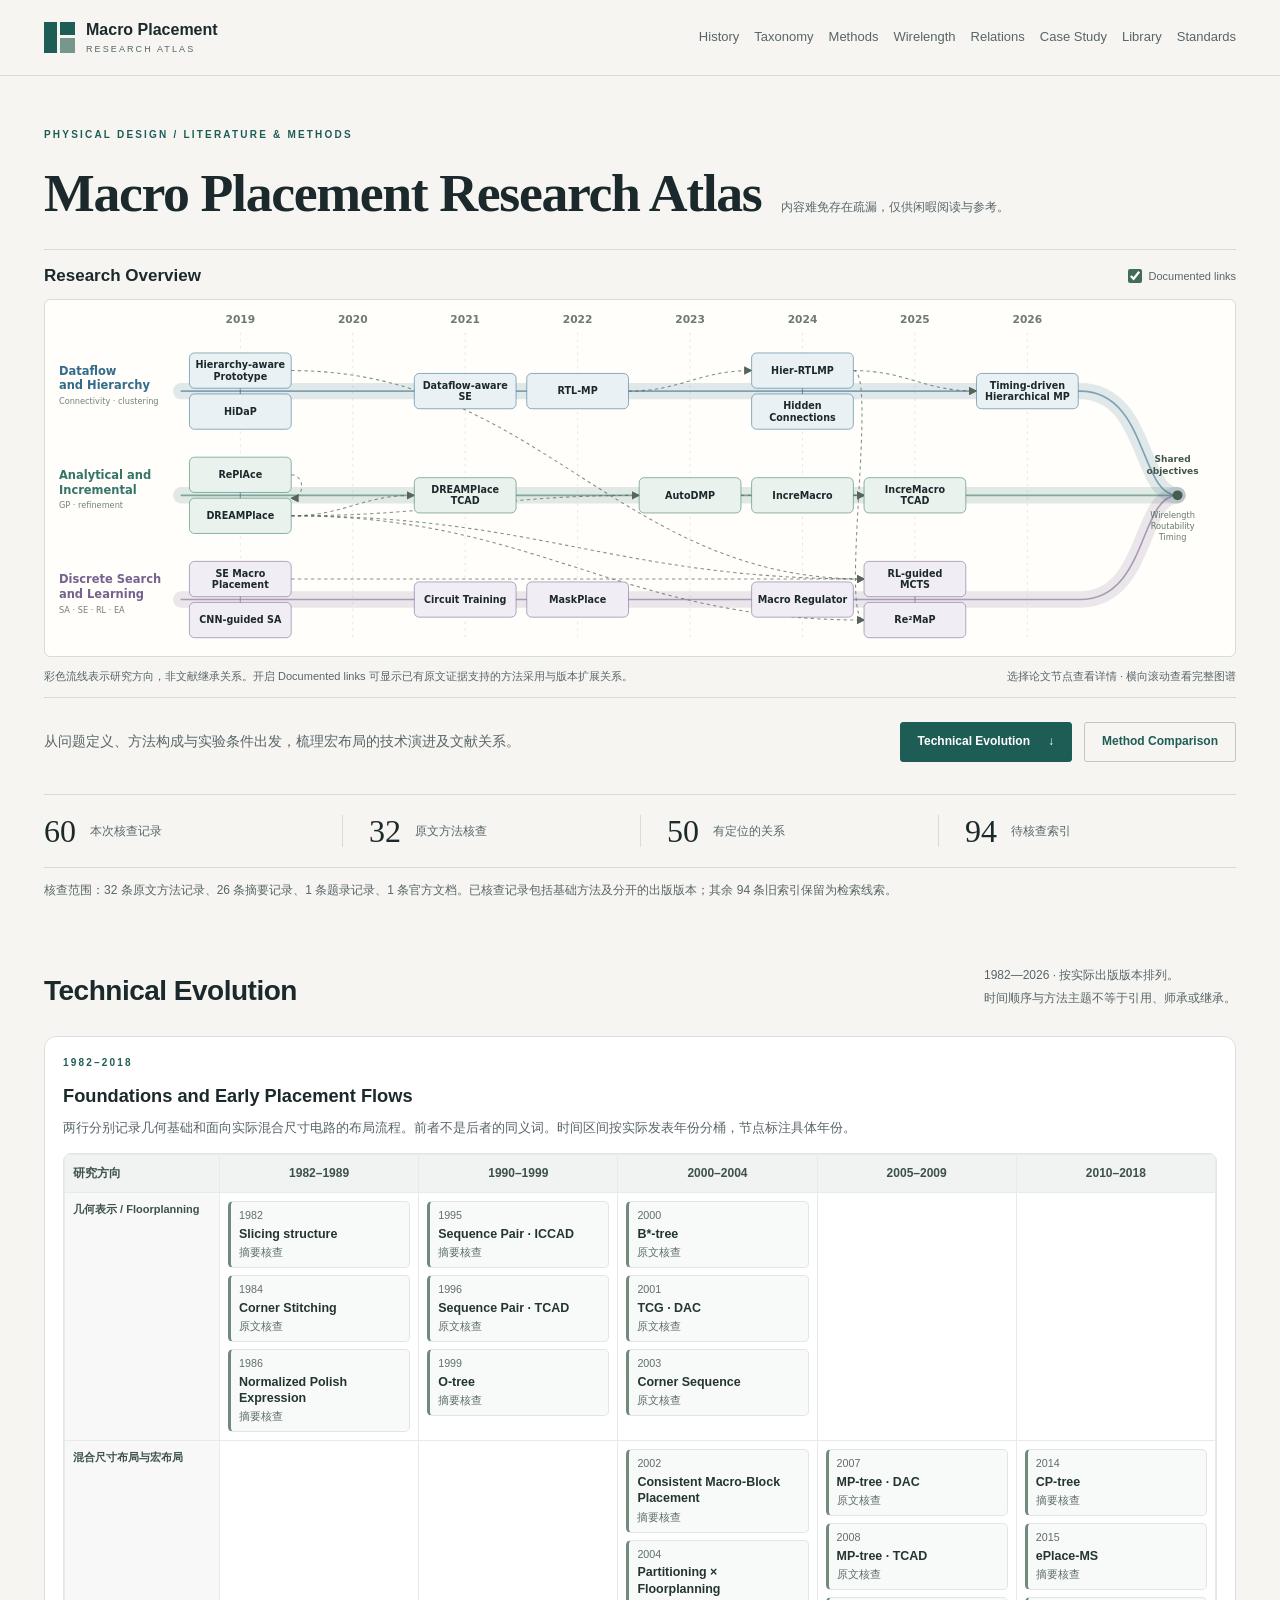
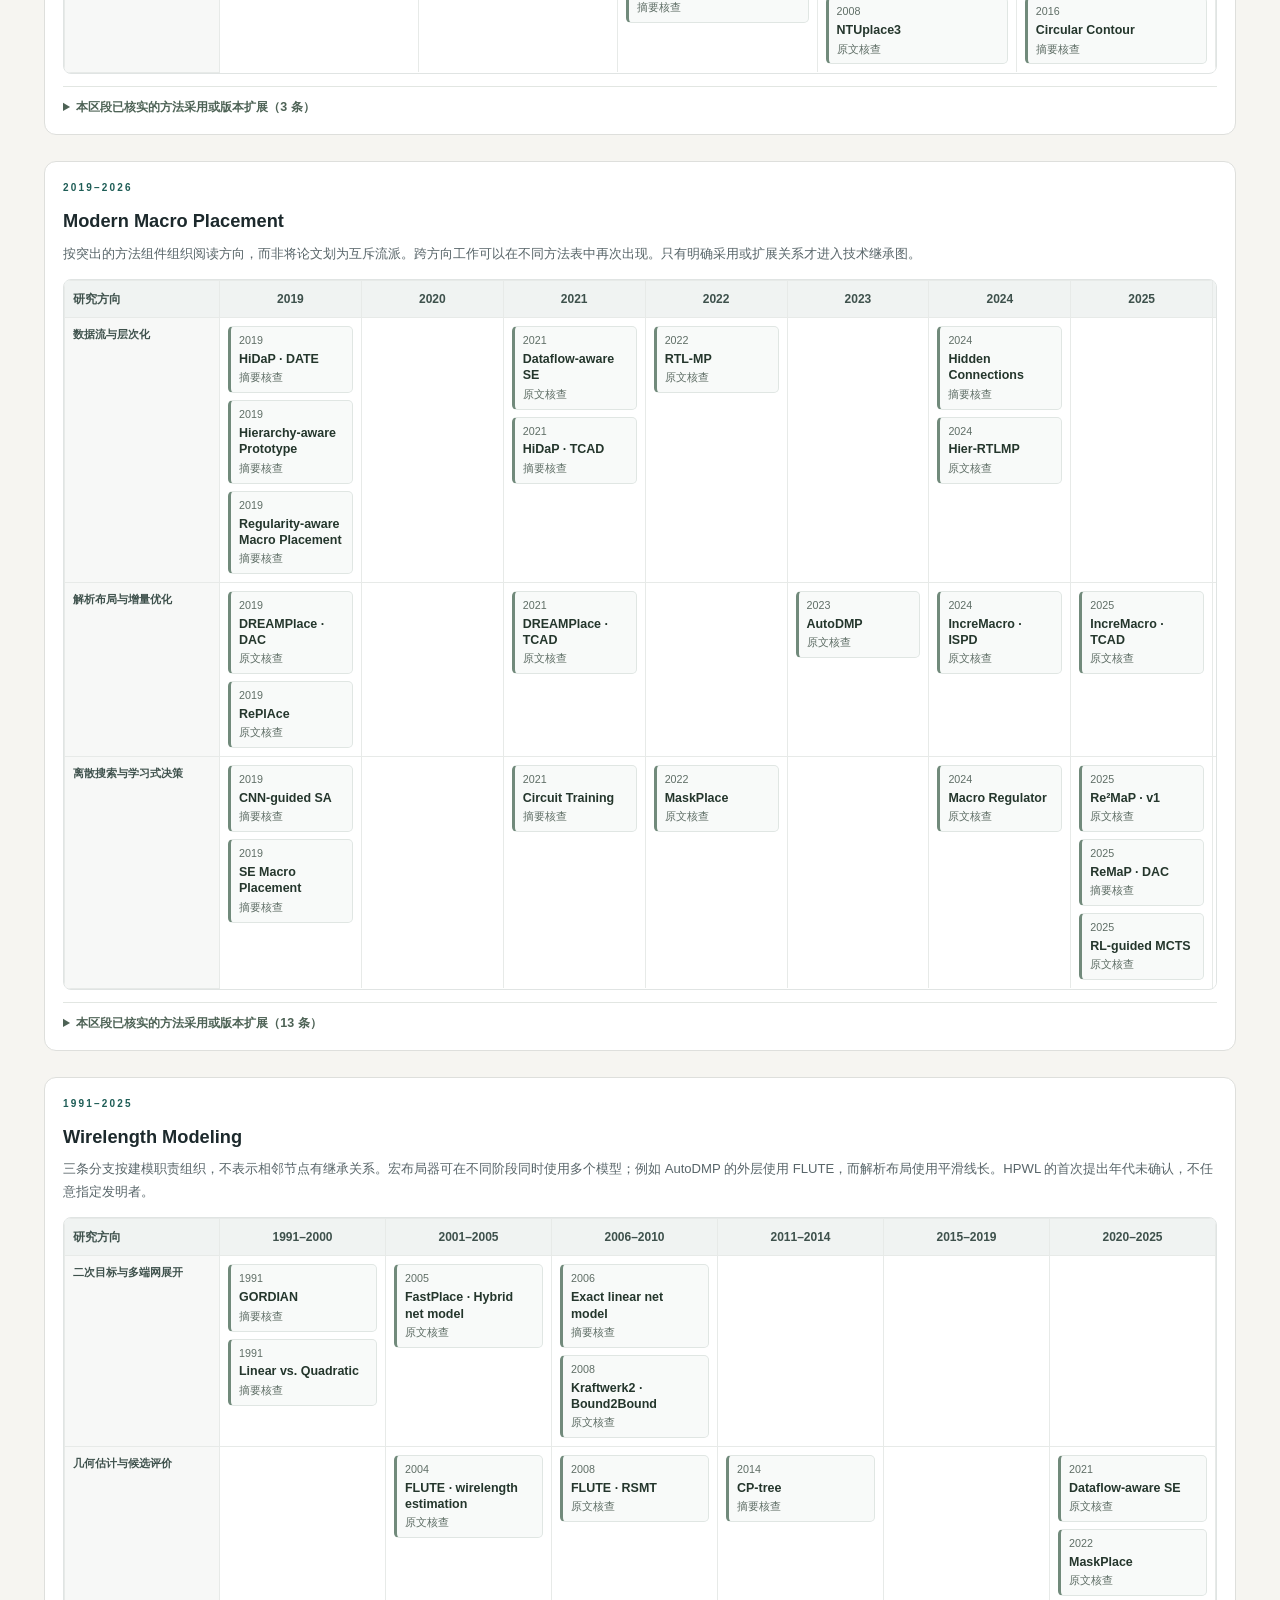
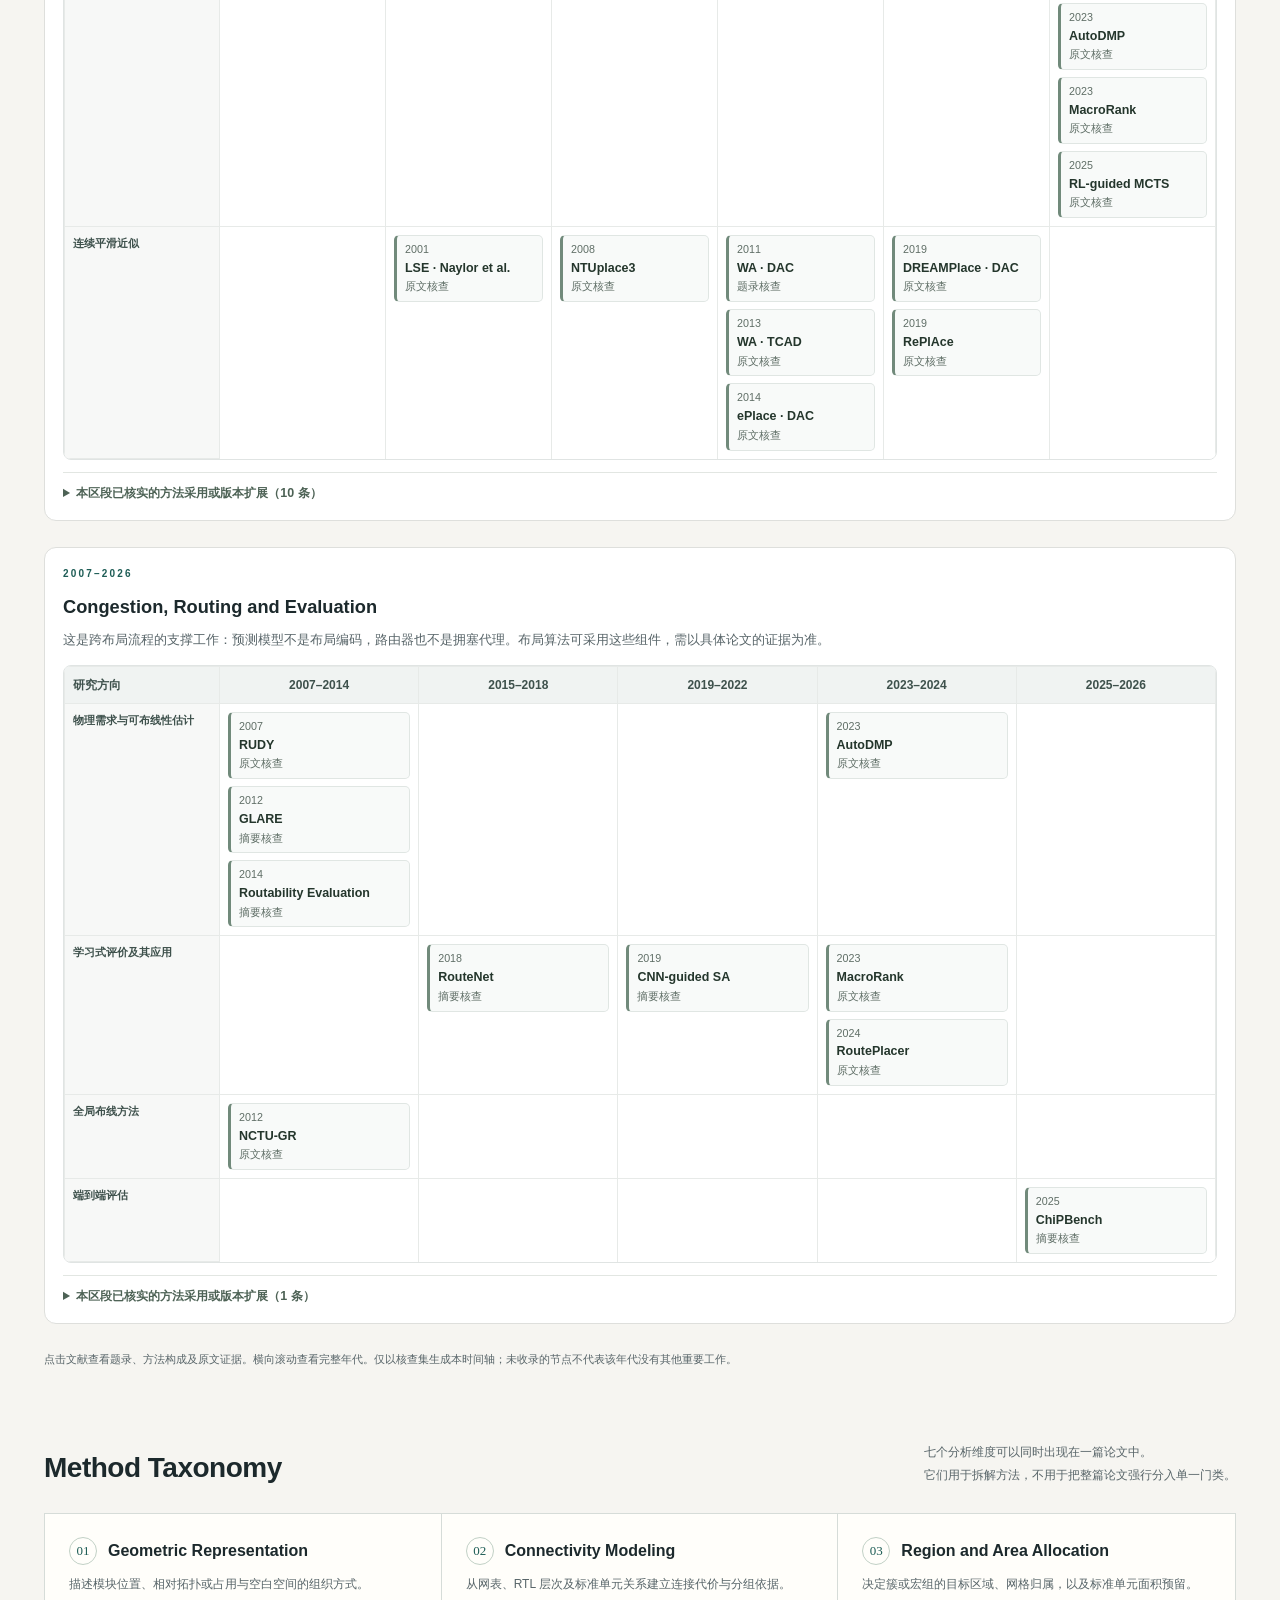
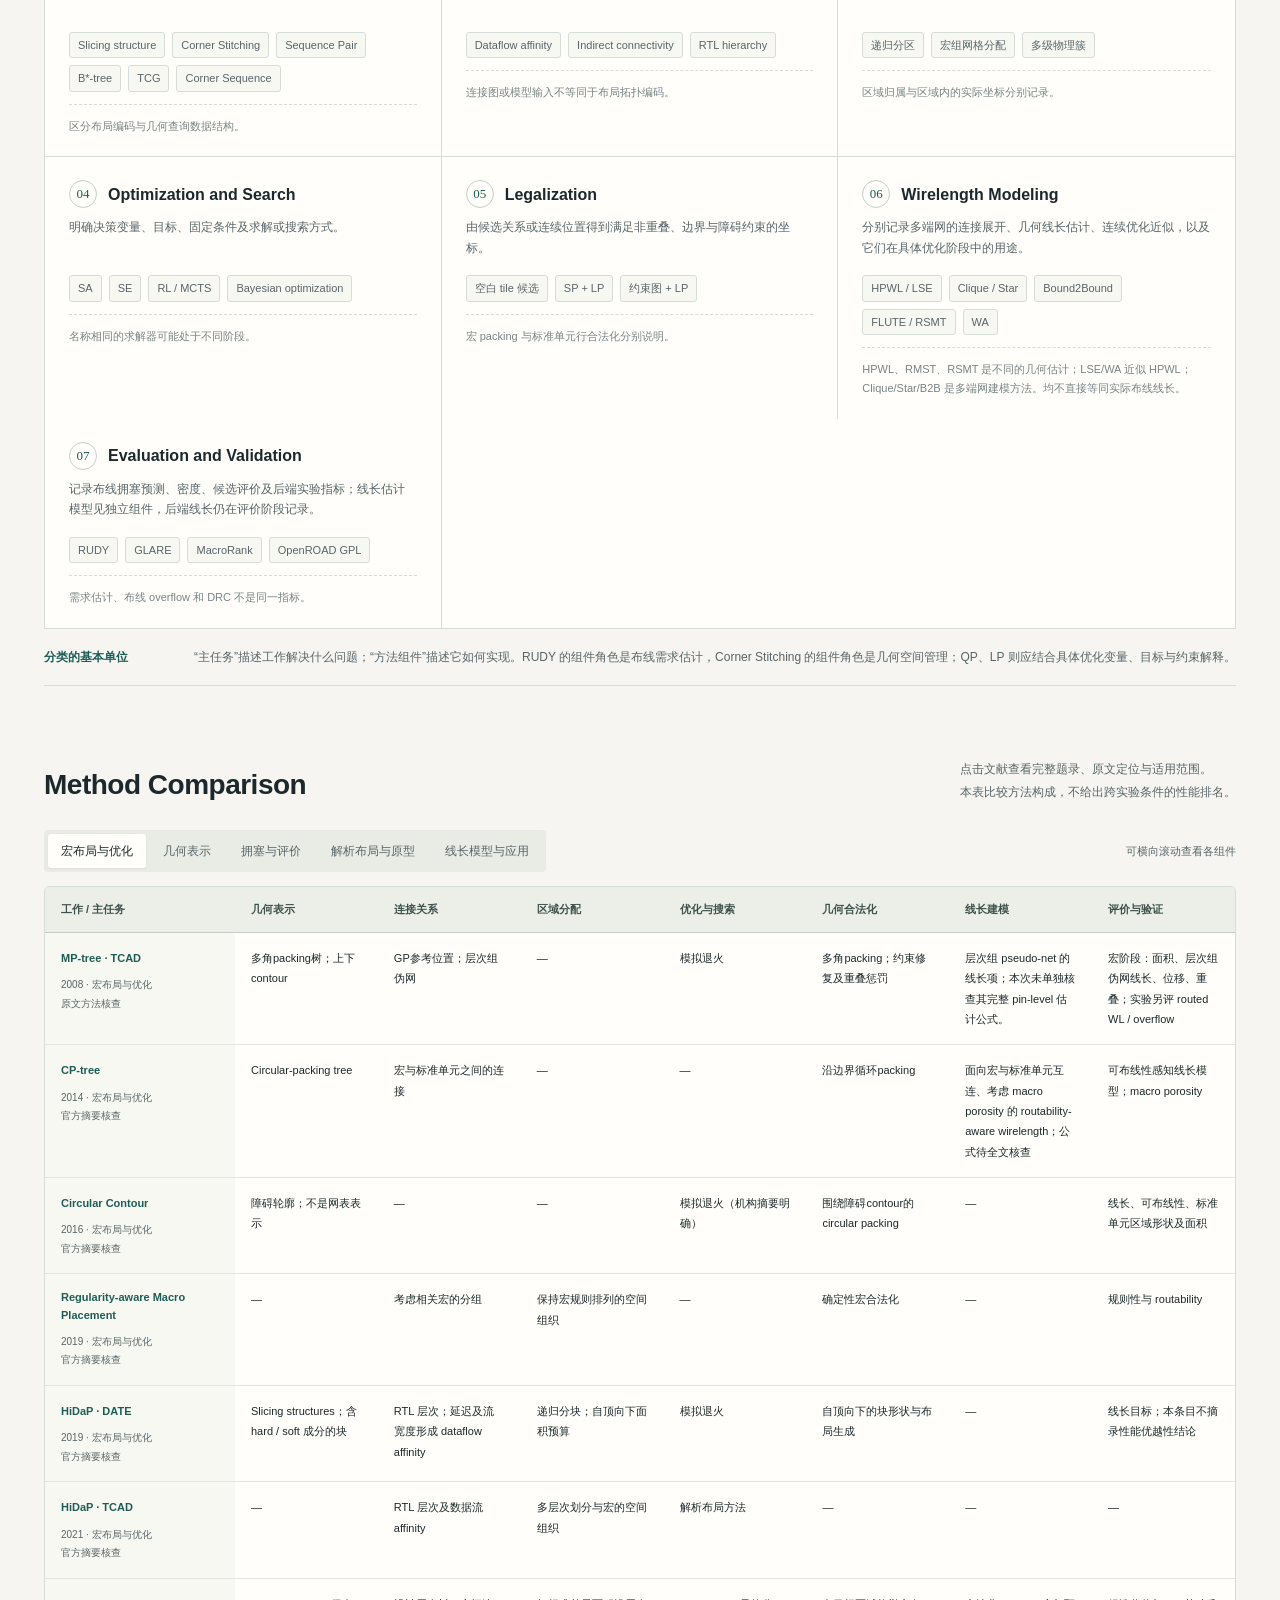
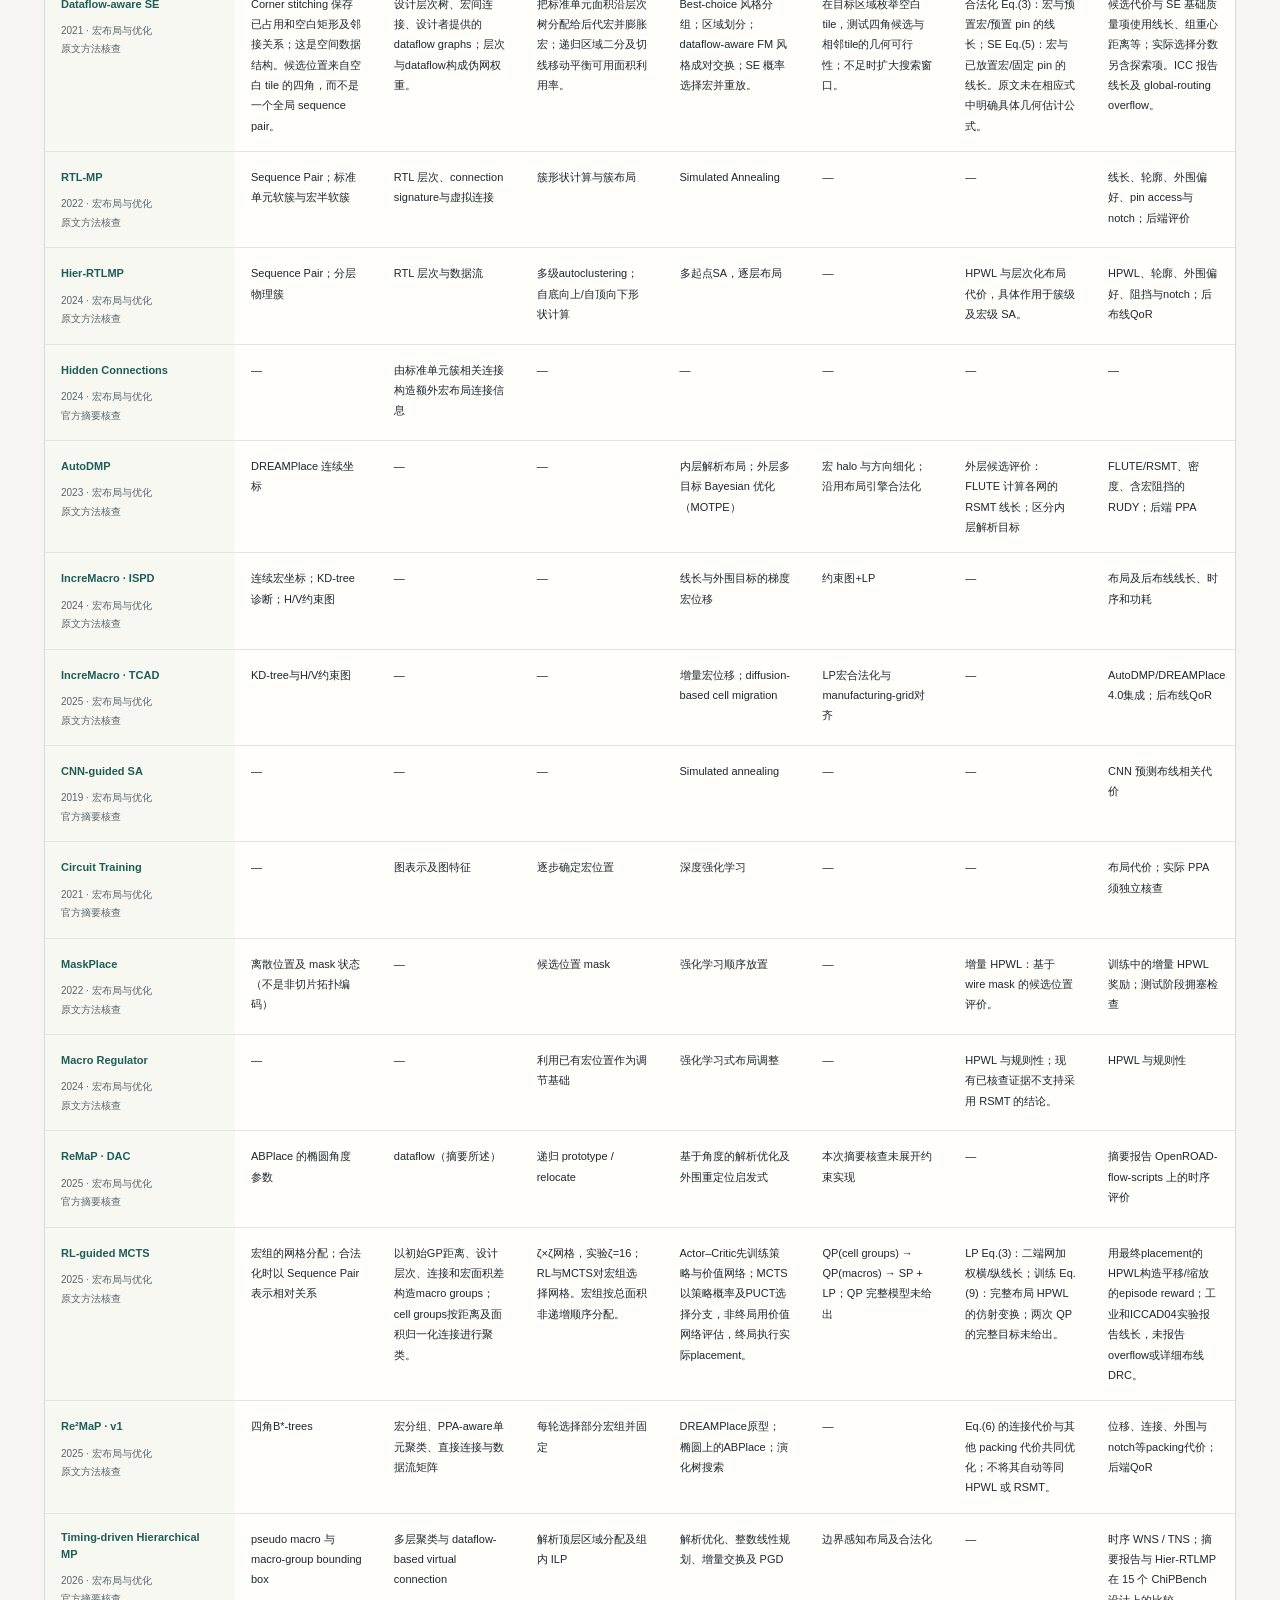
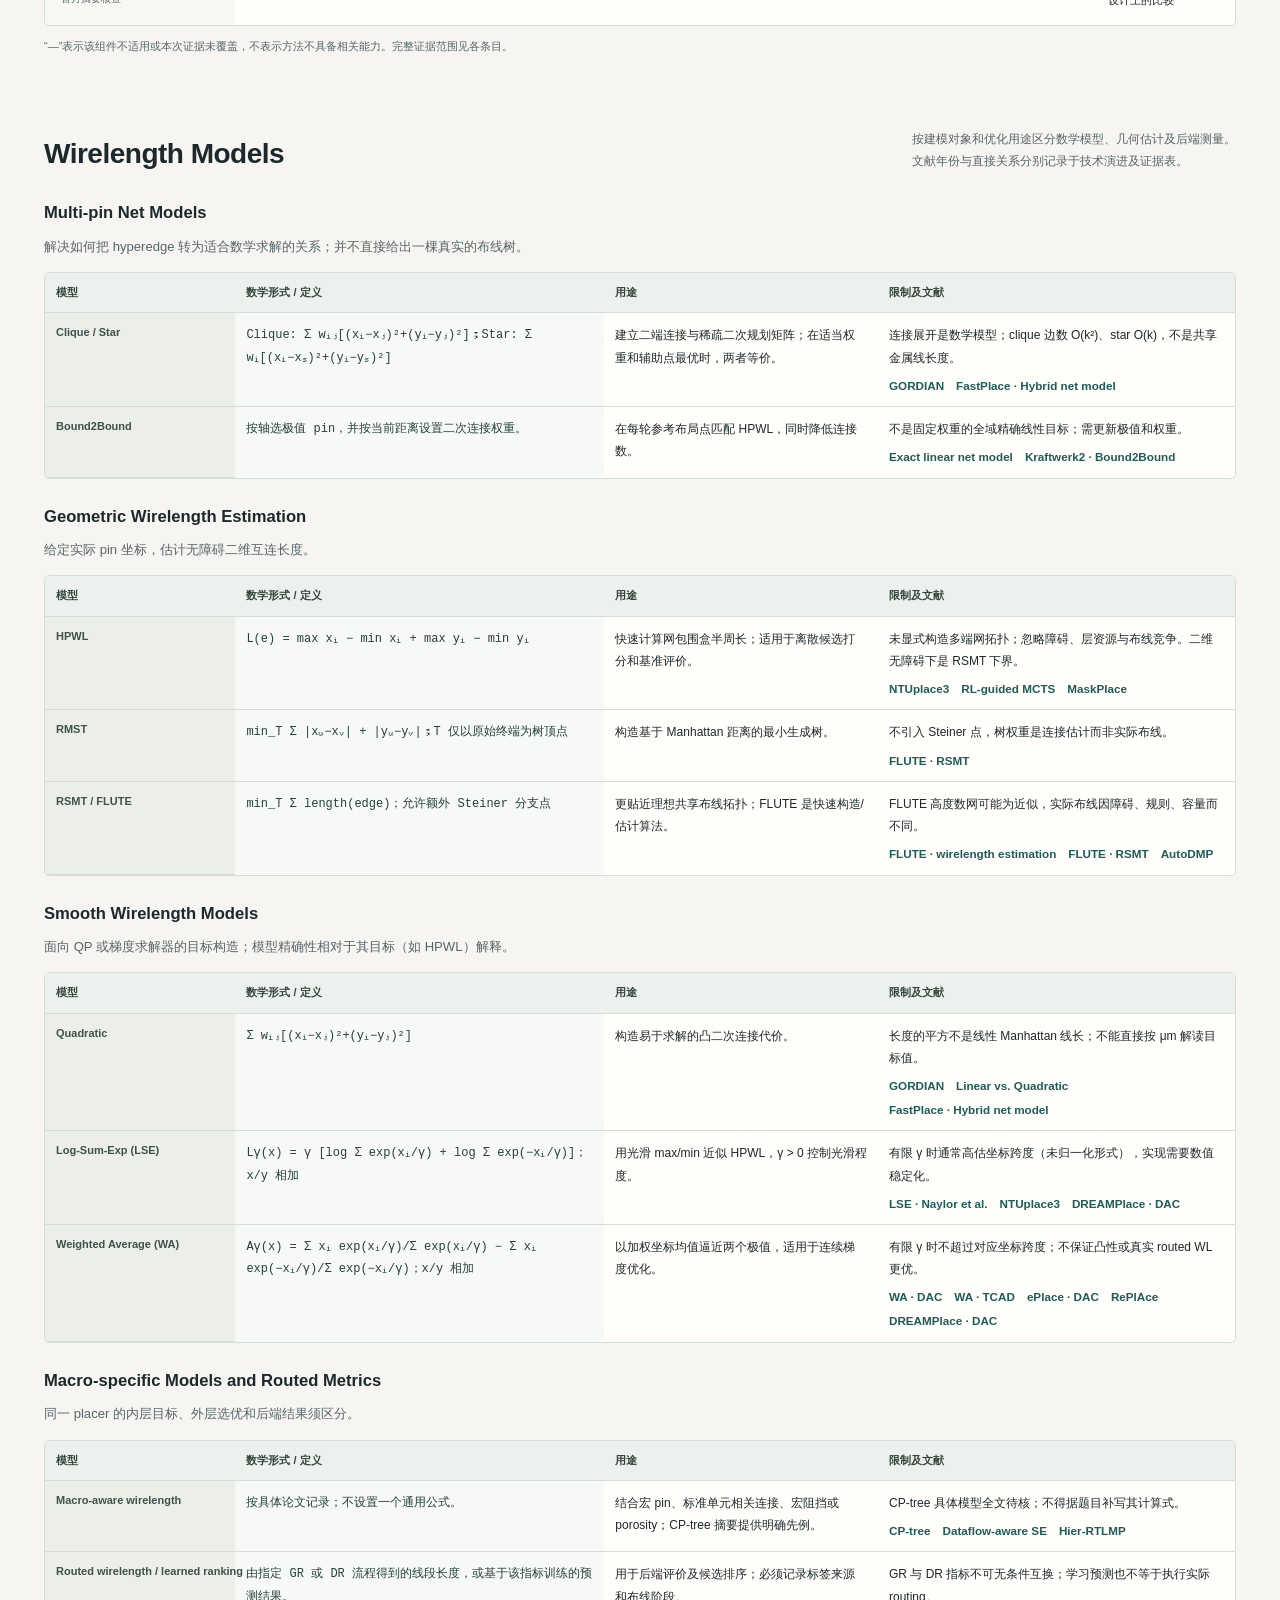
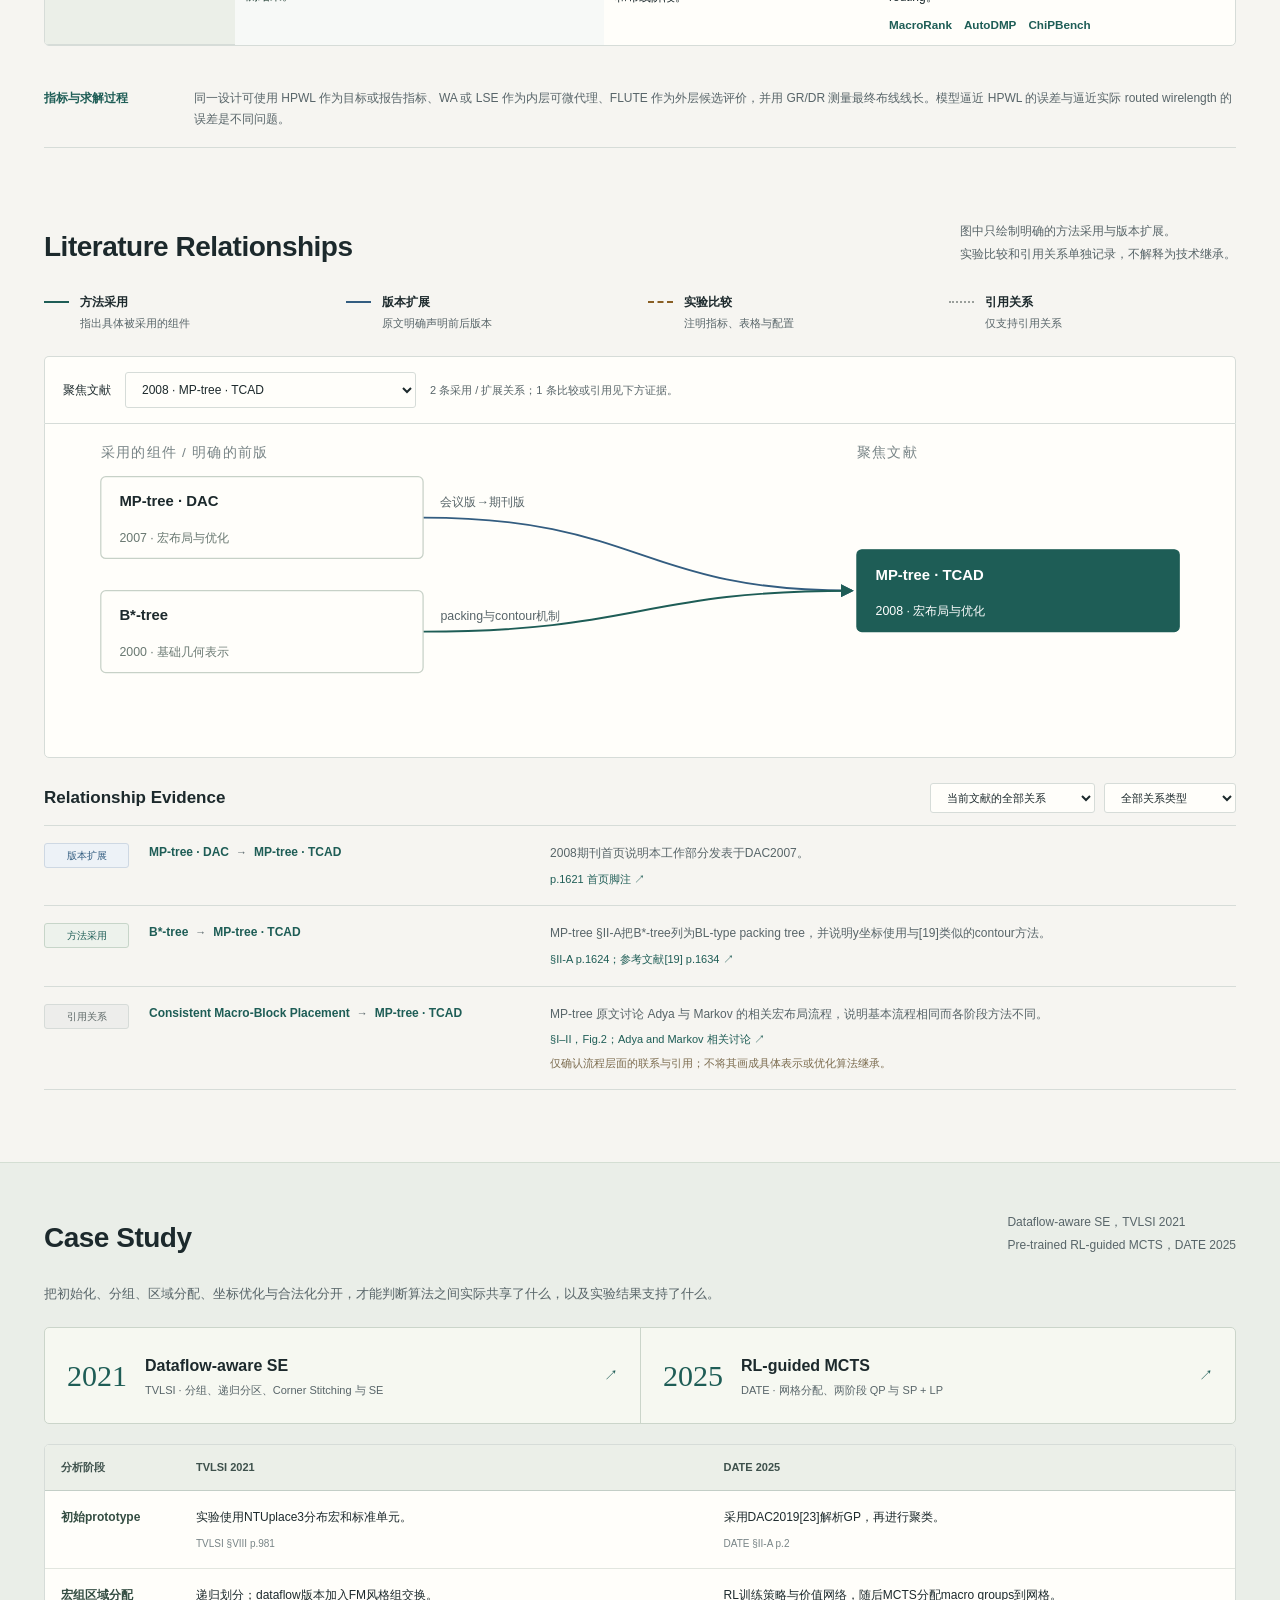
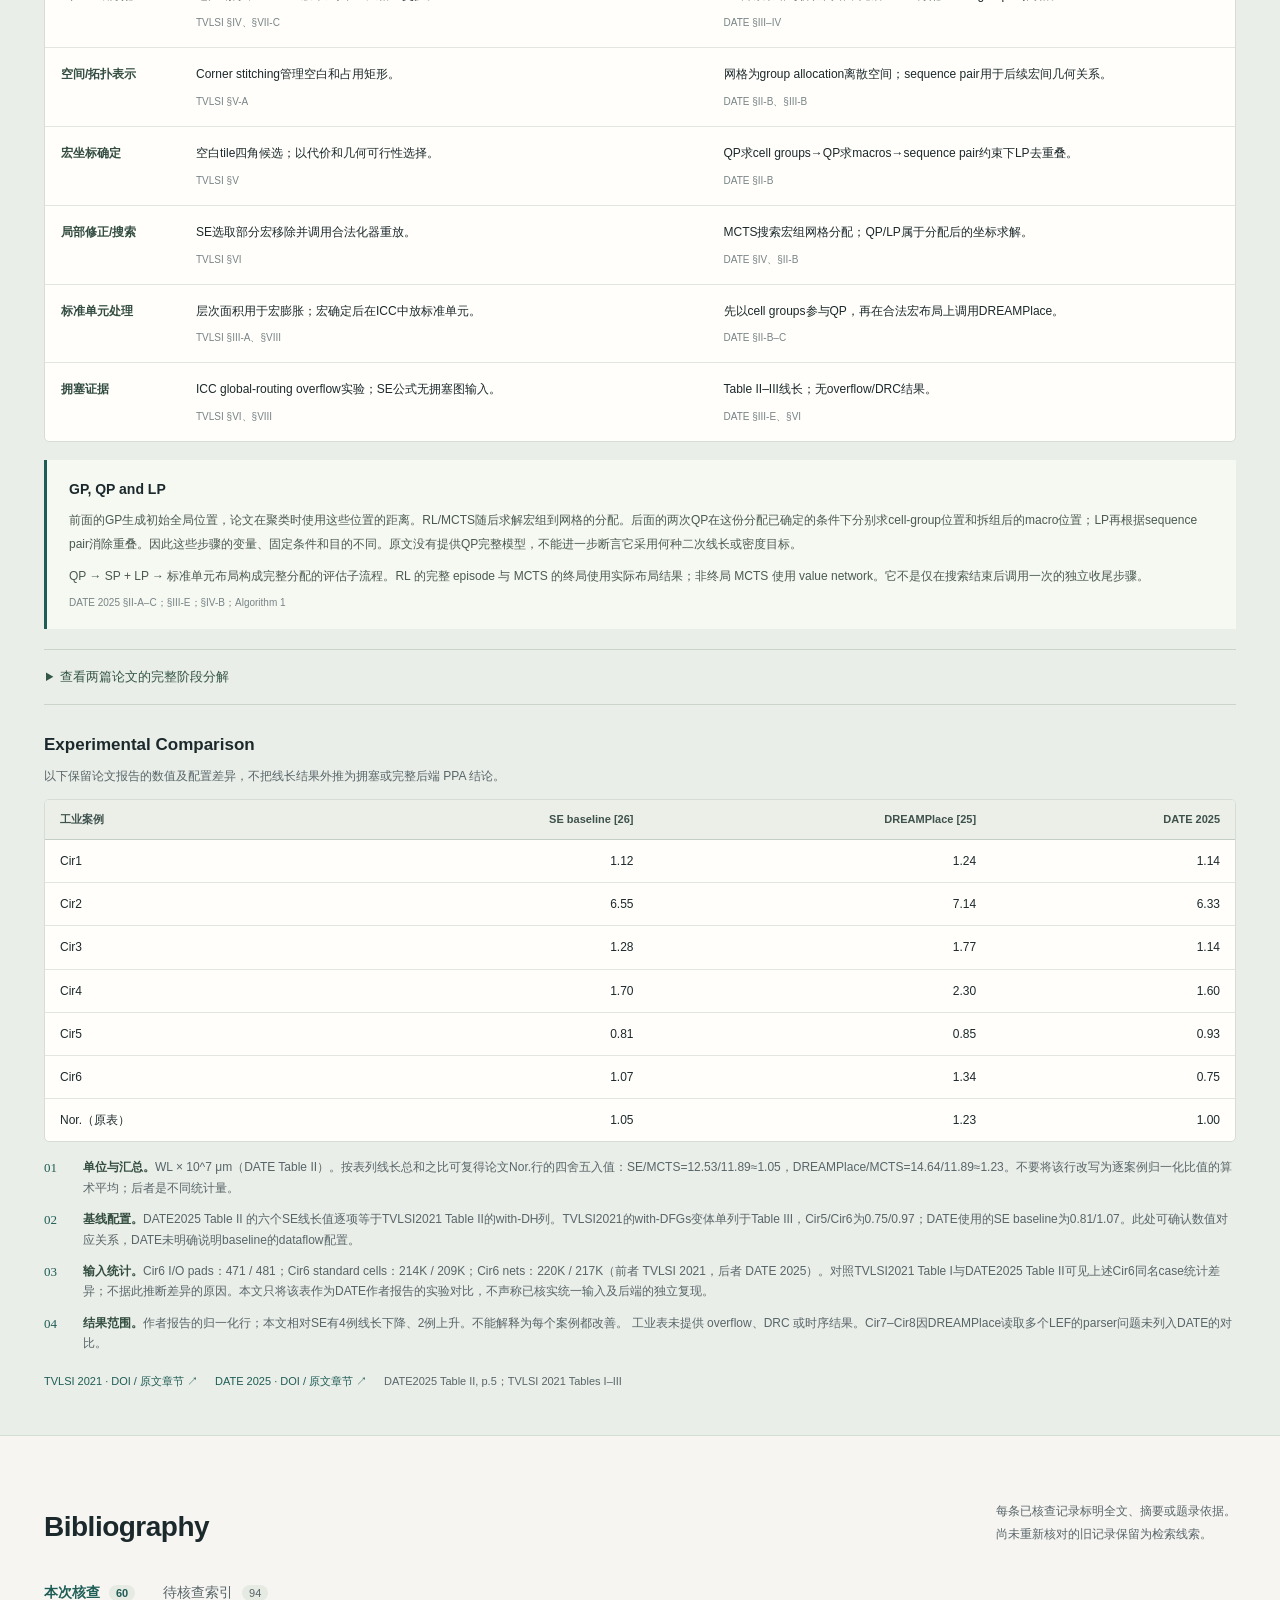
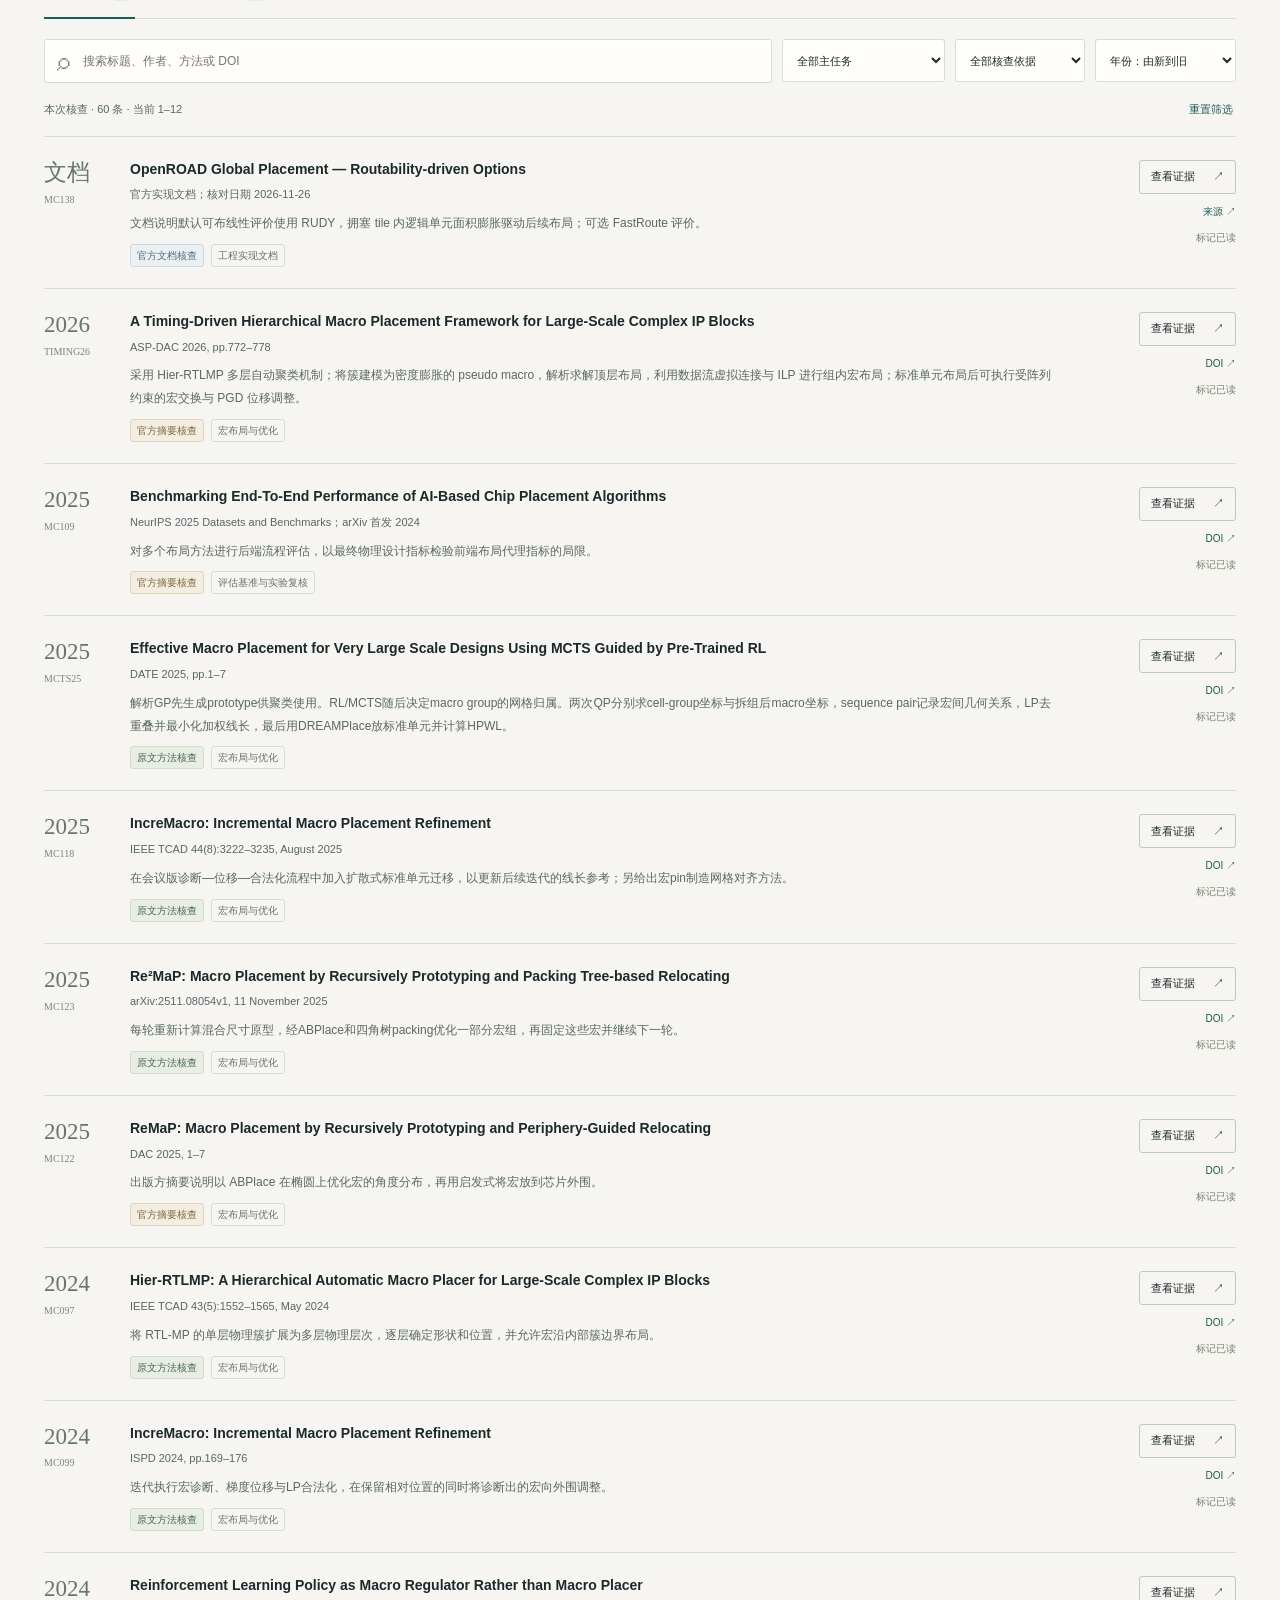
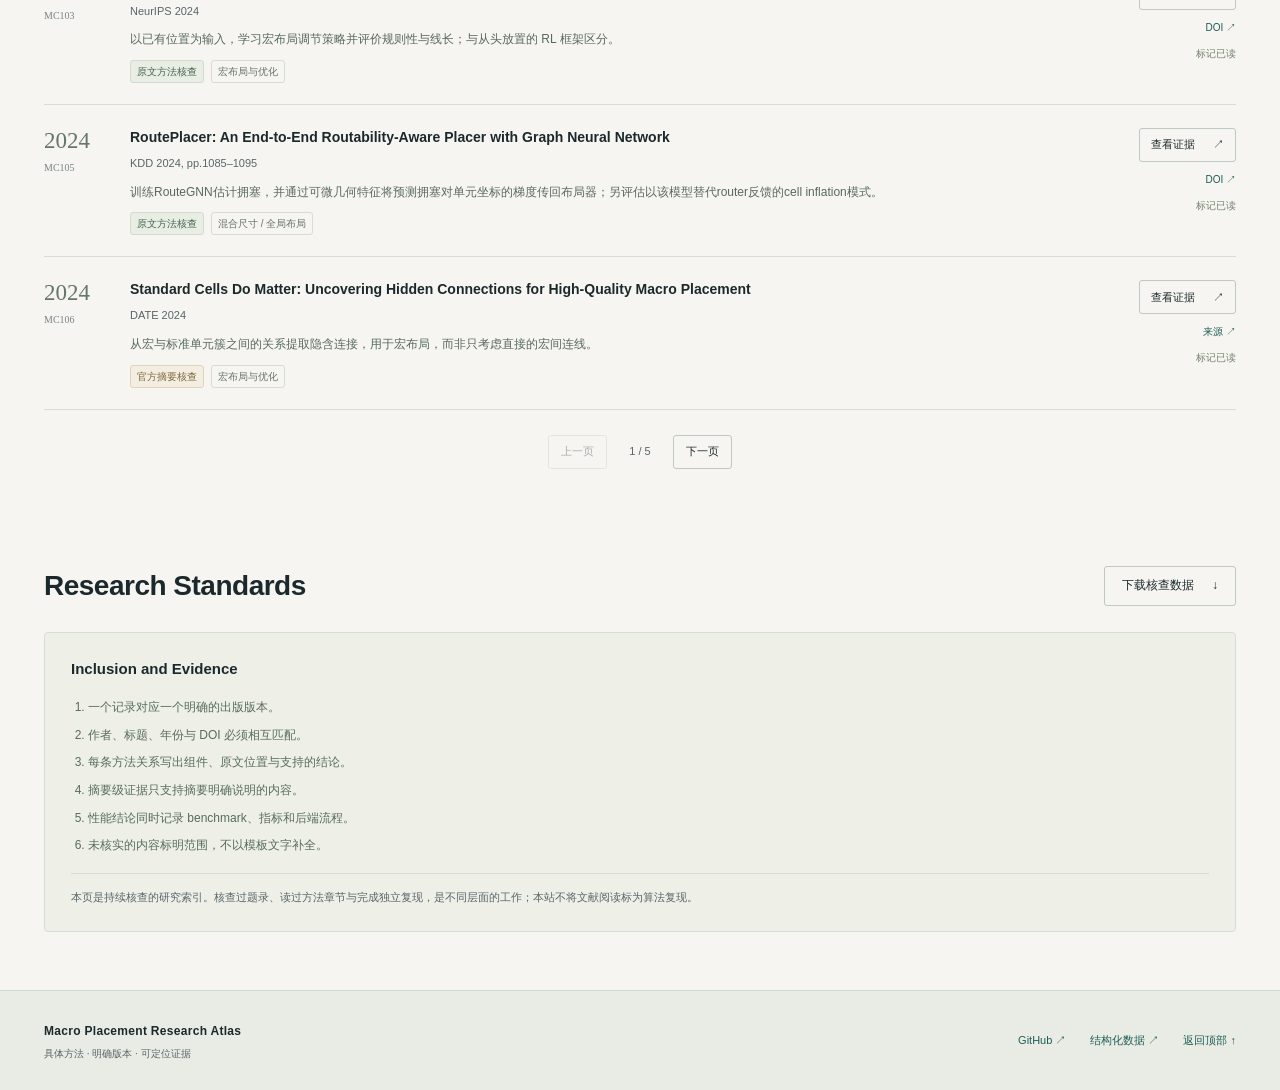
<file: index.html>
<!doctype html>
<html lang="zh-CN">
<head>
<meta charset="utf-8">
<meta name="viewport" content="width=device-width,initial-scale=1">
<meta name="description" content="宏布局研究图谱：按方法构成组织文献，以原文章节和实验条件核对技术关系。">
<meta name="color-scheme" content="light">
<title>Macro Placement Research Atlas</title>
<style>:root{--bg:#f6f5f1;--paper:#fffefa;--ink:#1c292c;--muted:#586569;--soft:#788486;--line:#d6dcd8;--teal:#1e5d56;--teal-light:#e9f0eb;--blue:#335d80;--blue-light:#edf2f7;--sand:#eee9dd;--amber:#895f24;--max:1360px;--radius:5px;--serif:Georgia,'Noto Serif CJK SC','Songti SC','SimSun',serif}*{box-sizing:border-box}html{scroll-behavior:smooth;scroll-padding-top:90px}body{margin:0;background:var(--bg);color:var(--ink);font-family:Inter,-apple-system,BlinkMacSystemFont,'Segoe UI','Noto Sans CJK SC','PingFang SC','Microsoft YaHei',sans-serif;font-size:14px;line-height:1.7}button,input,select{font:inherit;color:inherit}button{cursor:pointer}a{color:var(--teal);text-decoration:none}a:hover{text-decoration:underline}button,a,input,select,summary{outline-offset:4px}button:focus-visible,a:focus-visible,input:focus-visible,select:focus-visible,summary:focus-visible,[tabindex]:focus-visible{outline:2px solid var(--teal)}button:disabled{opacity:.35;cursor:default}h1,h2,h3,h4,p{margin:0}button{background:none;border:0}select,input{background:var(--paper);border:1px solid var(--line);border-radius:3px}select{padding:9px 32px 9px 12px;max-width:100%}input{padding:11px 13px}h2{font-size:28px;letter-spacing:-.5px;line-height:1.4}h3{font-size:17px;font-weight:650}h4{font-size:14px}small{font-size:12px}.page-width{max-width:var(--max);margin:auto;padding-left:44px;padding-right:44px}.masthead{height:76px;position:sticky;top:0;z-index:20;background:rgba(246,245,241,.97);border-bottom:1px solid var(--line);backdrop-filter:blur(12px)}.top-inner{max-width:1472px;padding:0 44px;margin:auto;height:100%;display:flex;align-items:center;gap:34px}.brand{display:flex;align-items:center;gap:10px;color:var(--ink);font-weight:650;font-size:16px;line-height:1.25;white-space:nowrap}.brand:hover{text-decoration:none}.brand-sub{display:block;font-size:9px;letter-spacing:2.1px;font-weight:500;color:var(--muted);margin-top:4px}.brand-symbol{width:32px;height:32px;display:grid;grid-template-columns:13px 15px;grid-template-rows:13px 15px;gap:3px}.brand-symbol i{display:block;background:var(--teal)}.brand-symbol i:first-child{grid-row:span 2}.brand-symbol i:last-child{background:#77968c}.masthead nav{display:flex;align-items:center;gap:24px;margin:auto;white-space:nowrap}.masthead nav a{color:var(--muted);font-size:13px}.source-link{font-size:12px;white-space:nowrap}.hero{display:grid;grid-template-columns:1fr 325px;gap:60px;align-items:start;padding-top:66px;padding-bottom:50px}.eyebrow{font-size:10px;line-height:1.5;letter-spacing:2.2px;font-weight:650;color:var(--teal);margin-bottom:12px}.hero h1{font-family:var(--serif);font-size:48px;letter-spacing:1px;font-weight:600;line-height:1.3}.hero-description{font-size:18px;line-height:1.9;color:var(--muted);margin-top:22px}.hero-actions{display:flex;gap:12px;margin-top:29px;flex-wrap:wrap}.button{display:inline-flex;align-items:center;justify-content:center;gap:18px;min-height:40px;padding:9px 17px;border:1px solid #bdc9c2;background:transparent;border-radius:3px;line-height:1.4;font-size:12px;font-weight:550;text-decoration:none}.button:hover{background:var(--teal-light);text-decoration:none}.button.primary{background:var(--teal);border-color:var(--teal);color:white}.button.primary:hover{background:#174d47}.edition{border-top:2px solid var(--ink);padding:15px 0 0}.edition-top{display:flex;justify-content:space-between;align-items:center}.edition-label{font-size:10px;letter-spacing:1.9px;font-weight:650}.edition-number{font-family:var(--serif);font-size:43px;line-height:1}.edition dl{margin:20px 0 18px;font-size:12px}.edition dl>div{display:flex;justify-content:space-between;padding:8px 0;border-bottom:1px solid var(--line);gap:14px}.edition dt{color:var(--soft)}.edition dd{margin:0;text-align:right}.edition>p{font-size:12px;color:var(--muted);line-height:1.9}.coverage{display:grid;grid-template-columns:repeat(4,1fr);border-top:1px solid var(--line);border-bottom:1px solid var(--line);padding:20px 0}.stat{display:flex;align-items:center;gap:14px;padding-left:26px;border-left:1px solid var(--line)}.stat:first-child{padding-left:0;border-left:0}.stat strong{font-family:var(--serif);font-size:32px;font-weight:400;line-height:1}.stat span{font-size:12px;color:var(--muted)}.coverage-note{font-size:12px;color:var(--muted);margin-top:12px;max-width:1000px}.section{padding-top:64px;padding-bottom:8px}.section-heading{display:flex;align-items:end;justify-content:space-between;gap:35px;margin-bottom:26px}.section-heading>p{font-size:12px;color:var(--muted);line-height:1.9;max-width:500px}.axis-grid{display:grid;grid-template-columns:repeat(3,1fr);border:1px solid var(--line);background:var(--paper)}.axis{padding:23px 24px 21px;border-right:1px solid var(--line);border-bottom:1px solid var(--line)}.axis:nth-child(3n){border-right:0}.axis:nth-child(n+4){border-bottom:0}.axis-top{display:flex;align-items:center;gap:11px;margin-bottom:9px}.axis-code{font-family:var(--serif);font-size:13px;color:var(--teal);border:1px solid #c2d1c6;border-radius:50%;width:28px;height:28px;text-align:center;line-height:26px}.axis h3{font-size:16px}.axis>p{font-size:12px;color:var(--muted);min-height:43px}.axis-examples{display:flex;flex-wrap:wrap;gap:7px;margin-top:15px}.chip{font-size:11px;line-height:1.5;padding:4px 8px;border:1px solid var(--line);border-radius:3px;color:var(--muted);background:#f8f8f3;display:inline-block}.chip:hover{background:var(--teal-light);color:var(--teal)}.axis-boundary{font-size:11px;color:var(--soft);padding-top:12px;margin-top:12px;border-top:1px dashed var(--line)}.definition-note{display:grid;grid-template-columns:138px 1fr;gap:12px;padding:18px 0;border-bottom:1px solid var(--line);font-size:12px}.definition-note strong{font-weight:600;color:var(--teal)}.definition-note p{color:var(--muted)}.toolbar{display:flex;align-items:center;justify-content:space-between;gap:20px;margin-bottom:14px}.segmented{display:flex;gap:4px;background:#e9ece5;padding:4px;border-radius:4px}.segmented button{font-size:12px;padding:7px 13px;color:var(--muted);border-radius:3px}.segmented button[aria-pressed=true]{background:var(--paper);box-shadow:0 1px 3px #1c292c10;color:var(--ink)}.quiet{font-size:11px;color:var(--muted)}.table-frame{overflow:auto;border:1px solid var(--line);border-radius:var(--radius);background:var(--paper)}table{border-collapse:collapse;width:100%;text-align:left}th{font-size:11px;font-weight:650;white-space:nowrap;background:#ebefe8;color:#3e514c;padding:13px 16px;border-bottom:1px solid #c3cec6}td{vertical-align:top;padding:15px 16px;border-bottom:1px solid #e2e6df;font-size:12px;line-height:1.85}tr:last-child>td{border-bottom:0}.method-table{min-width:1190px;table-layout:fixed}.method-table th:first-child{width:190px}.method-table td:first-child,.method-table th:first-child{position:sticky;left:0;background:#f7f8f1;box-shadow:1px 0 #d6dcd8;z-index:1}.method-table th:first-child{background:#ebefe8}.method-table td{font-size:11px}.paper-link{padding:0;text-align:left;color:var(--teal);font-weight:600;line-height:1.55}.paper-link:hover{text-decoration:underline}.matrix-paper small{display:block;margin-top:8px;font-size:10px;color:var(--muted)}.table-note{font-size:11px;color:var(--muted);margin-top:11px}.relation-definitions{display:grid;grid-template-columns:repeat(4,1fr);gap:15px;margin-bottom:23px}.relation-definitions>div{font-size:11px;display:grid;grid-template-columns:28px 1fr;column-gap:8px;row-gap:2px}.relation-definitions strong{font-size:12px;font-weight:600}.relation-definitions span:last-child{grid-column:2;color:var(--muted)}.relation-key{display:block;width:25px;align-self:center;border-top:2px solid var(--teal)}.relation-key.extend{border-color:var(--blue)}.relation-key.compare{border-color:var(--amber);border-top-style:dashed}.relation-key.cite{border-color:#9a9f9b;border-top-style:dotted}.graph-controls{display:flex;gap:14px;align-items:center;padding:15px 18px;background:var(--paper);border:1px solid var(--line);border-bottom:0;border-radius:5px 5px 0 0;font-size:12px;flex-wrap:wrap}.graph-controls select{max-width:440px;font-size:12px}.graph-frame{overflow:auto;background:var(--paper);border:1px solid var(--line);border-radius:0 0 5px 5px;min-height:220px}.graph-frame svg{display:block;margin:auto;width:100%;min-width:720px;font-family:inherit}.graph-node{cursor:pointer}.graph-node rect{fill:#fffefa;stroke:#c7d1c7;stroke-width:1}.graph-node:hover rect,.graph-node:focus rect{stroke:var(--teal);stroke-width:2}.graph-node.focus rect{fill:var(--teal);stroke:var(--teal)}.graph-node text{fill:var(--ink)}.graph-node .node-sub{fill:#697871}.graph-node.focus text,.graph-node.focus .node-sub{fill:white}.graph-line{fill:none;stroke-width:1.5}.graph-label{font-size:10px;fill:var(--muted)}.graph-heading{font-size:11px;fill:var(--soft);letter-spacing:1px}.empty{padding:38px 24px;text-align:center;font-size:13px;color:var(--muted)}.relationship-table-head{display:flex;align-items:center;justify-content:space-between;gap:20px;margin:25px 0 12px}.filters-inline{display:flex;gap:9px}.filters-inline select{font-size:11px;padding-top:7px;padding-bottom:7px}.relation-list{border-top:1px solid var(--line)}.relation-row{display:grid;grid-template-columns:85px minmax(230px,1fr) minmax(280px,1.8fr);gap:20px;padding:17px 0;border-bottom:1px solid var(--line);font-size:12px}.relation-type{height:max-content;font-size:10px;display:inline-block;padding:3px 7px;border:1px solid #c7d5c9;border-radius:3px;background:#edf2ec;color:var(--teal);text-align:center}.relation-type.extends{background:var(--blue-light);color:var(--blue);border-color:#ced8e3}.relation-type.compares{background:#f4eee2;color:var(--amber);border-color:#dfd0b6}.relation-type.cites{background:#ededeb;color:#5d6867;border-color:#d6dbd8}.relation-endpoints{display:flex;flex-wrap:wrap;align-items:baseline;gap:7px}.relation-endpoints .paper-link{font-size:12px}.relation-detail p{color:var(--muted)}.relation-locator{display:block;font-size:11px;margin-top:6px}.relation-limit{display:block;font-size:11px;color:#7c6c4f;margin-top:5px}.comparison-section{margin-top:64px;background:#eaeee8;border-top:1px solid #d4ded3;border-bottom:1px solid #d4ded3;padding:48px 0 45px}.section-intro{font-size:13px;color:var(--muted);max-width:820px;margin-bottom:22px}.paper-pair-head{display:grid;grid-template-columns:1fr 1fr;border:1px solid #cbd5ca;border-radius:5px;overflow:hidden;margin-bottom:20px;background:#f6f8f1}.paper-pair-head button{display:flex;text-align:left;align-items:center;gap:18px;padding:22px}.paper-pair-head button+button{border-left:1px solid #cbd5ca}.paper-pair-head button:hover{background:#fffefa}.pair-year{font-family:var(--serif);font-size:30px;color:var(--teal)}.paper-pair-head strong{display:block;font-size:16px;font-weight:600}.paper-pair-head small{display:block;font-size:11px;color:var(--muted);margin-top:2px}.paper-pair-head button>span:last-child{margin-left:auto;color:var(--teal)}.pair-table{min-width:650px;table-layout:fixed}.pair-table th:first-child{width:135px}.pair-table td:first-child{font-weight:600;color:#344d42}.pair-table td{line-height:1.9}.source-locator{display:block;font-size:10px;color:var(--soft);margin-top:6px}.technical-note{margin-top:18px;border-left:3px solid var(--teal);background:#f6f8f2;padding:18px 22px}.technical-note h3{font-size:14px;margin-bottom:6px}.technical-note p{font-size:12px;color:#4a5a51;line-height:2}.technical-note p+p{margin-top:8px}.pipeline-details{border-top:1px solid #cad5c9;border-bottom:1px solid #cad5c9;margin-top:20px}.pipeline-details summary{cursor:pointer;padding:16px 2px;font-size:13px;font-weight:550;color:#345647}.pipeline-columns{display:grid;grid-template-columns:1fr 1fr;gap:30px;padding:2px 0 22px}.pipeline-column h4{font-size:14px;margin-bottom:18px}.pipeline-step{display:grid;grid-template-columns:26px 1fr;gap:13px;margin-bottom:17px}.step-no{font-family:var(--serif);color:var(--teal);width:24px;height:24px;border:1px solid #bfcfbd;border-radius:50%;line-height:22px;text-align:center;font-size:12px}.pipeline-step h5{font-size:12px;margin:0 0 4px}.pipeline-step p{font-size:11px;color:var(--muted)}.pipeline-step p strong{font-weight:550;color:#3b5447}.experiment-heading{margin:26px 0 13px}.experiment-heading>p{font-size:12px;color:var(--muted);margin-top:6px}.experiment-table{min-width:660px;font-variant-numeric:tabular-nums}.experiment-table td,.experiment-table th{padding:10px 15px}.experiment-table tbody td:not(:first-child){text-align:right}.experiment-table thead th:not(:first-child){text-align:right}.experiment-notes{display:grid;gap:11px;margin-top:15px}.experiment-note{display:grid;grid-template-columns:29px 1fr;gap:10px;font-size:12px;color:var(--muted)}.experiment-note>span{font-family:var(--serif);font-size:13px;color:var(--teal)}.experiment-note strong{color:#334d40;font-weight:600}.comparison-sources{margin-top:18px;font-size:11px;color:var(--muted);display:flex;flex-wrap:wrap;gap:17px}.library-tabs{display:flex;gap:28px;border-bottom:1px solid var(--line);margin-bottom:20px}.library-tabs button{padding:9px 0 13px;color:var(--muted);font-size:14px;position:relative}.library-tabs button[aria-selected=true]{color:var(--teal);font-weight:650}.library-tabs button[aria-selected=true]:after{content:'';display:block;height:2px;position:absolute;bottom:-1px;left:0;right:0;background:var(--teal)}.library-tabs span{font-size:11px;background:#e5eae2;padding:2px 7px;border-radius:10px;margin-left:5px}.search-toolbar{display:flex;gap:10px;align-items:center}.search-field{display:flex;align-items:center;background:var(--paper);border:1px solid var(--line);border-radius:3px;flex:1;min-width:160px}.search-field>span{font-size:25px;line-height:1;padding-left:12px;color:var(--soft)}.search-field input{border:0;width:100%;background:transparent;min-width:0;font-size:12px}.search-toolbar select{font-size:11px;height:43px;padding-left:10px}.library-state{display:flex;align-items:center;justify-content:space-between;margin:14px 0;font-size:11px;color:var(--muted)}.text-button{font-size:11px;color:var(--teal);padding:3px}.text-button:hover{text-decoration:underline}.pending-note{background:#f0eadc;border:1px solid #ddd2b9;border-radius:3px;color:#74603f;font-size:12px;padding:12px 16px;margin-bottom:15px}.paper-list{border-top:1px solid var(--line)}.paper-row{display:grid;grid-template-columns:66px 1fr 132px;gap:20px;padding:21px 0;border-bottom:1px solid var(--line)}.paper-year{font-family:var(--serif);font-size:23px;line-height:1.3;color:#65766b}.paper-year span{font-family:inherit;display:block;font-size:10px;color:var(--soft);margin-top:5px}.paper-title{font-size:14px;font-weight:600;color:var(--ink);line-height:1.6;text-align:left;padding:0}.paper-title:hover{color:var(--teal);text-decoration:underline}.paper-byline{font-size:11px;color:var(--muted);margin-top:4px}.paper-method{font-size:12px;color:#59695f;margin-top:8px;line-height:1.9;max-width:930px}.paper-flags{display:flex;align-items:center;gap:7px;flex-wrap:wrap;margin-top:9px}.badge{font-size:10px;line-height:1.5;padding:3px 6px;border-radius:3px;color:#496454;background:#e8eee4;border:1px solid #d1dcca;white-space:nowrap}.badge.abstract{background:#f3eee1;border-color:#e0d5bc;color:#7e663c}.badge.metadata{background:#eeefed;border-color:#d7dcd6;color:#69736b}.badge.documentation{background:#eaf0f4;border-color:#cbd9e5;color:#526b7e}.badge.role{background:transparent;color:#65736a;border-color:#d7dcd6}.paper-actions{display:flex;flex-direction:column;align-items:end;gap:9px;justify-content:start;padding-top:2px}.paper-actions .button{font-size:11px;min-height:34px;padding:7px 11px}.paper-actions .source-short{font-size:10px}.paper-read{font-size:10px;color:#74816e;padding:0}.paper-read.is-read{color:var(--teal)}.pagination{display:flex;justify-content:center;align-items:center;gap:22px;margin:25px 0}.pagination .button{font-size:11px;min-height:34px;padding:7px 12px}.pagination span{font-size:11px;color:var(--muted)}.revision-section{padding-bottom:58px}.revision-grid{display:grid;grid-template-columns:1.5fr 1fr;gap:46px}.revision-item{display:grid;grid-template-columns:31px 1fr;gap:12px;padding:17px 0;border-top:1px solid var(--line)}.revision-item>span{font-family:var(--serif);font-size:17px;color:#81917f}.revision-item h3{font-size:13px;margin-bottom:5px}.revision-item p{font-size:12px;color:var(--muted)}.standards{background:#eef0e8;border:1px solid var(--line);border-radius:4px;padding:23px 26px;align-self:start}.standards h3{font-size:15px}.standards ol{padding-left:17px;font-size:12px;color:#586b5c;line-height:2.3;margin:13px 0}.standards p{font-size:11px;line-height:1.9;color:var(--muted);border-top:1px solid #d4ded0;padding-top:13px}footer{background:#e9ece4;border-top:1px solid #d0d9cd;padding:28px 0}.footer-inner{display:flex;align-items:center;justify-content:space-between;gap:20px}.footer-inner strong{font-size:12px;letter-spacing:.3px}.footer-inner p{font-size:10px;color:var(--muted);margin-top:3px}.footer-inner>div:last-child{display:flex;gap:24px;font-size:11px}dialog{border:0;border-radius:7px;max-width:880px;width:calc(100% - 32px);max-height:calc(100dvh - 50px);padding:0;background:var(--paper);color:var(--ink);box-shadow:0 24px 100px #132d2650}dialog::backdrop{background:rgba(21,36,29,.48);backdrop-filter:blur(2px)}.dialog-shell{padding:0 35px 32px}.dialog-tools{position:sticky;top:0;background:var(--paper);display:flex;align-items:center;justify-content:space-between;padding:18px 0 10px;border-bottom:1px solid var(--line);z-index:2;margin-bottom:20px}.dialog-tools>span{font-size:10px;letter-spacing:1.2px;color:var(--muted)}.close-button{font-size:27px;line-height:30px;width:34px;height:34px;color:var(--muted)}.close-button:hover{background:#e9eee5}.dialog-title{font-family:var(--serif);font-size:25px;line-height:1.5;font-weight:600;letter-spacing:.1px}.dialog-authors{margin-top:12px;font-size:12px;color:var(--muted)}.dialog-biblio{font-size:12px;color:var(--muted);margin-top:7px}.dialog-links{display:flex;flex-wrap:wrap;gap:11px;margin-top:16px;font-size:11px}.dialog-section{margin-top:24px;border-top:1px solid var(--line);padding-top:18px}.dialog-section h3{font-size:14px;margin-bottom:10px}.dialog-section p,.dialog-section li{font-size:12px;color:#536559;line-height:1.95}.dialog-section ul{padding-left:18px;margin:0}.component-list{display:grid;grid-template-columns:110px 1fr;gap:0;margin:0}.component-list dt,.component-list dd{border-bottom:1px solid #e3e7df;padding:9px 0;font-size:12px}.component-list dt{color:var(--muted)}.component-list dd{margin:0;color:#3f5948}.evidence-item{padding:12px 0;border-bottom:1px solid #e1e6de}.evidence-item:first-child{padding-top:0}.evidence-item:last-child{border:0}.evidence-item strong{font-weight:550;font-size:12px}.evidence-item a{font-size:11px;display:block;margin-top:6px;overflow-wrap:anywhere}.evidence-item p{margin-top:4px}.citation-box{font-size:11px;line-height:1.9;color:var(--muted);padding:14px;background:#f0f2ea;border-radius:3px;overflow-wrap:anywhere}.publication-status{padding:12px 15px;font-size:11px;background:#edf1e9;border:1px solid #d6dfce;margin-top:17px;line-height:1.9}.toast{position:fixed;bottom:22px;left:50%;transform:translateX(-50%);z-index:100;background:#203e31;color:#fff;padding:11px 20px;border-radius:4px;box-shadow:0 4px 25px #193c2830;font-size:12px;max-width:90vw}.skip-link{position:absolute;top:-60px;left:15px;z-index:101;padding:10px 15px;background:var(--teal);color:white}.skip-link:focus{top:5px}.sr-only{position:absolute;width:1px;height:1px;padding:0;margin:-1px;overflow:hidden;clip:rect(0,0,0,0);white-space:nowrap;border:0}[hidden]{display:none!important}
@media(min-width:1500px){.top-inner{gap:45px}.masthead nav{gap:30px}.hero{padding-top:78px}.hero h1{font-size:54px}}
@media(max-width:1100px){.top-inner{padding:0 25px;gap:20px}.masthead nav{gap:17px}.source-link{display:none}.page-width{padding-left:30px;padding-right:30px}.hero{gap:35px;grid-template-columns:1fr 285px}.hero h1{font-size:43px}.hero-description{font-size:16px}.axis{padding:20px}.relation-row{grid-template-columns:80px 1fr 1.5fr}.paper-row{grid-template-columns:55px 1fr 110px}.search-toolbar{flex-wrap:wrap}.search-field{flex-basis:100%}.search-toolbar select{flex:1}.revision-grid{gap:28px}}
@media(max-width:760px){html{scroll-padding-top:108px}.masthead{height:auto}.top-inner{padding:13px 20px 0;display:block}.brand{font-size:14px;width:max-content}.brand-symbol{width:26px;height:26px;grid-template-columns:10px 13px;grid-template-rows:10px 13px;gap:3px}.brand-sub{font-size:8px;margin-top:3px}.masthead nav{overflow:auto;margin:11px -20px 0;padding:0 20px;gap:23px;height:39px}.masthead nav a{font-size:11px;display:flex;align-items:center;height:100%;white-space:nowrap}.page-width{padding-left:20px;padding-right:20px}.hero{grid-template-columns:1fr;gap:30px;padding-top:35px;padding-bottom:28px}.hero h1{font-size:37px}.hero .eyebrow{font-size:8px;letter-spacing:1.6px}.hero-description{font-size:15px;line-height:1.9;margin-top:16px}.hero-actions{margin-top:22px;gap:9px}.hero-actions .button{font-size:11px;padding:9px 12px;gap:10px}.edition{display:none}.coverage{grid-template-columns:1fr 1fr;gap:18px 0;padding:19px 0}.stat{padding-left:19px;gap:11px}.stat:nth-child(3){padding-left:0;border-left:0}.stat strong{font-size:29px}.stat span{font-size:10px}.coverage-note{font-size:10px;line-height:1.9}.section{padding-top:43px}.section-heading{display:block;margin-bottom:20px}.section-heading>p{margin-top:12px;font-size:11px}.section-heading>.button{margin-top:18px}.eyebrow{font-size:9px;letter-spacing:1.5px;margin-bottom:8px}h2{font-size:24px}.axis-grid{grid-template-columns:1fr 1fr}.axis{padding:17px 15px}.axis:nth-child(3n){border-right:1px solid var(--line)}.axis:nth-child(2n){border-right:0}.axis:nth-child(n+4){border-bottom:1px solid var(--line)}.axis:nth-child(n+5){border-bottom:0}.axis h3{font-size:14px}.axis-top{gap:8px}.axis-code{width:23px;height:23px;font-size:11px;line-height:21px;flex-shrink:0}.axis>p{font-size:11px;min-height:60px}.axis-examples{gap:5px;margin-top:12px}.chip{font-size:9px;padding:3px 6px}.axis-boundary{font-size:10px}.definition-note{grid-template-columns:1fr;gap:5px;font-size:11px;padding:15px 0}.toolbar{align-items:start;gap:9px;flex-direction:column}.segmented{width:100%;justify-content:space-between}.segmented button{font-size:10px;padding:7px 9px;flex:1}.toolbar>.quiet{align-self:flex-end;font-size:10px}.method-table{min-width:1120px}.method-table th:first-child{width:158px}.method-table td,.method-table th{padding:12px}.relation-definitions{grid-template-columns:1fr 1fr;gap:15px 10px}.relation-definitions>div{font-size:10px;grid-template-columns:22px 1fr}.relation-key{width:20px}.relation-definitions strong{font-size:11px}.graph-controls{padding:12px;gap:9px;font-size:11px}.graph-controls select{width:calc(100% - 65px);font-size:11px}.graph-controls>.quiet{font-size:10px}.graph-frame svg{min-width:720px}.relationship-table-head{align-items:start;flex-direction:column;gap:12px}.filters-inline{width:100%}.filters-inline select{max-width:calc(50% - 5px);font-size:10px;flex:1;padding-left:7px;padding-right:19px}.relation-row{grid-template-columns:72px 1fr;gap:9px 12px;padding:15px 0}.relation-detail{grid-column:2}.relation-type{font-size:9px}.relation-endpoints .paper-link{font-size:11px}.relation-detail p{font-size:11px}.relation-locator,.relation-limit{font-size:10px}.comparison-section{margin-top:43px;padding:36px 0}.section-intro{font-size:12px}.paper-pair-head{grid-template-columns:1fr}.paper-pair-head button{padding:15px;gap:13px}.paper-pair-head button+button{border-left:0;border-top:1px solid #cbd5ca}.pair-year{font-size:25px}.paper-pair-head strong{font-size:14px}.paper-pair-head small{font-size:10px}.pair-table th:first-child{width:98px}.pair-table th,.pair-table td{padding:12px}.technical-note{padding:15px}.technical-note h3{font-size:13px}.technical-note p{font-size:11px}.pipeline-columns{grid-template-columns:1fr;gap:8px}.experiment-heading h3{font-size:15px}.experiment-heading>p{font-size:11px}.experiment-note{font-size:11px;grid-template-columns:22px 1fr;gap:5px}.comparison-sources{font-size:10px;gap:10px}.library-tabs{gap:24px}.library-tabs button{font-size:13px}.search-toolbar{gap:7px}.search-toolbar select{font-size:10px;padding:7px 17px 7px 7px;height:37px;min-width:0}.paper-row{grid-template-columns:41px 1fr;gap:10px;padding:19px 0}.paper-year{font-size:19px}.paper-year span{font-size:8px}.paper-title{font-size:13px}.paper-byline{font-size:10px}.paper-method{font-size:11px}.paper-actions{grid-column:2;flex-direction:row;align-items:center;gap:15px;margin-top:2px}.paper-actions .button{font-size:10px;min-height:30px;padding:6px 10px}.paper-actions .source-short{font-size:10px}.badge{font-size:9px}.revision-grid{grid-template-columns:1fr;gap:25px}.revision-item{grid-template-columns:23px 1fr;gap:9px}.revision-item h3{font-size:13px}.revision-item p{font-size:11px}.standards{padding:20px}.standards ol{font-size:11px}.footer-inner{flex-direction:column;align-items:start;gap:18px}.footer-inner>div:last-child{gap:20px;font-size:10px}.dialog-shell{padding:0 20px 24px}.dialog-title{font-size:21px}.dialog-authors,.dialog-biblio{font-size:11px}.component-list{grid-template-columns:86px 1fr}.component-list dt,.component-list dd{font-size:11px}.dialog-section p,.dialog-section li{font-size:11px}.dialog-tools{padding-top:11px;margin-bottom:17px}.dialog-links .button{font-size:10px;padding:8px 12px}.dialog-section{margin-top:19px;padding-top:15px}.desktop-break{display:none}}
@media(prefers-reduced-motion:reduce){html{scroll-behavior:auto}*{transition:none!important}}
@media print{.masthead,.hero-actions,.dialog-tools,.graph-controls,.paper-actions,.search-toolbar,.pagination,.library-tabs,.button,footer{display:none!important}body{background:white;font-size:10pt}.page-width{padding:0;max-width:none}.hero{padding:15px 0;display:block}.hero h1{font-size:30px}.edition{display:none}.section{padding-top:25px}.coverage-note,.section-heading>p{font-size:9pt}.axis-grid{break-inside:avoid}.comparison-section{padding:22px 0;background:white}.table-frame{overflow:visible}.method-table{min-width:0}.method-table td,.method-table th{font-size:6pt;padding:6px}.method-table th:first-child{width:105px}.method-table td:first-child,.method-table th:first-child{position:static}.pair-table,.experiment-table{min-width:0}.paper-row,.revision-item{break-inside:avoid}dialog[open]{position:static;max-height:none;width:100%;max-width:none;box-shadow:none}.graph-frame svg{min-width:0}.section-heading h2{font-size:20px}}

/* v3.1: chronology is a reading map, not an inferred citation graph. */
.history-block{margin:22px 0 26px;border:1px solid var(--border,#dedfdc);background:#fff;border-radius:12px;padding:18px 18px 12px}
.history-heading h3{font-size:1.14rem;line-height:1.5;margin:5px 0 0;font-weight:650}
.history-note{font-size:.82rem;line-height:1.7;color:var(--muted,#656d70);margin:8px 0 14px}
.history-scroll{overflow-x:auto;max-width:100%;border:1px solid #e0e4e3;border-radius:8px}
.history-table{border-collapse:collapse;width:100%;table-layout:fixed;font-size:.82rem;margin:0}
.history-table th,.history-table td{border:1px solid #e7eae8;padding:8px;vertical-align:top;text-align:left;overflow-wrap:anywhere}
.history-table thead th{background:#f0f3f2;text-align:center;font-size:.75rem;white-space:nowrap;position:static}
.history-table th.history-track-heading,.history-table th.history-track{width:155px;text-align:left}
.history-table th.history-track{background:#f7f8f7;font-weight:650;line-height:1.55}
.history-table td{background:#fff;min-height:60px}
.history-paper{display:block;width:100%;margin:0 0 7px;border:1px solid #e0e6e3;border-left:3px solid #718a7b;border-radius:5px;background:#f8faf9;text-align:left;color:#24362c;padding:7px 8px;font:inherit;cursor:pointer;line-height:1.3}
.history-paper:last-child{margin-bottom:0}
.history-paper:hover,.history-paper:focus-visible{background:#eaf2ed;border-color:#729783;outline:2px solid #759780;outline-offset:-2px}
.history-paper-year,.history-paper small{display:block;font-size:.67rem;color:#5f6e66;font-weight:400}
.history-paper strong{display:block;font-size:.78rem;font-weight:650;margin:3px 0 4px}
.history-evidence{margin-top:12px;font-size:.78rem;border-top:1px solid #e2e6e2;padding:10px 0 4px}
.history-evidence summary{cursor:pointer;font-weight:600;color:#4d6255}
.history-edge{display:flex;align-items:center;gap:6px;flex-wrap:wrap;border-top:1px solid #eef0ed;padding:8px 0;line-height:1.45}
.history-edge .history-component{color:#5b6660;font-size:.73rem;margin-left:4px}
.history-edge a{font-size:.7rem;text-decoration:underline}
.history-arrow{color:#75887a}
@media(max-width:700px){.history-block{padding:12px 10px}.history-heading h3{font-size:1rem}.history-note{font-size:.78rem}}

.wire-model-group{margin:20px 0 24px}.wire-model-group h3{font-size:1.04rem;font-weight:650;margin-bottom:5px}.wire-model-table{min-width:820px;width:100%;border-collapse:collapse;table-layout:fixed;font-size:.8rem;line-height:1.6}.wire-model-table th,.wire-model-table td{border-bottom:1px solid var(--line,#d6dcd8);padding:11px;vertical-align:top;text-align:left;overflow-wrap:anywhere}.wire-model-table thead th{background:#edf1ee;color:#34463c}.wire-model-table th:first-child{width:16%}.wire-model-table th:nth-child(2){width:31%}.wire-model-table th:nth-child(3){width:23%}.wire-model-table .wire-formula{font-family:Consolas,monospace;color:#254237;background:#f7f9f7}.wire-refs{display:flex;flex-wrap:wrap;gap:6px 12px;margin-top:8px}.wire-refs .paper-link{font-size:.73rem}

/* Single-column title without editorial metadata. */
.hero{grid-template-columns:minmax(0,1fr)}
.hero-main{max-width:960px}
.hero h1{letter-spacing:-.025em;overflow-wrap:normal}
@media(min-width:1100px){.masthead nav{gap:15px}.top-inner{gap:24px}}
@media(min-width:1450px){.masthead nav{gap:24px}}
@media(max-width:700px){.hero h1{font-size:clamp(28px,8vw,37px);overflow-wrap:break-word}}

/* Research overview: thematic streams with an optional evidence layer. */
.hero{display:flex;flex-direction:column;gap:24px;padding-top:51px;padding-bottom:32px}
.hero-main{max-width:none;width:100%}
.hero h1{font-size:clamp(32px,4.2vw,55px);line-height:1.17;margin:8px 0 0}
.research-overview{margin:0;width:100%;min-width:0;padding:15px 0 11px;border-top:1px solid var(--line);border-bottom:1px solid var(--line)}
.overview-heading{display:flex;justify-content:space-between;align-items:center;gap:12px;margin:0 0 12px}
.overview-heading h2{font-size:17px;letter-spacing:0;font-weight:650;line-height:1.3}
.overview-toggle{display:flex;align-items:center;gap:7px;white-space:nowrap;font-size:11px;color:var(--muted);cursor:pointer}
.overview-toggle input{accent-color:#426c5a;width:14px;height:14px;margin:0}
.overview-scroll{overflow-x:auto;max-width:100%;background:#fffefa;border:1px solid var(--line);border-radius:6px;scrollbar-width:thin}
.overview-svg{display:block;width:100%;min-width:1140px;height:auto;font-family:system-ui,-apple-system,BlinkMacSystemFont,"Segoe UI",sans-serif}
.overview-year-guide{stroke:#dee3de;stroke-width:1;stroke-dasharray:3 5}
.overview-year{font-size:13px;fill:#6e7a71;font-weight:600}
.overview-track-title{font-size:14px;font-weight:650}
.overview-track-sub{font-size:10px;fill:#758078}
.overview-node-label{font-size:11.7px;font-weight:600;pointer-events:none}
.overview-node:hover rect,.overview-node:focus rect{stroke-width:2.4;stroke-opacity:1}
.overview-evidence-edge{stroke:#56645b;stroke-width:1.3;stroke-opacity:.72;stroke-dasharray:4 4}
.overview-evidence-edge:hover{stroke-opacity:1;stroke-width:2.4}
.overview-common{font-size:11px;font-weight:650;fill:#405649}
.overview-common-sub{font-size:10px;fill:#65786a}
.overview-caption{display:flex;justify-content:space-between;align-items:flex-start;flex-wrap:wrap;gap:8px 18px;color:var(--muted);font-size:11px;line-height:1.7;padding-top:10px}
.hero-summary{display:flex;justify-content:space-between;align-items:center;gap:20px;width:100%;flex-wrap:wrap}
.hero-summary .hero-description{margin:0;font-size:14px;line-height:1.65}
.hero-summary .hero-actions{margin:0}
@media(min-width:1000px){.masthead nav{margin-left:auto;margin-right:0}}
@media(max-width:700px){.hero{padding-top:30px;gap:20px;padding-bottom:22px}.hero h1{font-size:clamp(30px,7.6vw,39px);max-width:520px}.overview-heading h2{font-size:15px}.research-overview{padding-top:12px}.overview-caption{font-size:10px}.hero-summary .hero-description{font-size:13px}}

/* Editorial disclaimer beside the title. */
.title-line{display:flex;align-items:baseline;flex-wrap:wrap;gap:8px 20px}.title-disclaimer{margin:0;font-size:12px;line-height:1.65;font-weight:400;color:var(--muted,#6b7069);max-width:19em}.title-line h1{max-width:100%}@media(max-width:700px){.title-line{gap:9px}.title-disclaimer{font-size:11px;max-width:none}}
</style>
</head>
<body>
<a href="#main" class="skip-link">跳至正文</a>
<header class="masthead">
  <div class="top-inner">
    <a class="brand" href="#main" aria-label="宏布局研究图谱首页"><span class="brand-symbol" aria-hidden="true"><i></i><i></i><i></i></span><span>Macro Placement<span class="brand-sub">RESEARCH ATLAS</span></span></a>
    <nav aria-label="主导航"><a href="#history">History</a><a href="#taxonomy">Taxonomy</a><a href="#methods">Methods</a><a href="#wirelength">Wirelength</a><a href="#relations">Relations</a><a href="#comparison">Case Study</a><a href="#library">Library</a><a href="#revision">Standards</a></nav>
  </div>
</header>
<main id="main">
  <section class="hero page-width" aria-labelledby="page-title">
    <div class="hero-main"><div class="eyebrow">PHYSICAL DESIGN / LITERATURE &amp; METHODS</div><div class="title-line"><h1 id="page-title">Macro Placement Research Atlas</h1><p class="title-disclaimer">内容难免存在疏漏，仅供闲暇阅读与参考。</p></div></div>
    <figure class="research-overview" aria-labelledby="overview-title">
      <div class="overview-heading"><h2 id="overview-title">Research Overview</h2><label class="overview-toggle"><input type="checkbox" id="overview-evidence" checked> Documented links</label></div>
      <div id="overview-map" class="overview-scroll" tabindex="0" role="region" aria-label="Modern macro placement research directions, 2019–2026"></div>
      <figcaption class="overview-caption"><span>彩色流线表示研究方向，非文献继承关系。开启 Documented links 可显示已有原文证据支持的方法采用与版本扩展关系。</span><span>选择论文节点查看详情 · 横向滚动查看完整图谱</span></figcaption>
    </figure>
    <div class="hero-summary"><p class="hero-description">从问题定义、方法构成与实验条件出发，梳理宏布局的技术演进及文献关系。</p><div class="hero-actions"><a class="button primary" href="#history">Technical Evolution <span aria-hidden="true">↓</span></a><a class="button" href="#methods">Method Comparison</a></div></div>
  </section>
  <div class="page-width"><div class="coverage" id="coverage" aria-label="核查范围"></div><p class="coverage-note" id="coverage-note"></p></div>

  <section id="history" class="page-width section" aria-labelledby="history-title">
    <div class="section-heading"><div><h2 id="history-title">Technical Evolution</h2></div><p>1982—2026 · 按实际出版版本排列。<br>时间顺序与方法主题不等于引用、师承或继承。</p></div>
    <div id="history-atlas"></div>
    <p class="table-note">点击文献查看题录、方法构成及原文证据。横向滚动查看完整年代。仅以核查集生成本时间轴；未收录的节点不代表该年代没有其他重要工作。</p>
  </section>

  <section id="taxonomy" class="page-width section" aria-labelledby="taxonomy-title">
    <div class="section-heading"><div><h2 id="taxonomy-title">Method Taxonomy</h2></div><p>七个分析维度可以同时出现在一篇论文中。<br>它们用于拆解方法，不用于把整篇论文强行分入单一门类。</p></div>
    <div class="axis-grid" id="axes"></div>
    <div class="definition-note"><strong>分类的基本单位</strong><p>“主任务”描述工作解决什么问题；“方法组件”描述它如何实现。RUDY 的组件角色是布线需求估计，Corner Stitching 的组件角色是几何空间管理；QP、LP 则应结合具体优化变量、目标与约束解释。</p></div>
  </section>

  <section id="methods" class="page-width section" aria-labelledby="methods-title">
    <div class="section-heading"><div><h2 id="methods-title">Method Comparison</h2></div><p>点击文献查看完整题录、原文定位与适用范围。<br>本表比较方法构成，不给出跨实验条件的性能排名。</p></div>
    <div class="toolbar matrix-toolbar"><div class="segmented" id="matrix-tabs" role="group" aria-label="方法表主题"></div><span class="quiet">可横向滚动查看各组件</span></div>
    <div class="table-frame" tabindex="0" role="region" aria-label="方法构成对照表，可横向滚动"><table class="method-table"><thead><tr><th scope="col">工作 / 主任务</th><th scope="col">几何表示</th><th scope="col">连接关系</th><th scope="col">区域分配</th><th scope="col">优化与搜索</th><th scope="col">几何合法化</th><th scope="col">线长建模</th><th scope="col">评价与验证</th></tr></thead><tbody id="matrix-body"></tbody></table></div>
    <p class="table-note">“—”表示该组件不适用或本次证据未覆盖，不表示方法不具备相关能力。完整证据范围见各条目。</p>
  </section>

  <section id="wirelength" class="page-width section" aria-labelledby="wirelength-title">
 <div class="section-heading"><div><h2 id="wirelength-title">Wirelength Models</h2></div><p>按建模对象和优化用途区分数学模型、几何估计及后端测量。<br>文献年份与直接关系分别记录于技术演进及证据表。</p></div>
 <div id="wirelength-models"></div>
 <div class="definition-note"><strong>指标与求解过程</strong><p>同一设计可使用 HPWL 作为目标或报告指标、WA 或 LSE 作为内层可微代理、FLUTE 作为外层候选评价，并用 GR/DR 测量最终布线线长。模型逼近 HPWL 的误差与逼近实际 routed wirelength 的误差是不同问题。</p></div>
 </section>
 <section id="relations" class="page-width section" aria-labelledby="relations-title">
    <div class="section-heading"><div><h2 id="relations-title">Literature Relationships</h2></div><p>图中只绘制明确的方法采用与版本扩展。<br>实验比较和引用关系单独记录，不解释为技术继承。</p></div>
    <div class="relation-definitions"><div><span class="relation-key adopt"></span><strong>方法采用</strong><span>指出具体被采用的组件</span></div><div><span class="relation-key extend"></span><strong>版本扩展</strong><span>原文明确声明前后版本</span></div><div><span class="relation-key compare"></span><strong>实验比较</strong><span>注明指标、表格与配置</span></div><div><span class="relation-key cite"></span><strong>引用关系</strong><span>仅支持引用关系</span></div></div>
    <div class="graph-controls"><label for="graph-focus">聚焦文献</label><select id="graph-focus"></select><span class="quiet" id="graph-explanation"></span></div>
    <div class="graph-frame" id="graph-frame" role="region" aria-label="文献关系图"></div>
    <div class="relationship-table-head"><h3>Relationship Evidence</h3><div class="filters-inline"><label for="relation-scope" class="sr-only">关系范围</label><select id="relation-scope"><option value="focus">当前文献的全部关系</option><option value="all">全部已核对关系</option></select><label for="relation-type" class="sr-only">关系类型</label><select id="relation-type"><option value="all">全部关系类型</option><option value="adopts">方法采用</option><option value="extends">版本扩展</option><option value="compares">实验比较</option><option value="cites">引用关系</option></select></div></div>
    <div id="relation-list" class="relation-list"></div>
  </section>

  <section id="comparison" class="comparison-section" aria-labelledby="comparison-title"><div class="page-width">
    <div class="section-heading"><div><h2 id="comparison-title">Case Study</h2></div><p>Dataflow-aware SE，TVLSI 2021<br>Pre-trained RL-guided MCTS，DATE 2025</p></div>
    <p class="section-intro">把初始化、分组、区域分配、坐标优化与合法化分开，才能判断算法之间实际共享了什么，以及实验结果支持了什么。</p>
    <div class="paper-pair-head"><button data-open="MC070"><span class="pair-year">2021</span><span><strong>Dataflow-aware SE</strong><small>TVLSI · 分组、递归分区、Corner Stitching 与 SE</small></span><span aria-hidden="true">↗</span></button><button data-open="MCTS25"><span class="pair-year">2025</span><span><strong>RL-guided MCTS</strong><small>DATE · 网格分配、两阶段 QP 与 SP + LP</small></span><span aria-hidden="true">↗</span></button></div>
    <div class="table-frame"><table class="pair-table"><thead><tr><th scope="col">分析阶段</th><th scope="col">TVLSI 2021</th><th scope="col">DATE 2025</th></tr></thead><tbody id="pair-body"></tbody></table></div>
    <div class="technical-note" id="qp-note"></div>
    <details class="pipeline-details"><summary>查看两篇论文的完整阶段分解</summary><div class="pipeline-columns" id="pipeline-columns"></div></details>
    <div class="experiment-heading"><h3>Experimental Comparison</h3><p>以下保留论文报告的数值及配置差异，不把线长结果外推为拥塞或完整后端 PPA 结论。</p></div>
    <div class="table-frame"><table class="experiment-table"><thead id="experiment-head"></thead><tbody id="experiment-body"></tbody></table></div>
    <div class="experiment-notes" id="experiment-notes"></div>
    <div class="comparison-sources" id="comparison-sources"></div>
  </div></section>

  <section id="library" class="page-width section" aria-labelledby="library-title">
    <div class="section-heading"><div><h2 id="library-title">Bibliography</h2></div><p>每条已核查记录标明全文、摘要或题录依据。<br>尚未重新核对的旧记录保留为检索线索。</p></div>
    <div class="library-tabs" role="tablist" aria-label="文献核查状态"><button id="tab-reviewed" role="tab" aria-selected="true" aria-controls="library-panel" data-library="reviewed">本次核查 <span id="count-reviewed"></span></button><button id="tab-pending" role="tab" aria-selected="false" aria-controls="library-panel" data-library="pending" tabindex="-1">待核查索引 <span id="count-pending"></span></button></div>
    <div id="library-panel" role="tabpanel" aria-labelledby="tab-reviewed">
      <div class="search-toolbar"><div class="search-field"><span aria-hidden="true">⌕</span><label class="sr-only" for="paper-search">搜索标题、作者、方法或 DOI</label><input id="paper-search" type="search" placeholder="搜索标题、作者、方法或 DOI" autocomplete="off"></div><label class="sr-only" for="role-filter">主任务</label><select id="role-filter"><option value="all">全部主任务</option></select><label class="sr-only" for="access-filter">核查依据</label><select id="access-filter"><option value="all">全部核查依据</option><option value="fulltext">原文方法核查</option><option value="abstract">官方摘要核查</option><option value="metadata">题录核查</option><option value="documentation">官方文档核查</option></select><label class="sr-only" for="year-sort">年份排序</label><select id="year-sort"><option value="desc">年份：由新到旧</option><option value="asc">年份：由旧到新</option></select></div>
      <div class="library-state"><p id="library-result" aria-live="polite"></p><button class="text-button" id="reset-filters">重置筛选</button></div>
      <div class="pending-note" id="pending-note" hidden>此处保留旧版的题名与来源线索。原有的技术分类、方法描述、证据等级及谱系连线已撤出；未经本次核查的题录和发表状态仍可能需要修正。</div>
      <div id="paper-list" class="paper-list"></div>
      <div class="pagination"><button class="button" id="page-prev">上一页</button><span id="page-info"></span><button class="button" id="page-next">下一页</button></div>
    </div>
  </section>

  <section id="revision" class="page-width section revision-section" aria-labelledby="revision-title"><div class="section-heading"><div><h2 id="revision-title">Research Standards</h2></div><button class="button" id="download-data">下载核查数据 <span aria-hidden="true">↓</span></button></div><div class="standards-layout"><aside class="standards"><h3>Inclusion and Evidence</h3><ol><li>一个记录对应一个明确的出版版本。</li><li>作者、标题、年份与 DOI 必须相互匹配。</li><li>每条方法关系写出组件、原文位置与支持的结论。</li><li>摘要级证据只支持摘要明确说明的内容。</li><li>性能结论同时记录 benchmark、指标和后端流程。</li><li>未核实的内容标明范围，不以模板文字补全。</li></ol><p>本页是持续核查的研究索引。核查过题录、读过方法章节与完成独立复现，是不同层面的工作；本站不将文献阅读标为算法复现。</p></aside></div></section>
</main>
<footer><div class="page-width footer-inner"><div><strong>Macro Placement Research Atlas</strong><p>具体方法 · 明确版本 · 可定位证据</p></div><div><a href="https://github.com/pc666/macro-research-atlas" target="_blank" rel="noopener noreferrer">GitHub ↗</a><a href="data/atlas.json" target="_blank" rel="noopener noreferrer">结构化数据 ↗</a><a href="#main">返回顶部 ↑</a></div></div></footer>
<dialog id="paper-dialog" aria-labelledby="dialog-title"><div class="dialog-shell"><div class="dialog-tools"><span id="dialog-kicker"></span><button id="close-dialog" class="close-button" aria-label="关闭文献详情">×</button></div><div id="dialog-content"></div></div></dialog>
<div class="toast" id="toast" role="status" aria-live="polite" hidden></div>
<script id="atlas-data" type="application/json">{"meta":{"schemaVersion":3,"revision":"3.2","reviewDate":"2026-11-27","sourceCommit":"b489c86cc07ca7847c29ce91d0cdc764915c398b","sourceCorpusCount":128,"scope":"本次核查集、技术演进阅读方向、具体文献关系及待核查索引独立记录；不根据年代相邻或作者重合推定继承。"},"roles":{"foundation":"基础几何表示","macro":"宏布局与优化","mixed":"混合尺寸 / 全局布局","evaluation":"需求估计 / 候选评价","routing":"全局布线","implementation":"工程实现文档","assessment":"评估基准与实验复核","model":"线长估计与互连建模","patent":"技术来源（专利）"},"axes":[{"id":"representation","number":"01","label":"几何表示","definition":"描述模块位置、相对拓扑或占用与空白空间的组织方式。","boundary":"区分布局编码与几何查询数据结构。","examples":[{"label":"Slicing structure","paper":"OTTEN1982"},{"label":"Corner Stitching","paper":"CS1984"},{"label":"Sequence Pair","paper":"SP1996"},{"label":"B*-tree","paper":"BST2000"},{"label":"TCG","paper":"TCG2001"},{"label":"Corner Sequence","paper":"CSQ2003"}]},{"id":"connectivity","number":"02","label":"连接关系建模","definition":"从网表、RTL 层次及标准单元关系建立连接代价与分组依据。","boundary":"连接图或模型输入不等同于布局拓扑编码。","examples":[{"label":"Dataflow affinity","paper":"MC063"},{"label":"Indirect connectivity","paper":"MC061"},{"label":"RTL hierarchy","paper":"MC097"}]},{"id":"allocation","number":"03","label":"区域与面积分配","definition":"决定簇或宏组的目标区域、网格归属，以及标准单元面积预留。","boundary":"区域归属与区域内的实际坐标分别记录。","examples":[{"label":"递归分区","paper":"MC070"},{"label":"宏组网格分配","paper":"MCTS25"},{"label":"多级物理簇","paper":"MC097"}]},{"id":"search","number":"04","label":"优化与搜索","definition":"明确决策变量、目标、固定条件及求解或搜索方式。","boundary":"名称相同的求解器可能处于不同阶段。","examples":[{"label":"SA","paper":"MPT"},{"label":"SE","paper":"MC070"},{"label":"RL / MCTS","paper":"MCTS25"},{"label":"Bayesian optimization","paper":"MC086"}]},{"id":"legalization","number":"05","label":"几何合法化","definition":"由候选关系或连续位置得到满足非重叠、边界与障碍约束的坐标。","boundary":"宏 packing 与标准单元行合法化分别说明。","examples":[{"label":"空白 tile 候选","paper":"MC070"},{"label":"SP + LP","paper":"MCTS25"},{"label":"约束图 + LP","paper":"MC118"}]},{"id":"wirelength","number":"06","label":"线长建模","definition":"分别记录多端网的连接展开、几何线长估计、连续优化近似，以及它们在具体优化阶段中的用途。","boundary":"HPWL、RMST、RSMT 是不同的几何估计；LSE/WA 近似 HPWL；Clique/Star/B2B 是多端网建模方法。均不直接等同实际布线线长。","examples":[{"label":"HPWL / LSE","paper":"NTUPLACE3"},{"label":"Clique / Star","paper":"FASTPLACE05"},{"label":"Bound2Bound","paper":"KRAFTWERK08"},{"label":"FLUTE / RSMT","paper":"FLUTE08"},{"label":"WA","paper":"WA13"}]},{"id":"evaluation","number":"07","label":"评价与验证","definition":"记录布线拥塞预测、密度、候选评价及后端实验指标；线长估计模型见独立组件，后端线长仍在评价阶段记录。","boundary":"需求估计、布线 overflow 和 DRC 不是同一指标。","examples":[{"label":"RUDY","paper":"RUDY"},{"label":"GLARE","paper":"MC008"},{"label":"MacroRank","paper":"MC090"},{"label":"OpenROAD GPL","paper":"MC138"}]}],"papers":[{"id":"CS1984","short":"Corner Stitching","title":"Corner Stitching: A Data-Structuring Technique for VLSI Layout Tools","authors":"John K. Ousterhout","year":1984,"venue":"IEEE TCAD 3(1):87–100, January 1984","doi":"10.1109/TCAD.1984.1270061","url":"https://course.ece.cmu.edu/~ee760/760docs/CornerStitching.pdf","scope":"Manhattan 几何布局的空间组织与局部操作。","method":"用矩形 tile 显式覆盖实体与空白空间，通过角部指针维护邻接；支持查找、插入、删除及局部几何更新。","components":{"representation":"几何空间数据结构；显式空白 tile 与邻接指针","connectivity":"—","allocation":"—","search":"—","legalization":"—（提供空间查询与局部更新操作）","evaluation":"—","wirelength":"—"},"bibliographicNote":"1983 Berkeley 技术报告与1984期刊文献分别记录；本条年份和卷期依据期刊首页及出版方登记元数据。Stanford个人主页存在卷期误写，未采用。","evidence":[{"url":"https://course.ece.cmu.edu/~ee760/760docs/CornerStitching.pdf","locator":"期刊首页 p.87，Abstract / §I","claim":"作者、期刊出版年月及显式空白、矩形邻接、局部几何操作的用途。","access":"fulltext"},{"url":"https://www2.eecs.berkeley.edu/Pubs/TechRpts/1983/6352.html","locator":"Abstract；Technical Report No. UCB/CSD-83-114","claim":"1983技术报告是独立版本；摘要明确显式表示空白和角部拼接。","access":"abstract"},{"url":"https://api.crossref.org/works/10.1109/TCAD.1984.1270061","locator":"出版方登记的 DOI、published、volume、issue、page","claim":"1984-01，3(1)，87–100，DOI匹配。","access":"metadata"}],"role":"foundation","access":"fulltext","limits":["数据结构本身不定义布局目标函数，也不等于宏布局算法或布线需求模型。"],"version":"题录与方法核查版本见来源","reviewDate":"2026-11-26"},{"id":"SP1995","short":"Sequence Pair · ICCAD","title":"Rectangle-Packing-Based Module Placement","authors":"Hiroshi Murata; Kunihiro Fujiyoshi; Shigetoshi Nakatake; Yoji Kajitani","year":1995,"venue":"ICCAD 1995, pp.472–479","doi":"10.1109/ICCAD.1995.480159","url":"https://doi.org/10.1109/ICCAD.1995.480159","scope":"矩形模块 packing 的有限组合解空间。","method":"以两个模块排列表示布局，建立包含最优 packing 的 P-admissible 解空间；后续期刊版明确将本论文标为早期版本。","components":{"representation":"两个模块排列（sequence pair）","connectivity":"—","allocation":"—","search":"会议摘要提及组合解空间；详细算法以已核查的1996期刊版为准","legalization":"—","evaluation":"最小包围矩形面积","wirelength":"—"},"evidence":[{"url":"https://www.cs.york.ac.uk/rts/docs/SIGDA-Compendium-1994-2004/papers/1995/iccad95/htmfiles/sun_sgi/frames/iccadabs.htm","locator":"Session 7D.1，会议原始摘要","claim":"1995会议题录及以一对模块序列构造P-admissible解空间。","access":"abstract"},{"url":"https://limsk.ece.gatech.edu/course/ece6133/papers/sequence-pair.pdf","locator":"§I末段 p.1519；参考文献[9] p.1524","claim":"1996期刊作者明确说明早期版本发表于[9]，并列出1995会议题名和页码。","access":"fulltext"},{"url":"https://api.crossref.org/works/10.1109/ICCAD.1995.480159","locator":"DOI、title、author、page","claim":"会议论文DOI、题名、作者、472–479页匹配。","access":"metadata"}],"role":"foundation","access":"abstract","limits":["会议版和期刊版不是两个独立提出的表示；不可把1996期刊年份写成该工作的唯一初始年份。"],"version":"会议论文","reviewDate":"2026-11-26"},{"id":"SP1996","short":"Sequence Pair · TCAD","title":"VLSI Module Placement Based on Rectangle-Packing by the Sequence-Pair","authors":"Hiroshi Murata; Kunihiro Fujiyoshi; Shigetoshi Nakatake; Yoji Kajitani","year":1996,"venue":"IEEE TCAD 15(12):1518–1524, December 1996","doi":"10.1109/43.552084","url":"https://limsk.ece.gatech.edu/course/ece6133/papers/sequence-pair.pdf","scope":"矩形模块的相对位置编码、packing 与面积优化。","method":"以两个排列编码模块的相对关系，解码为非重叠 packing；论文使用模拟退火搜索编码，并扩展评价函数以考虑布线面积。","components":{"representation":"相对位置编码：sequence pair","connectivity":"—","allocation":"—","search":"模拟退火","legalization":"由序列关系构造约束并解码为packing","evaluation":"包围矩形面积；应用实验加入布线面积估计","wirelength":"—"},"evidence":[{"url":"https://limsk.ece.gatech.edu/course/ece6133/papers/sequence-pair.pdf","locator":"首页；§II–III；§IV–V；参考文献[9]","claim":"1996期刊题录、sequence pair 与packing双向构造、模拟退火搜索和1995早期版本。","access":"fulltext"},{"url":"https://api.crossref.org/works/10.1109/43.552084","locator":"DOI、title、volume、issue、page","claim":"DOI与15(12):1518–1524题录匹配。","access":"metadata"}],"role":"foundation","access":"fulltext","limits":["编码的可行性和最优解空间性质不等于现代固定边界、障碍、时序及布线规则同时满足。"],"version":"题录与方法核查版本见来源","reviewDate":"2026-11-26"},{"id":"BST2000","short":"B*-tree","title":"B*-Trees: A New Representation for Non-Slicing Floorplans","authors":"Yun-Chih Chang; Yao-Wen Chang; Guang-Ming Wu; Shu-Wei Wu","year":2000,"venue":"DAC 2000, pp.458–463","doi":"10.1145/337292.337541","url":"https://cc.ee.ntu.edu.tw/~ywchang/Papers/btree2k.ps","scope":"非切割 floorplan 的有序二叉树表示。","method":"以有序二叉树记录模块邻接结构，结合 contour 计算packing坐标；论文给出树扰动及基于模拟退火的floorplanning。","components":{"representation":"有序二叉树拓扑编码","connectivity":"—","allocation":"—","search":"模拟退火；旋转、删除/插入、交换等操作","legalization":"DFS 解码与 contour 更新","evaluation":"本文实验聚焦面积优化","wirelength":"—"},"evidence":[{"url":"https://cc.ee.ntu.edu.tw/~ywchang/Papers/btree2k.ps","locator":"§2；§3.2 The B*-Tree Representation；§4；§5–6","claim":"树到几何坐标的关系、contour与约束模块处理、模拟退火流程。作者PS已下载并转换为PDF/文本定点核查。","access":"fulltext"},{"url":"https://scholars.lib.ntu.edu.tw/entities/publication/e2ee37cd-d040-4b36-9bd6-4d068047407e","locator":"题录、DOI、Abstract","claim":"作者顺序、DAC2000页码、DOI及方法摘要。","access":"abstract"}],"role":"foundation","access":"fulltext","limits":["树编码、contour数据结构与模拟退火是不同组成部分，不能互相替代。","§2说明本文聚焦面积；不能据此原始B*-tree论文声称已验证线长或拥塞改善。"],"version":"会议论文","reviewDate":"2026-11-26"},{"id":"TCG2001","short":"TCG · DAC","title":"TCG: A Transitive Closure Graph-Based Representation for Non-Slicing Floorplans","authors":"Jai-Ming Lin; Yao-Wen Chang","year":2001,"venue":"DAC 2001, pp.764–769","doi":"10.1145/378239.379062","url":"https://cc.ee.ntu.edu.tw/~ywchang/Papers/tcg01.ps","scope":"直接表达模块相对几何关系的非切割floorplan表示。","method":"维护水平和垂直传递闭包图；以最长路径得到坐标，扰动图关系并维持表示可行性；论文采用模拟退火搜索。","components":{"representation":"水平/垂直传递闭包图","connectivity":"—","allocation":"—","search":"模拟退火；图关系扰动","legalization":"增广闭包图上的最长路径","evaluation":"面积及线长","wirelength":"—"},"bibliographicNote":"DAC2001题名是non-slicing floorplans。作者网站另有TVLSI2005期刊版；其可下载稿首页残留MONTH 2003占位，不能据此登记为2003出版。","evidence":[{"url":"https://cc.ee.ntu.edu.tw/~ywchang/Papers/tcg01.ps","locator":"§3.1–3.3；§4 Floorplanning Algorithm","claim":"双闭包图、最长路径packing、可行性条件及模拟退火。作者PS已转为PDF/文本定点核查。","access":"fulltext"},{"url":"https://doi.org/10.1145/378239.379062","locator":"DAC '01题录与Abstract","claim":"2001会议题名、作者、764–769页及DOI。","access":"abstract"},{"url":"https://cc.ee.ntu.edu.tw/~ywchang/publications.html","locator":"Journal papers 第19项；Conference papers 第22项","claim":"区分2001会议和2005期刊出版记录。","access":"metadata"}],"role":"foundation","access":"fulltext","limits":["与B*-tree、SP的性质比较不足以证明采用了它们的实现或构成直接版本扩展。"],"version":"会议论文","reviewDate":"2026-11-26"},{"id":"CSQ2003","short":"Corner Sequence","title":"Corner Sequence—A P-Admissible Floorplan Representation With a Worst Case Linear-Time Packing Scheme","authors":"Jai-Ming Lin; Yao-Wen Chang; Shih-Ping Lin","year":2003,"venue":"IEEE TVLSI 11(4):679–686, August 2003","doi":"10.1109/TVLSI.2003.816137","url":"https://cc.ee.ntu.edu.tw/~ywchang/Papers/tvlsi-cs03.pdf","scope":"模块序列与放置角选择的floorplan构造编码。","method":"把模块顺序与其放置corner组成二元记录，按序向当前轮廓的拐角插入模块；给出最坏线性时间packing及相应扰动。","components":{"representation":"模块顺序与corner选择","connectivity":"—","allocation":"—","search":"模拟退火；交换、插入、旋转与corner选择扰动","legalization":"轮廓拐角上的顺序packing","evaluation":"面积与线长","wirelength":"—"},"bibliographicNote":"年份为2003；作者顺序依原文首页，而非部分作者主页的异序条目。","evidence":[{"url":"https://cc.ee.ntu.edu.tw/~ywchang/Papers/tvlsi-cs03.pdf","locator":"p.679首页；§II–III（pp.680–683）；§IV","claim":"完整题录、作者顺序、模块与corner二元表示、packing构造及优化扰动。","access":"fulltext"}],"role":"foundation","access":"fulltext","limits":["Corner Sequence 与 Corner Stitching 是不同方法：前者编码构造顺序，后者维护几何空间。名称相近不能构成继承边。"],"version":"题录与方法核查版本见来源","reviewDate":"2026-11-26"},{"id":"MPT2007","short":"MP-tree · DAC","title":"MP-trees: A Packing-Based Macro Placement Algorithm for Mixed-Size Designs","authors":"Tung-Chieh Chen; Ping-Hung Yuh; Yao-Wen Chang; Fwu-Juh Huang; Denny Liu","year":2007,"venue":"DAC 2007, pp.447–452","doi":"10.1145/1278480.1278598","url":"https://cc.ee.ntu.edu.tw/~ywchang/Papers/dac07-macro.pdf.pdf","scope":"以GP结果为输入的宏位置优化及多角packing。","method":"把多个packing子树组织为MP-tree，在初始GP的宏位置附近优化，倾向沿边布宏并留出标准单元区域；之后固定宏再放标准单元。","components":{"representation":"多packing子树及连接分支","connectivity":"—","allocation":"—","search":"模拟退火","legalization":"多角packing与contour","evaluation":"宏布局面积、线长、位移及重叠","wirelength":"—"},"evidence":[{"url":"https://cc.ee.ntu.edu.tw/~ywchang/Papers/dac07-macro.pdf.pdf","locator":"首页；§2–3","claim":"会议版题名、作者名Denny Liu、MP-tree基本流程与结构。","access":"fulltext"},{"url":"https://scholars.lib.ntu.edu.tw/entities/publication/d73cd6be-fc90-4bf2-a188-1ecdf5109ac7","locator":"题录、DOI","claim":"DAC2007，447–452页，会议DOI。","access":"metadata"}],"role":"macro","access":"fulltext","limits":["不能用这篇会议论文的DOI标记题名包含Modern的2008期刊版。"],"version":"会议论文","reviewDate":"2026-11-26"},{"id":"MPT","short":"MP-tree · TCAD","title":"MP-Trees: A Packing-Based Macro Placement Algorithm for Modern Mixed-Size Designs","authors":"Tung-Chieh Chen; Ping-Hung Yuh; Yao-Wen Chang; Fwu-Juh Huang; Tien-Yueh Liu","year":2008,"venue":"IEEE TCAD 27(9):1621–1634, September 2008","doi":"10.1109/TCAD.2008.927760","url":"https://cc.ee.ntu.edu.tw/~ywchang/Papers/tcad08-mptree.pdf","scope":"混合尺寸设计中的宏布局阶段；由GP给出初始宏位置。","method":"MP-tree 连接面向不同角的 packing 子树；以 SA 搜索树结构和宏姿态，宏阶段目标包含面积、层次组伪网线长、相对 GP 的位移与重叠。宏确定后固定宏并重新放置标准单元。","components":{"representation":"多角packing树；上下contour","connectivity":"GP参考位置；层次组伪网","allocation":"—","search":"模拟退火","legalization":"多角packing；约束修复及重叠惩罚","evaluation":"宏阶段：面积、层次组伪网线长、位移、重叠；实验另评 routed WL / overflow","wirelength":"层次组 pseudo-net 的线长项；本次未单独核查其完整 pin-level 估计公式。"},"bibliographicNote":"期刊首页明确说明工作部分发表于DAC2007；本条保留期刊首页作者名Tien-Yueh Liu，避免自行统一会议作者别名。","evidence":[{"url":"https://cc.ee.ntu.edu.tw/~ywchang/Papers/tcad08-mptree.pdf","locator":"p.1621首页；§II及Fig.2；§II-A/B；§III-A/C","claim":"期刊DOI与会议来源、GP→宏packing→固定宏后布标准单元的流程、B*-tree关系、SA与代价项。","access":"fulltext"},{"url":"https://cc.ee.ntu.edu.tw/~ywchang/Papers/tcad08-mptree.pdf","locator":"p.1626 §II-B末段；p.1627 §III-C","claim":"共享同一contour的子树不重叠，但上下contour两组可能相交，需要排除或惩罚。","access":"fulltext"}],"role":"macro","access":"fulltext","limits":["上、下contour对应子树之间仍可能重叠；所有树状态天然合法的说法不成立。","本文算法中的标准单元是在确定宏后重新布局；不能等同于固定全部标准单元的宏局部修复。"],"version":"题录与方法核查版本见来源","reviewDate":"2026-11-26"},{"id":"MC022","short":"CP-tree","title":"Routability-Driven Blockage-Aware Macro Placement","authors":"Yi-Fang Chen; Chau-Chin Huang; Chien-Hsiung Chiou; Yao-Wen Chang; Chang-Jen Wang","year":2014,"venue":"DAC 2014, pp.1–6","doi":"10.1145/2593069.2593206","url":"https://doi.org/10.1145/2593069.2593206","scope":"考虑preplaced macros和布线需求的宏packing。","method":"提出circular-packing tree，将可移动宏向芯片边界的角或预置宏附近packing；线长模型同时考虑macro–cell连通及macro porosity。","components":{"representation":"Circular-packing tree","connectivity":"宏与标准单元之间的连接","allocation":"—","search":"—","legalization":"沿边界循环packing","evaluation":"可布线性感知线长模型；macro porosity","wirelength":"面向宏与标准单元互连、考虑 macro porosity 的 routability-aware wirelength；公式待全文核查"},"evidence":[{"url":"https://doi.org/10.1145/2593069.2593206","locator":"出版方题录与Abstract","claim":"作者、年份、DOI，以及CP-tree、macro–cell线长和porosity的摘要级描述。","access":"abstract"},{"url":"https://doi.org/10.1145/2593069.2593206","locator":"ACM Abstract","claim":"摘要明确描述该线长模型及 macro porosity。","access":"abstract"}],"role":"macro","access":"abstract","limits":["本轮核查到出版方摘要，未核查完整优化器、几何约束细节和实验表格。","作者重合或时间先后不足以建立MP-tree→CP-tree的具体继承关系。"],"version":"会议论文","reviewDate":"2026-11-26"},{"id":"MC032","short":"Circular Contour","title":"Circular-Contour-Based Obstacle-Aware Macro Placement","authors":"Chien-Hsiung Chiou; Chin-Hao Chang; Szu-To Chen; Yao-Wen Chang","year":2016,"venue":"ASP-DAC 2016, pp.172–177","doi":"10.1109/ASPDAC.2016.7428007","url":"https://www.aspdac.com/aspdac2016/technical_program/program/2C_abst.html","scope":"存在预置宏障碍时的宏packing及标准单元区域形状优化。","method":"用circular contour描述障碍形成的区域，围绕该轮廓packing可移动宏，以减少生成不可行候选的开销；摘要说明与模拟退火结合。","components":{"representation":"障碍轮廓；不是网表表示","connectivity":"—","allocation":"—","search":"模拟退火（机构摘要明确）","legalization":"围绕障碍contour的circular packing","evaluation":"线长、可布线性、标准单元区域形状及面积","wirelength":"—"},"evidence":[{"url":"https://www.aspdac.com/aspdac2016/technical_program/program/2C_abst.html","locator":"Session 2C-1，2016-01-26，Abstract","claim":"作者、会期、页码，以及障碍轮廓与标准单元区域的核心作用。","access":"abstract"},{"url":"https://scholars.lib.ntu.edu.tw/entities/publication/d0c30e05-bfd3-4df5-b81d-c6671b985f77","locator":"题录、DOI、Abstract","claim":"DOI及circular packing辅助模拟退火的摘要级描述。","access":"abstract"}],"role":"macro","access":"abstract","limits":["会议摘要支持核心机制，但不足以复原完整代价函数或宣称无条件优于人工布局。","未据共同作者将本条直接连为CP-tree的版本扩展。"],"version":"题录与方法核查版本见来源","reviewDate":"2026-11-26"},{"id":"RUDY","short":"RUDY","title":"Fast and Accurate Routing Demand Estimation for Efficient Routability-driven Placement","authors":"Peter Spindler; Frank M. Johannes","year":2007,"venue":"DATE 2007","doi":"10.1109/DATE.2007.364463","url":"https://past.date-conference.com/proceedings-archive/2007/DATE07/PDFFILES/08.7_1.PDF","scope":"布线需求估计及其在routability-driven placement中的应用。","method":"把每条网的线密度均匀分布于引脚包围矩形，叠加成需求函数。论文另将需求–供给模型用于force-directed quadratic placement。","components":{"representation":"—","connectivity":"网的引脚位置及包围矩形","allocation":"—","search":"整篇论文含force-directed quadratic placement；RUDY组件本身是需求估计","legalization":"—","evaluation":"Rectangular Uniform wire DensitY；布线需求分布","wirelength":"—（RUDY 是逐网空间需求密度估计，不是单一线长目标）"},"evidence":[{"url":"https://past.date-conference.com/proceedings-archive/2007/DATE07/PDFFILES/08.7_1.PDF","locator":"§2，Eqs.(1)–(3)；§3–4","claim":"逐网矩形均匀需求与叠加、原定义不依赖bin；优化器属于论文另一组成部分。","access":"fulltext"},{"url":"https://ieeexplore.ieee.org/abstract/document/4211973","locator":"题录、Abstract、DOI","claim":"DATE2007、作者及DOI。","access":"abstract"}],"role":"evaluation","access":"fulltext","limits":["RUDY不编码宏相对位置、packing顺序或空白空间邻接，因此不属于布局几何表示。","原始RUDY定义不依赖bin结构；后续实现将其采样到bin，不应反写为原方法的定义。","需求估计值不等同于详细布线可行性。"],"version":"题录与方法核查版本见来源","reviewDate":"2026-11-26"},{"id":"MC059","title":"RePlAce: Advancing Solution Quality and Routability Validation in Global Placement","year":2019,"venue":"IEEE TCAD 38(9):1717–1730, September 2019","doi":"10.1109/TCAD.2018.2859220","authors":"Chung-Kuan Cheng; Andrew B. Kahng; Ilgweon Kang; Lutong Wang","url":"https://vlsicad.ucsd.edu/Publications/Journals/j126.pdf","scope":"解析全局布局；标准单元与混合尺寸基准分别评价","components":{"representation":"连续坐标与密度网格","connectivity":"—","allocation":"—","search":"Nesterov 优化；局部密度惩罚和动态步长","legalization":"—","evaluation":"分层布线需求/容量与 NCTU-GR 反馈","wirelength":"以 WA 平滑 HPWL；与 density penalty 共同形成 Eq.(1)"},"method":"在 ePlace 的静电密度模型上引入按 bin 的局部密度惩罚及动态步长调整；可布线模式使用全局布线反馈驱动 cell inflation。","limits":["密度 overflow 与布线 overflow 是不同量。论文的混合尺寸、线长和可布线实验应按各自基准条件阅读。"],"evidence":[{"url":"https://vlsicad.ucsd.edu/Publications/Journals/j126.pdf","locator":"§I、§III–V","claim":"Nesterov、局部密度与动态步长构成解析优化；§V 给出分层需求/容量及 cell inflation。","access":"fulltext"},{"url":"https://vlsicad.ucsd.edu/Publications/Journals/","locator":"条目126","claim":"期刊卷期为2019；作者公开稿页眉含2018字样，本文按正式卷期记录年份。","access":"metadata"},{"url":"https://vlsicad.ucsd.edu/Publications/Journals/j126.pdf","locator":"§II，Eq.(1)；参考文献[12]","claim":"明确将 WA 归因于 DAC 2011。","access":"fulltext"}],"version":"本次方法核查使用作者公开的 accepted manuscript；题录使用期刊卷期年份。","short":"RePlAce","role":"mixed","access":"fulltext","reviewDate":"2026-11-26"},{"id":"DREAMPLACE19","title":"DREAMPlace: Deep Learning Toolkit-Enabled GPU Acceleration for Modern VLSI Placement","year":2019,"venue":"DAC 2019, pp.1–6","doi":"10.1145/3316781.3317803","authors":"Yibo Lin; Shounak Dhar; Wuxi Li; Haoxing Ren; Brucek Khailany; David Z. Pan","url":"https://www.cerc.utexas.edu/utda/publications/C252.pdf","scope":"GPU 加速解析布局框架","components":{"representation":"连续单元坐标","connectivity":"网表上的平滑线长目标","allocation":"—","search":"PyTorch/CUDA 线长和密度算子；梯度优化","legalization":"标准单元行合法化：Tetris-like / Abacus","evaluation":"HPWL 与运行时间","wirelength":"WA 的前向与反向 GPU 算子；框架亦实现 LSE"},"method":"将解析布局的目标和梯度计算映射到深度学习工具链，采用 ePlace/RePlAce 一系的线长和密度建模。","limits":["使用深度学习工具链不等同于训练一个跨设计的布局策略模型。DAC 2019 版与 TCAD 2021 版应独立引用。"],"evidence":[{"url":"https://www.cerc.utexas.edu/utda/publications/C252.pdf","locator":"§1、§2.2、§3.4","claim":"正文明确说明基于 ePlace/RePlAce；§3.4 给出合法化流程。","access":"fulltext"},{"url":"https://research.nvidia.com/publication/2019-06_dreamplace-deep-learning-toolkit-enabled-gpu-acceleration-modern-vlsi-placement","locator":"Publication Date / Published in","claim":"确认DAC2019版本及六名作者。","access":"metadata"},{"url":"https://www.cerc.utexas.edu/utda/publications/C252.pdf","locator":"§2.3，Eq.(2)；§3.1","claim":"明确 WA、LSE 与按 pin 并行的线长和梯度计算。","access":"fulltext"}],"version":"DAC 2019 会议版","short":"DREAMPlace · DAC","role":"mixed","access":"fulltext","reviewDate":"2026-11-26"},{"id":"MC071","title":"DREAMPlace: Deep Learning Toolkit-Enabled GPU Acceleration for Modern VLSI Placement","year":2021,"venue":"IEEE TCAD 40(4):748–761, April 2021","doi":"10.1109/TCAD.2020.3003843","authors":"Yibo Lin; Zixuan Jiang; Jiaqi Gu; Wuxi Li; Shounak Dhar; Haoxing Ren; Brucek Khailany; David Z. Pan","url":"https://yibolin.com/publications/papers/PLACE_TCAD2020_Lin.pdf","scope":"DREAMPlace 期刊版本；算子加速与可布线扩展","components":{"representation":"连续单元坐标","connectivity":"—","allocation":"—","search":"改进的 GPU/CPU 算子与多种梯度优化器","legalization":"标准单元行合法化：Tetris-like / Abacus","evaluation":"NCTUgr 反馈；分层需求/容量驱动 cell inflation","wirelength":"—"},"method":"期刊稿补充算子实现和实验，并给出 NCTUgr 反馈的 cell inflation 流程；引用时应保留2021卷期与2020 DOI年份的区别。","limits":["本文不是强化学习宏放置器；不能把期刊版的可布线流程自动归入DAC2019版。"],"evidence":[{"url":"https://yibolin.com/publications/papers/PLACE_TCAD2020_Lin.pdf","locator":"§III-F、§IV-B 与 Fig.8","claim":"§III-F说明NCTUgr反馈和cell inflation；Fig.8将DAC版本与本扩展直接比较。","access":"fulltext"},{"url":"https://ieee-ceda.org/media/dreamplace-deep-learning-toolkit-enabled-gpu-acceleration-modern-vlsi-placement","locator":"期刊题录","claim":"卷40、期4、748–761页、2021年4月及八名作者。","access":"metadata"}],"version":"TCAD 2021期刊版；公开作者稿文件名为PLACE_TCAD2020_Lin.pdf","short":"DREAMPlace · TCAD","role":"mixed","access":"fulltext","reviewDate":"2026-11-26"},{"id":"MC086","title":"AutoDMP: Automated DREAMPlace-based Macro Placement","year":2023,"venue":"ISPD 2023, pp.149–157","doi":"10.1145/3569052.3578923","authors":"Anthony Agnesina; Puranjay Rajvanshi; Tian Yang; Geraldo Pradipta; Austin Jiao; Ben Keller; Brucek Khailany; Haoxing Ren","url":"https://d1qx31qr3h6wln.cloudfront.net/publications/AutoDMP.pdf","scope":"基于混合尺寸解析布局的宏布局参数搜索","components":{"representation":"DREAMPlace 连续坐标","connectivity":"—","allocation":"—","search":"内层解析布局；外层多目标 Bayesian 优化（MOTPE）","legalization":"宏 halo 与方向细化；沿用布局引擎合法化","evaluation":"FLUTE/RSMT、密度、含宏阻挡的 RUDY；后端 PPA","wirelength":"外层候选评价：FLUTE 计算各网的 RSMT 线长；区分内层解析目标"},"method":"同时布局宏与标准单元，搜索布局器参数，并以代理指标构造 Pareto 候选；选出的候选再进入后端流程。","limits":["RUDY在此承担候选评价功能；宏阻挡从H/V容量中扣除。不能把代理拥塞分数等同于详细布线DRC或内层直接优化GR overflow。"],"evidence":[{"url":"https://d1qx31qr3h6wln.cloudfront.net/publications/AutoDMP.pdf","locator":"§4、§4.1.3、§4.2.1、§4.4.2","claim":"两层搜索/评价；RUDY含宏阻挡，Gaussian平滑后取最拥塞10% bins平均。","access":"fulltext"},{"url":"https://d1qx31qr3h6wln.cloudfront.net/publications/AutoDMP.pdf","locator":"§4.1.1；参考文献[16]","claim":"明确用 2008 FLUTE 估计候选线长。","access":"fulltext"}],"short":"AutoDMP","role":"macro","access":"fulltext","version":"题录与方法核查版本见来源","reviewDate":"2026-11-26"},{"id":"MC083","title":"RTL-MP: Toward Practical, Human-Quality Chip Planning and Macro Placement","year":2022,"venue":"ISPD 2022, pp.3–11","doi":"10.1145/3505170.3506731","authors":"Andrew B. Kahng; Ravi Varadarajan; Zhiang Wang","url":"https://vlsicad.ucsd.edu/Publications/Conferences/389/c389.pdf","scope":"利用 RTL 层次与数据流的宏布局","components":{"representation":"Sequence Pair；标准单元软簇与宏半软簇","connectivity":"RTL 层次、connection signature与虚拟连接","allocation":"簇形状计算与簇布局","search":"Simulated Annealing","legalization":"—","evaluation":"线长、轮廓、外围偏好、pin access与notch；后端评价","wirelength":"—"},"method":"先从逻辑层次构建物理簇，再用 Sequence Pair 和 SA 确定簇布局与宏位置，显式处理轮廓、障碍、I/O访问和notch。","limits":["同属基于几何表示的方法并不足以证明沿用MP-tree或Corner Stitching；本文实际布局编码是Sequence Pair。"],"evidence":[{"url":"https://vlsicad.ucsd.edu/Publications/Conferences/389/c389.pdf","locator":"§3–§6，尤其§5.2、§6","claim":"簇级和宏级采用Sequence Pair与SA；§5.2逐项给出物理约束处理。","access":"fulltext"}],"short":"RTL-MP","role":"macro","access":"fulltext","version":"题录与方法核查版本见来源","reviewDate":"2026-11-26"},{"id":"MC097","title":"Hier-RTLMP: A Hierarchical Automatic Macro Placer for Large-Scale Complex IP Blocks","year":2024,"venue":"IEEE TCAD 43(5):1552–1565, May 2024","doi":"10.1109/TCAD.2023.3346284","authors":"Andrew B. Kahng; Ravi Varadarajan; Zhiang Wang","url":"https://vlsicad.ucsd.edu/Publications/Journals/j144.pdf","scope":"多级物理层次的宏布局","components":{"representation":"Sequence Pair；分层物理簇","connectivity":"RTL 层次与数据流","allocation":"多级autoclustering；自底向上/自顶向下形状计算","search":"多起点SA，逐层布局","legalization":"—","evaluation":"HPWL、轮廓、外围偏好、阻挡与notch；后布线QoR","wirelength":"HPWL 与层次化布局代价，具体作用于簇级及宏级 SA。"},"method":"将 RTL-MP 的单层物理簇扩展为多层物理层次，逐层确定形状和位置，并允许宏沿内部簇边界布局。","limits":["其“外围”可指内部物理簇边界；不能概括为所有宏都必须放在芯片最外圈。"],"evidence":[{"url":"https://vlsicad.ucsd.edu/Publications/Journals/j144.pdf","locator":"§I贡献1–3；§V–VI","claim":"正文明确声明extends RTL-MP；§VI-A/B分别给出簇和宏的Sequence Pair/SA布局。","access":"fulltext"},{"url":"https://vlsicad.ucsd.edu/Publications/Journals/","locator":"条目144","claim":"作者目录核实2024卷期与页码。","access":"metadata"}],"version":"本次核查期刊最终PDF；arXiv首发2023与期刊年份分别记录。","short":"Hier-RTLMP","role":"macro","access":"fulltext","reviewDate":"2026-11-26"},{"id":"MC099","title":"IncreMacro: Incremental Macro Placement Refinement","year":2024,"venue":"ISPD 2024, pp.169–176","doi":"10.1145/3626184.3633321","authors":"Yuan Pu; Tinghuan Chen; Zhuolun He; Chen Bai; Haisheng Zheng; Yibo Lin; Bei Yu","url":"https://www.cse.cuhk.edu.hk/~byu/papers/C205-ISPD2024-IncreMacro.pdf","scope":"已有合法宏布局的增量优化","components":{"representation":"连续宏坐标；KD-tree诊断；H/V约束图","connectivity":"—","allocation":"—","search":"线长与外围目标的梯度宏位移","legalization":"约束图+LP","evaluation":"布局及后布线线长、时序和功耗","wirelength":"—"},"method":"迭代执行宏诊断、梯度位移与LP合法化，在保留相对位置的同时将诊断出的宏向外围调整。","limits":["诊断来自几何位置与邻接关系，不是router overflow热点归因；宏调整完成后重新进行标准单元布局。"],"evidence":[{"url":"https://www.cse.cuhk.edu.hk/~byu/papers/C205-ISPD2024-IncreMacro.pdf","locator":"§2、§3.1–3.3、Fig.2","claim":"初始原型与迭代步骤；宏优化结束后固定宏并进行标准单元布局。","access":"fulltext"}],"version":"ISPD 2024会议版","short":"IncreMacro · ISPD","role":"macro","access":"fulltext","reviewDate":"2026-11-26"},{"id":"MC118","title":"IncreMacro: Incremental Macro Placement Refinement","year":2025,"venue":"IEEE TCAD 44(8):3222–3235, August 2025","doi":"10.1109/TCAD.2025.3531776","authors":"Yuan Pu; Tinghuan Chen; Zhuolun He; Jiajun Qin; Chen Bai; Haisheng Zheng; Yibo Lin; Bei Yu","url":"https://www.cse.cuhk.edu.hk/~byu/papers/J137-TCAD2025-IncreMacro.pdf","scope":"IncreMacro期刊扩展；包含标准单元位置迁移","components":{"representation":"KD-tree与H/V约束图","connectivity":"—","allocation":"—","search":"增量宏位移；diffusion-based cell migration","legalization":"LP宏合法化与manufacturing-grid对齐","evaluation":"AutoDMP/DREAMPlace 4.0集成；后布线QoR","wirelength":"—"},"method":"在会议版诊断—位移—合法化流程中加入扩散式标准单元迁移，以更新后续迭代的线长参考；另给出宏pin制造网格对齐方法。","limits":["原文会调整标准单元位置并在宏固定后重新布局标准单元，不能直接视为“标准单元坐标永久固定”的宏重布局算法。","§IV-A 选择 AutoDMP Pareto 候选中拥塞值最大的一个方案进行 refinement；Table II 有 3 个 AutoDMP 未完成案例，不代表对全部 Pareto 候选的统一比较。"],"evidence":[{"url":"https://www.cse.cuhk.edu.hk/~byu/papers/J137-TCAD2025-IncreMacro.pdf","locator":"§I贡献3–4；§III-D/E；Fig.2；§IV-A","claim":"明确相对会议版[1]新增cell migration；§IV-A说明与AutoDMP/DREAMPlace的组合及后续cell placement。","access":"fulltext"},{"url":"https://www.cse.cuhk.edu.hk/~byu/papers/J137-TCAD2025-IncreMacro.pdf","locator":"§IV-A, p.3230；Table II","claim":"实验选择 AutoDMP Pareto 候选中拥塞值最大的方案；未完成案例须单独识别。","access":"fulltext"}],"version":"TCAD 2025期刊版","short":"IncreMacro · TCAD","role":"macro","access":"fulltext","reviewDate":"2026-11-26"},{"id":"MC123","title":"Re²MaP: Macro Placement by Recursively Prototyping and Packing Tree-based Relocating","year":2025,"venue":"arXiv:2511.08054v1, 11 November 2025","doi":"10.48550/arXiv.2511.08054","authors":"Yunqi Shi; Xi Lin; Zhiang Wang; Siyuan Xu; Shixiong Kai; Yao Lai; Chengrui Gao; Ke Xue; Mingxuan Yuan; Chao Qian; Zhi-Hua Zhou","url":"https://arxiv.org/html/2511.08054v1","scope":"递归混合尺寸原型与树表示宏重定位","components":{"representation":"四角B*-trees","connectivity":"宏分组、PPA-aware单元聚类、直接连接与数据流矩阵","allocation":"每轮选择部分宏组并固定","search":"DREAMPlace原型；椭圆上的ABPlace；演化树搜索","legalization":"—","evaluation":"位移、连接、外围与notch等packing代价；后端QoR","wirelength":"Eq.(6) 的连接代价与其他 packing 代价共同优化；不将其自动等同 HPWL 或 RSMT。"},"method":"每轮重新计算混合尺寸原型，经ABPlace和四角树packing优化一部分宏组，再固定这些宏并继续下一轮。","limits":["Eq.(6)的packing代价不是RUDY或GR overflow；技术结论锚定本次阅读的v1，期刊发表状态另列。"],"evidence":[{"url":"https://arxiv.org/html/2511.08054v1","locator":"§II-A/B、§II-D1/D4，Eq.(6)","claim":"明确采用Hier-RTLMP宏分组、DREAMPlace 4.1.0和B*-tree表示；定义packing代价。","access":"fulltext"},{"url":"https://www.lamda.nju.edu.cn/publication/?authors=min-ling","locator":"Re2MaP标题条目","claim":"作者机构目录将后续期刊版本列为TCAD in press。","access":"metadata"},{"url":"https://api.crossref.org/works/10.1109/TCAD.2026.3699957","locator":"IEEE登记的Crossref题录","claim":"期刊DOI与2026年份已登记；尚无卷期，1–1为占位页码。","access":"metadata"}],"version":"方法核查版本：arXiv v1（2025-11-11）。","publicationStatus":{"venue":"IEEE TCAD","year":2026,"status":"in press（作者机构目录）","doi":"10.1109/TCAD.2026.3699957","checked":"2026-11-26","note":"未把期刊最终全文与v1逐项比较。arXiv页面仍保留under review旧备注，不能据此否定后续录用。"},"short":"Re²MaP · v1","role":"macro","access":"fulltext","reviewDate":"2026-11-26"},{"id":"MC090","title":"MacroRank: Ranking Macro Placement Solutions Leveraging Translation Equivariancy","year":2023,"venue":"ASP-DAC 2023, pp.258–263","doi":"10.1145/3566097.3567899","authors":"Yifan Chen; Jing Mai; Xiaohan Gao; Muhan Zhang; Yibo Lin","url":"https://yibolin.com/publications/papers/PLACE_ASPDAC2023_Chen.pdf","scope":"宏布局候选的布线质量排序模型","components":{"representation":"—（模型输入为网表与位置特征）","connectivity":"—","allocation":"—","search":"pairwise learning-to-rank训练","legalization":"—","evaluation":"CU.GR全局布线线长、vias与shorts的候选排序","wirelength":"预测 CU.GR 的布线线长排序；与 HPWL 或 RSMT 的解析目标不同。"},"method":"用平移等变的图网络与成对排序损失，对宏布局候选的布线指标进行排序。","limits":["本文重点是候选排序，未给出以热点反馈选择宏并rip-up/repack的闭环算法；指标来自文中指定的CU.GR流程。"],"evidence":[{"url":"https://yibolin.com/publications/papers/PLACE_ASPDAC2023_Chen.pdf","locator":"§2.2、§3.1/3.6、§4.1.1","claim":"定义排序问题；用DREAMPlace生成候选并通过CU.GR获取全局布线指标。","access":"fulltext"}],"short":"MacroRank","role":"evaluation","access":"fulltext","version":"题录与方法核查版本见来源","reviewDate":"2026-11-26","extraComponents":{"预测模型表示":"网络拓扑与几何位置的图嵌入；不是宏布局拓扑编码"}},{"id":"MC105","title":"RoutePlacer: An End-to-End Routability-Aware Placer with Graph Neural Network","year":2024,"venue":"KDD 2024, pp.1085–1095","doi":"10.1145/3637528.3671895","authors":"Yunbo Hou; Haoran Ye; Yingxue Zhang; Siyuan Xu; Guojie Song","url":"https://arxiv.org/pdf/2406.02651","scope":"带可微拥塞模型的解析布局框架","components":{"representation":"连续单元坐标；预测模型另用 RouteGraph","connectivity":"—","allocation":"—","search":"RouteGNN拥塞预测的梯度进入位置优化","legalization":"—","evaluation":"全局布线Total/Max Overflow及routed wirelength","wirelength":"—"},"method":"训练RouteGNN估计拥塞，并通过可微几何特征将预测拥塞对单元坐标的梯度传回布局器；另评估以该模型替代router反馈的cell inflation模式。","limits":["这是一套布局优化方法；其预测子模型和整套placer应分别讨论。实验不能直接证明固定标准单元、只移动宏的效果。"],"evidence":[{"url":"https://arxiv.org/pdf/2406.02651","locator":"§3.1–3.2、§4、Appendix B","claim":"RouteGraph/RouteGNN以及前向和反向计算；实验基于DREAMPlace。","access":"fulltext"},{"url":"https://api.crossref.org/works/10.1145/3637528.3671895","locator":"ACM登记题录","claim":"KDD2024正式DOI及1085–1095页；arXiv稿首页仍有占位DOI。","access":"metadata"}],"version":"方法核查使用arXiv v1全文；正式会议题录由出版方登记核对。","short":"RoutePlacer","role":"mixed","access":"fulltext","reviewDate":"2026-11-26","extraComponents":{"预测模型表示":"单元、线网、gcell 构成的异构 RouteGraph"}},{"id":"MC070","title":"Dataflow-Aware Macro Placement Based on Simulated Evolution Algorithm for Mixed-Size Designs","authors":"Jai-Ming Lin; You-Lun Deng; Ya-Chu Yang; Jia-Jian Chen; Po-Chen Lu","year":2021,"venue":"IEEE TVLSI 29(5): 973–984","doi":"10.1109/TVLSI.2021.3057921","url":"https://doi.org/10.1109/TVLSI.2021.3057921","metadataUrl":"https://researchoutput.ncku.edu.tw/en/publications/dataflow-aware-macro-placement-based-on-simulated-evolution-algor/","scope":"在初始 mixed-size placement 之后，利用层次和可选 dataflow 约束，分组、分配区域并完成宏合法化与迭代重放；实验后端再放标准单元并布线。","method":"基于设计层次预留标准单元面积；按初始距离、层次相似性、连接数和面积差分组；递归二分分配区域；以 corner stitching 管理空白区并枚举四角候选；用 simulated evolution 按宏级评分选择部分宏移除并重新合法化。dataflow 版本进一步调整区域交换与放置顺序。","components":{"representation":"Corner stitching 保存已占用和空白矩形及邻接关系；这是空间数据结构。候选位置来自空白 tile 的四角，而不是一个全局 sequence pair。","connectivity":"设计层次树、宏间连接、设计者提供的 dataflow graphs；层次与dataflow构成伪网权重。","allocation":"把标准单元面积沿层次树分配给后代宏并膨胀宏；递归区域二分及切线移动平衡可用面积利用率。","search":"Best-choice 风格分组；区域划分；dataflow-aware FM 风格成对交换；SE 概率选择宏并重放。","legalization":"在目标区域枚举空白 tile，测试四角候选与相邻tile的几何可行性；不足时扩大搜索窗口。","evaluation":"候选代价与 SE 基础质量项使用线长、组重心距离等；实际选择分数另含探索项。ICC 报告线长及 global-routing overflow。","wirelength":"合法化 Eq.(3)：宏与预置宏/预置 pin 的线长；SE Eq.(5)：宏与已放置宏/固定 pin 的线长。原文未在相应式中明确具体几何估计公式。"},"pipeline":[{"stage":"初始 mixed-size placement","input":"宏、标准单元、LEF/DEF、固定障碍","variable":"宏与标准单元位置","method":"实验流程使用 NTUplace3","output":"初始 placement prototype","goal":"提供分组距离与后续位移参考","locator":"§VIII, p.981；参考文献[7]"},{"stage":"预处理与空间预留","input":"实例层次、标准单元面积、placement blockages","variable":"障碍集合及宏膨胀面积","method":"合并障碍；构造设计层次树；将内部节点标准单元面积等分给其后代宏","output":"膨胀后的宏与层次树","goal":"给关联标准单元保留放置面积","locator":"§II–III-A, p.975"},{"stage":"宏分组","input":"初始坐标、设计层次、连接数、宏面积","variable":"宏的组成员关系","method":"Best-choice 选择最大分数的组对，受面积及层次阈值约束","output":"macro groups","goal":"把强关联宏放在同一区域","locator":"§III-B, pp.975–976；Eq.(1)"},{"stage":"区域分配","input":"宏组与可用区域","variable":"组的区域归属、切线位置","method":"递归二分；代价考虑cut nets、宏面积不平衡和切线位移；移动切线平衡利用率","output":"每个宏组的目标区域","goal":"协调连接关系与可用面积","locator":"§IV, pp.976–977；Algorithm 1；Eq.(2)"},{"stage":"dataflow区域与顺序处理","input":"设计者给出的DFG、层次信息、区域分配","variable":"组间交换与宏放置顺序","method":"层次/dataflow伪网；FM风格成对交换；基于DFG的BFS顺序与宏属性排序","output":"dataflow-aware区域分配和放置顺序","goal":"减少跨区域流动并提高相关宏相邻放置的机会","locator":"§VII, pp.978–980；Eqs.(6)–(9)；Algorithm 3"},{"stage":"宏合法化","input":"目标区域、已放宏、空白空间","variable":"单个宏的几何位置","method":"corner stitching空白枚举；四角候选；邻接tile可行性检查；窗口扩展","output":"不重叠宏位置","goal":"在满足几何可行性的候选中选择最小放置代价","locator":"§V, pp.977–978；Figs.6–7；Eq.(3)"},{"stage":"SE refinement","input":"当前合法宏布局","variable":"被移除的宏集合及其新位置","method":"按评分归一化到[0.1,0.9]后随机选择；按分数排序；调用同一合法化器重新放置","output":"迭代改善的宏布局","goal":"优化宏相关线长和组内聚合，保留探索机会","locator":"§VI, p.978；Eqs.(4)–(5)；Algorithm 2"},{"stage":"标准单元与布线评估","input":"固定宏布局","variable":"标准单元位置与信号布线","method":"宏坐标回传ICC；ICC完成标准单元放置和信号布线","output":"完整placement及布线评估","goal":"报告线长和global-routing overflow","locator":"§VIII, p.981"}],"metrics":[{"label":"工业设计","value":"8个Himax案例；Cir5–Cir8带DFG约束","locator":"Table I, p.981"},{"label":"最大movable宏数","value":549,"note":"Cir8另有5个preplaced宏；标准单元3.746M。Cir7有3.843M标准单元。","locator":"Table I, p.981"},{"label":"dataflow消融","value":"Table III归一化行：with DFGs的overflow 0.87、WL 0.95、runtime 1.67；without DFGs均为1","locator":"Table III, p.982"},{"label":"比较对象","value":"经修改的CP-tree、ICC；另在修改case上比较2019 RTL-aware placer","locator":"§VIII, pp.981–983；Tables II–IV"}],"evidence":[{"url":"https://doi.org/10.1109/TVLSI.2021.3057921","locator":"§III-A–B, pp.975–976","claim":"设计层次树分配标准单元面积并膨胀宏；分组函数包含距离、层次、连接与面积差。","access":"fulltext"},{"url":"https://doi.org/10.1109/TVLSI.2021.3057921","locator":"§IV, pp.976–977；Algorithm 1","claim":"递归划分分配macro group区域，调整切线以平衡可用面积。","access":"fulltext"},{"url":"https://doi.org/10.1109/TVLSI.2021.3057921","locator":"§V-A, p.977；Figs.6–7；参考文献[19]","claim":"明确采用corner stitching管理空间并枚举空白tile四角候选。","access":"fulltext"},{"url":"https://doi.org/10.1109/TVLSI.2021.3057921","locator":"§VI, p.978；Algorithm 2；Eqs.(4)–(5)；参考文献[12]","claim":"SE用于按质量评分选择部分宏移除重放；评分并非routing-overflow反馈。","access":"fulltext"},{"url":"https://doi.org/10.1109/TVLSI.2021.3057921","locator":"§VII, pp.978–980；Algorithm 3","claim":"dataflow扩展作用于区域分配与宏放置顺序。","access":"fulltext"},{"url":"https://doi.org/10.1109/TVLSI.2021.3057921","locator":"§VIII, p.981；Tables I–IV, pp.981–982","claim":"NTUplace3生成prototype，ICC完成标准单元放置和布线评价；案例及比较条件可定位。","access":"fulltext"},{"url":"https://researchoutput.ncku.edu.tw/en/publications/dataflow-aware-macro-placement-based-on-simulated-evolution-algor/","locator":"机构题录；DOI及作者、卷期页码","claim":"核对作者、2021年、TVLSI29(5)、973–984和DOI。","access":"metadata"},{"url":"https://doi.org/10.1109/TVLSI.2021.3057921","locator":"§V-B Eq.(3)；§VI-A Eq.(5)","claim":"两阶段线长项的不同连接对象。","access":"fulltext"}],"short":"Dataflow-aware SE","role":"macro","access":"fulltext","limits":["SE的基础质量项Q=W+D_Group，实际选择评分F_i还含Eq.(4)的探索项；两式均未包含RUDY、路由overflow或拥塞图，不能描述为拥塞反馈驱动的rip-up-and-repack。","区域预留依赖层次树和标准单元面积；不等于在搜索循环内显式放置、优化全部标准单元。","CP-tree对比修改了预置宏尺寸以填充至芯片边界；Cir7–Cir8在24小时内未得到合法结果，汇总不能把缺失项当作零。","与2019 RTL-aware placer的Table IV对比移动了预置宏，并减少一层routing layer；不能直接与原始case的Table III横向比较。","这篇论文描述了基础流程和dataflow扩展两个变体；引用结果时必须注明使用Table II还是Table III。","当前核到的2021全文未给出“2019 ICCAD论文的正式扩展版本”声明，也未引用该2019论文；共同作者及方法相近不足以标注已确认版本扩展。"],"version":"题录与方法核查版本见来源","reviewDate":"2026-11-26"},{"id":"MCTS25","title":"Effective Macro Placement for Very Large Scale Designs Using MCTS Guided by Pre-Trained RL","authors":"Jai-Ming Lin; Zong-Ze Lee; Nan-Chu Lin","year":2025,"venue":"DATE 2025, pp.1–7","doi":"10.23919/DATE64628.2025.10993230","url":"https://doi.org/10.23919/DATE64628.2025.10993230","metadataUrl":"https://researchoutput.ncku.edu.tw/en/publications/effective-macro-placement-for-very-large-scale-designs-using-mcts/","scope":"把宏布局转换成macro-group到网格的分配问题；先训练Actor–Critic策略和价值网络，再以其引导MCTS；每个完整分配通过QP、sequence pair约束下的LP和DREAMPlace生成可评估布局。","method":"解析GP先生成prototype供聚类使用。RL/MCTS随后决定macro group的网格归属。两次QP分别求cell-group坐标与拆组后macro坐标，sequence pair记录宏间几何关系，LP去重叠并最小化加权线长，最后用DREAMPlace放标准单元并计算HPWL。","components":{"representation":"宏组的网格分配；合法化时以 Sequence Pair 表示相对关系","connectivity":"以初始GP距离、设计层次、连接和宏面积差构造macro groups；cell groups按距离及面积归一化连接进行聚类。","allocation":"ζ×ζ网格，实验ζ=16；RL与MCTS对宏组选择网格。宏组按总面积非递增顺序分配。","search":"Actor–Critic先训练策略与价值网络；MCTS以策略概率及PUCT选择分支，非终局用价值网络评估，终局执行实际placement。","legalization":"QP(cell groups) → QP(macros) → SP + LP；QP 完整模型未给出","evaluation":"用最终placement的HPWL构造平移/缩放的episode reward；工业和ICCAD04实验报告线长，未报告overflow或详细布线DRC。","wirelength":"LP Eq.(3)：二端网加权横/纵线长；训练 Eq.(9)：完整布局 HPWL 的仿射变换；两次 QP 的完整目标未给出。"},"pipeline":[{"stage":"解析GP与聚类","input":"原始mixed-size netlist、层次信息、placement area","variable":"初始宏/单元位置及组成员关系","method":"采用DAC2019[23]的解析GP生成初始placement，再用ICCAD2019[24]聚类方法形成macro groups和cell groups","output":"coarsened netlist及16×16网格","goal":"提供聚类距离，降低RL训练与MCTS搜索的决策规模","locator":"§II-A, p.2；Eqs.(1)–(2)；参考文献[23]–[24]"},{"stage":"RL预训练","input":"宏组、网格、当前利用率与可用面积、组序号","variable":"策略网络和价值网络参数；每一步的网格选择","method":"Actor–Critic；完成全部宏组分配后执行合法化与cell placement；每30episodes更新网络","output":"用于MCTS的策略概率和局部状态价值预测器","goal":"学习分配策略并估计部分分配的最终质量","locator":"§III, pp.2–4；§V, p.5；Algorithm 1 lines3–10"},{"stage":"MCTS宏组分配","input":"预训练策略/价值网络、coarsened netlist","variable":"每个macro group的网格归属","method":"PUCT引导selection、expansion、evaluation、backpropagation；非终局直接使用value network，终局执行placement","output":"完整macro-group allocation","goal":"搜索比直接策略采样更好的分配结果","locator":"§IV, p.4；§V, p.5；Algorithm 1 lines11–15"},{"stage":"QP-1：cell groups坐标","input":"已分配网格、macro groups与cell groups","variable":"cell-group坐标；macro-group中心为固定条件","method":"将macro-group中心固定在各自网格中心，执行QP","output":"cell-group连续坐标","goal":"在已确定的宏组分配条件下求cell groups位置；原文未给出QP目标式","locator":"§II-B, p.2，第1步"},{"stage":"QP-2：macro坐标","input":"cell-group坐标及macro-group allocation","variable":"拆组后的macro坐标；cell groups固定","method":"拆开macro groups，执行QP；宏边界限制在其所属网格内","output":"待合法化macro位置","goal":"确定组内各macro位置；原文未给出QP目标式","locator":"§II-B, p.2，第2步"},{"stage":"sequence pair与LP","input":"QP得到的macro几何位置","variable":"满足相对关系的macro x/y坐标","method":"记录horizontal/vertical关系为sequence pair；每个grid独立LP，x/y分别求解","output":"去除重叠的宏布局","goal":"满足sequence pair关系并最小化两端网的加权水平/垂直线长","locator":"§II-B, p.2，第3步；Eq.(3)；参考文献[28]、[34]"},{"stage":"标准单元placement与reward","input":"合法宏布局、标准单元netlist","variable":"标准单元位置；episode reward","method":"采用DREAMPlace[25]生成完整placement，按最终HPWL计算Eq.(9)","output":"完整placement与标量reward","goal":"为RL训练及MCTS终局提供评估","locator":"§II-C, p.2；§III-E, p.4；§V, p.5；参考文献[25]"}],"metrics":[{"label":"工业对比","value":"6个案例；30–71个movable宏，3–47个preplaced宏","locator":"Table II, p.5"},{"label":"工业线长","value":"作者表内Nor.为SE 1.05、DREAMPlace 1.23、本文1.00；相对SE有4个案例改善、2个案例变差","locator":"Table II, p.5"},{"label":"学术案例","value":"ICCAD04中的17个有宏案例；178–786宏，12K–210K标准单元；不含hierarchy和preplaced宏","locator":"§VI-D及Table III, p.6"},{"label":"耗时","value":"预训练3–10小时；Table IV的MCTS为18.29–91.70分钟","locator":"§VI-D及Table IV, p.6"},{"label":"评价指标","value":"最终HPWL；Table II记为WL，Table III明确记为HPWL","locator":"§III-E Eq.(9), p.4；Tables II–III"}],"evidence":[{"url":"https://doi.org/10.23919/DATE64628.2025.10993230","locator":"§II-A, p.2；参考文献[23]–[24]","claim":"明确先运行解析GP生成placement，然后据初始距离等进行聚类。","access":"fulltext"},{"url":"https://doi.org/10.23919/DATE64628.2025.10993230","locator":"§II-B, p.2；Eq.(3)","claim":"明确列出QP(cell groups)、QP(macros)、sequence pair+LP三步；仅LP给出目标式。","access":"fulltext"},{"url":"https://doi.org/10.23919/DATE64628.2025.10993230","locator":"§II-C, p.2；§V Algorithm1, p.5；参考文献[25]","claim":"完成宏布局后使用DREAMPlace生成full placement并返回线长。","access":"fulltext"},{"url":"https://doi.org/10.23919/DATE64628.2025.10993230","locator":"§III-E, p.4；Eq.(9)","claim":"reward使用最终placement的HPWL进行线性变换；不包含拥塞项。","access":"fulltext"},{"url":"https://doi.org/10.23919/DATE64628.2025.10993230","locator":"§IV-B, p.4","claim":"预训练策略引导MCTS，价值网络评估非终局，实际placement评估终局。","access":"fulltext"},{"url":"https://doi.org/10.23919/DATE64628.2025.10993230","locator":"§VI-C, p.6；Table II, p.5","claim":"工业案例与SE及DREAMPlace对比，只报告线长；Cir7–Cir8缺失及原因有说明。","access":"fulltext"},{"url":"https://doi.org/10.23919/DATE64628.2025.10993230","locator":"§VI-D, p.6；Tables III–IV","claim":"ICCAD04基准属性、对比结果来源、训练与MCTS时间可定位。","access":"fulltext"},{"url":"https://researchoutput.ncku.edu.tw/en/publications/effective-macro-placement-for-very-large-scale-designs-using-mcts/","locator":"机构题录；作者、会议与DOI","claim":"核对三位作者、DATE2025和DOI；正式标题采用出版原文及机构记录，实验室网页所列另一标题不替代正式题名。","access":"metadata"}],"short":"RL-guided MCTS","role":"macro","access":"fulltext","limits":["不能把QP等同于最初的全局prototype生成步骤：两次QP发生在RL/MCTS分配之后，其固定变量及区域约束不同。","原文没有列出QP目标函数、完整约束或求解器；不能自行补写“最小化平方线长+密度”等具体公式。","LP发生于每个grid的宏合法化，目标式明确为加权线长并满足sequence pair关系；它不是整个RL/MCTS主搜索算法。","网格利用率是放置面积状态，不是RUDY或routing congestion指标；实验未给出overflow/DRC/时序改善结论。","Table II未包含Cir7–Cir8，作者说明DREAMPlace parser不能读取多个LEF；因此无法据此断言对TVLSI2021最大工业案例的优势。","DATE2025工业baseline数值与TVLSI2021 Table II一致，而TVLSI的dataflow增强版本在Table III；DATE未明确说明baseline的dataflow配置。","同名工业案例在两文中的若干统计量不同；论文未完整交代统一重跑baseline的配置，比较应标为作者报告的实验结果。","ICCAD04对比中的CT与RePlAce结果取自Assessment论文[12]；不同论文硬件/训练预算及后端流程不能直接构成统一runtime比较。"],"version":"题录与方法核查版本见来源","reviewDate":"2026-11-26"},{"id":"MC061","title":"Routability-driven Mixed-size Placement Prototyping Approach Considering Design Hierarchy and Indirect Connectivity Between Macros","authors":"Jai-Ming Lin; Szu-Ting Li; Yi-Ting Wang","year":2019,"venue":"DAC 2019, Article 119, pp.1–6","doi":"10.1145/3316781.3317901","url":"https://researchoutput.ncku.edu.tw/en/publications/routability-driven-mixed-size-placement-prototyping-approach-cons/","scope":"mixed-size placement prototyping","method":"官方摘要：在multilevel框架中按设计层次聚类宏和标准单元，并纳入宏间间接连接；以overlapping bounding-box约束避免不适当的聚类。","components":{"representation":"—","connectivity":"设计层次与宏间间接连接；聚类包含宏与标准单元","allocation":"—","search":"multilevel placement prototyping","legalization":"—","evaluation":"—","wirelength":"—"},"evidence":[{"url":"https://researchoutput.ncku.edu.tw/en/publications/routability-driven-mixed-size-placement-prototyping-approach-cons/","locator":"官方摘要、题录","claim":"层次引导multilevel聚类、宏间间接连接、overlapping bounding-box约束。","access":"abstract"},{"url":"https://doi.org/10.23919/DATE64628.2025.10993230","locator":"§II-A, p.2；参考文献[23]","claim":"DATE2025明确采用此文解析GP生成初始placement。","access":"fulltext"}],"short":"Hierarchy-aware Prototype","role":"mixed","access":"abstract","limits":["本次未取得该文全文；不推定其具体求解器、全部目标函数或内部合法化实现。"],"version":"题录与方法核查版本见来源","reviewDate":"2026-11-26"},{"id":"MC051","title":"A Novel Macro Placement Approach Based on Simulated Evolution Algorithm","authors":"Jai-Ming Lin; You-Lun Deng; Ya-Chu Yang; Jia-Jian Chen; Yao-Chieh Chen","year":2019,"venue":"ICCAD 2019, pp.1–7","doi":"10.1109/ICCAD45719.2019.8942168","url":"https://researchoutput.ncku.edu.tw/en/publications/a-novel-macro-placement-approach-based-on-simulated-evolution-alg/","scope":"含preplaced macros的宏合法化与refinement","method":"官方摘要：以corner stitching查询空白位置，采用simulated evolution细化宏布局，按设计层次膨胀宏以预留标准单元空间。","components":{"representation":"corner stitching","connectivity":"—","allocation":"按设计层次膨胀宏，预留标准单元空间","search":"simulated evolution","legalization":"空白区域中的宏放置","evaluation":"—","wirelength":"—"},"evidence":[{"url":"https://researchoutput.ncku.edu.tw/en/publications/a-novel-macro-placement-approach-based-on-simulated-evolution-alg/","locator":"官方摘要、作者及DOI","claim":"corner stitching、SE和hierarchy-based macro expansion三项可由摘要核实。","access":"abstract"},{"url":"https://doi.org/10.23919/DATE64628.2025.10993230","locator":"§II-A, p.2；参考文献[24]","claim":"DATE2025明确将其作为聚类算法来源。","access":"fulltext"}],"short":"SE Macro Placement","role":"macro","access":"abstract","limits":["本次只复核官方摘要；不能仅凭4位共同作者及相似技术给2021论文建立“正式扩展”边。"],"version":"题录与方法核查版本见来源","reviewDate":"2026-11-26"},{"id":"NTUPLACE3","title":"NTUplace3: An Analytical Placer for Large-Scale Mixed-Size Designs With Preplaced Blocks and Density Constraints","authors":"Tung-Chieh Chen; Zhe-Wei Jiang; Tien-Chang Hsu; Hsin-Chen Chen; Yao-Wen Chang","year":2008,"venue":"IEEE TCAD 27(7): 1228–1240","doi":"10.1109/TCAD.2008.923063","url":"https://cc.ee.ntu.edu.tw/~ywchang/Papers/tcad08-NTUplace.pdf","metadataUrl":"https://scholars.lib.ntu.edu.tw/entities/publication/588bd347-9553-45b4-8dcf-a912e9c2d8a1","scope":"mixed-size analytical placement","method":"官方摘要：multilevel解析布局，log-sum-exp线长模型，两阶段密度平滑，动态步长共轭梯度；处理预置块和密度约束。","components":{"representation":"—","connectivity":"—","allocation":"density control；white-space reallocation","search":"multilevel analytical placement；conjugate gradient","legalization":"—","evaluation":"—","wirelength":"HPWL，Eq.(3)；LSE 近似，Eq.(4)；明确引用 Naylor 专利[2]"},"evidence":[{"url":"https://scholars.lib.ntu.edu.tw/entities/publication/588bd347-9553-45b4-8dcf-a912e9c2d8a1","locator":"官方摘要与题录","claim":"解析目标和密度处理机制。","access":"abstract"},{"url":"https://doi.org/10.1109/TVLSI.2021.3057921","locator":"§VIII, p.981；参考文献[7]","claim":"实验先以NTUplace3分布宏和标准单元，再运行本文宏合法化。","access":"fulltext"},{"url":"https://scholars.lib.ntu.edu.tw/server/api/core/bitstreams/8d8754d1-8130-457b-a572-87faff16a3d4/content","locator":"§II，Eqs.(3)–(4)；参考文献[2]","claim":"核实线长目标与平滑式，及所引用的专利编号。","access":"fulltext"}],"short":"NTUplace3","role":"mixed","access":"fulltext","limits":["本次补充核查线长模型原文；其他组件沿用已有摘要级核查范围。"],"version":"题录与方法核查版本见来源","reviewDate":"2026-11-26"},{"id":"NCTUGR","short":"NCTU-GR","year":2012,"title":"NCTU-GR: Efficient Simulated Evolution-Based Rerouting and Congestion-Relaxed Layer Assignment on 3-D Global Routing","authors":"Ke-Ren Dai; Wen-Hao Liu; Yih-Lang Li","venue":"IEEE TVLSI 20(3), 459–472, March 2012","doi":"10.1109/TVLSI.2010.2102780","url":"https://ir.lib.nycu.edu.tw/server/api/core/bitstreams/476e0dec-bd86-4a3c-90c9-a6c133de7229/content","version":"2012 年卷期版；2011 年在线发表","role":"routing","access":"fulltext","scope":"给定 pin、net 和 routing capacity，求全局布线路径及金属层分配。","method":"先进行二维全局布线，以 simulated evolution 选择拆线对象并结合两阶段历史代价重布；随后通过层分配减少通孔。","components":{"representation":"—（路由状态另以 grid graph 表示）","connectivity":"net 分解；MST 与 FLUTE 初始化","allocation":"—（金属层分配属于路由问题）","search":"SE rip-up and reroute；两阶段历史代价","legalization":"不适用：处理 routing overflow 和层容量约束","evaluation":"routing overflow、线长、通孔数、运行时间","wirelength":"—"},"limits":["优化变量是布线路径及层，不是宏位置。","宏布局论文借用 SE 机制，不代表沿用该路由器的网线评分函数。"],"evidence":[{"url":"https://ir.lib.nycu.edu.tw/server/api/core/bitstreams/476e0dec-bd86-4a3c-90c9-a6c133de7229/content","locator":"§III–V，pp. 462–469；Fig. 3、6","claim":"二维布线、SE 拆线重布及后续层分配的流程与优化对象。","access":"fulltext"},{"url":"https://ir.lib.nycu.edu.tw/server/api/core/bitstreams/476e0dec-bd86-4a3c-90c9-a6c133de7229/content","locator":"§IV-C1，p. 463","claim":"候选为与拥塞网扩展包围盒相交的网；包围盒随迭代扩大，选择和评分针对 net。","access":"fulltext"}],"reviewDate":"2026-11-26"},{"id":"MC008","short":"GLARE","year":2012,"title":"GLARE: Global and Local Wiring Aware Routability Evaluation","authors":"Yaoguang Wei; Cliff Sze; Natarajan Viswanathan; Zhuo Li; Charles J. Alpert; Lakshmi Reddy; Andrew D. Huber; Gustavo E. Tellez; Douglas Keller; Sachin S. Sapatnekar","venue":"DAC 2012, 768–773","doi":"10.1145/2228360.2228499","url":"https://experts.umn.edu/en/publications/glare-global-and-local-wiring-aware-routability-evaluation/","version":"会议论文","role":"evaluation","access":"abstract","scope":"评价给定布局的可布线性，补充全局布线估计中的局部资源建模。","method":"官方摘要明确讨论轻量全局路由对局部布线资源建模不足，以及拥塞汇总指标的解释能力；将改进纳入 global-routing congestion analyzer。","components":{"representation":"—","connectivity":"—","allocation":"—","search":"—","legalization":"—","evaluation":"global / local wiring resource modeling；拥塞评价指标","wirelength":"—"},"limits":["本次核对范围为作者机构题录和摘要；未据此补写公式、具体参数或实验数值。","条目归属评价方法；摘要不支持把它列为宏位置搜索算法。"],"evidence":[{"url":"https://experts.umn.edu/en/publications/glare-global-and-local-wiring-aware-routability-evaluation/","locator":"Abstract；题录 Pages / DOI","claim":"论文研究局部布线资源和拥塞指标，嵌入基于全局路由的拥塞分析器。","access":"abstract"}],"reviewDate":"2026-11-26"},{"id":"MC024","short":"Routability Evaluation","year":2014,"title":"Techniques for Scalable and Effective Routability Evaluation","authors":"Yaoguang Wei; Cliff Sze; Natarajan Viswanathan; Zhuo Li; Charles J. Alpert; Lakshmi Reddy; Andrew D. Huber; Gustavo E. Tellez; Douglas Keller; Sachin S. Sapatnekar","venue":"ACM TODAES 19(2), March 2014","doi":"10.1145/2566663","url":"https://experts.umn.edu/en/publications/techniques-for-scalable-and-effective-routability-evaluation/","version":"期刊论文；本文与 GLARE 的正式扩展关系未核实","role":"evaluation","access":"abstract","scope":"评价布局可布线性，处理局部布线资源、噪声热点与拥塞汇总指标。","method":"官方摘要列出三类局部资源建模方法、热点平滑，以及新的拥塞指标；实验对象为工业电路。","components":{"representation":"—","connectivity":"—","allocation":"—","search":"—","legalization":"—","evaluation":"局部布线资源估计；热点平滑；拥塞汇总指标","wirelength":"—"},"limits":["本次仅核对官方摘要与题录，未读取完整公式和实验设置。","与 2012 年 GLARE 主题和作者重合，不能仅据此确立版本扩展关系。"],"evidence":[{"url":"https://experts.umn.edu/en/publications/techniques-for-scalable-and-effective-routability-evaluation/","locator":"Abstract；Volume / Issue / DOI","claim":"三类资源建模、平滑与拥塞指标是摘要明确列出的研究内容。","access":"abstract"}],"reviewDate":"2026-11-26"},{"id":"MC138","short":"OpenROAD GPL","year":null,"title":"OpenROAD Global Placement — Routability-driven Options","authors":"The OpenROAD Project","venue":"官方实现文档；核对日期 2026-11-26","doi":null,"url":"https://openroad.readthedocs.io/en/latest/main/openroad/gpl/README.html","version":"持续更新的实现文档；不是某一论文版本","role":"implementation","access":"documentation","scope":"OpenROAD gpl 模块中的全局布局与可布线性驱动选项。","method":"文档说明默认可布线性评价使用 RUDY，拥塞 tile 内逻辑单元面积膨胀驱动后续布局；可选 FastRoute 评价。","components":{"representation":"连续位置变量；实现支持 mixed-size placement","connectivity":"netlist","allocation":"—","search":"基于 RePlAce 的非线性解析布局","legalization":"本条目未核对独立合法化模块","evaluation":"RUDY 或 FastRoute；RC 汇总指标","wirelength":"—"},"limits":["实现选项会变化；本条目记录核对日期，不将当前实现倒推为早期论文的原始配置。","拥塞处逻辑单元面积膨胀不等同于固定所有标准单元后重排宏。"],"evidence":[{"url":"https://openroad.readthedocs.io/en/latest/main/openroad/gpl/README.html","locator":"Global Placement 模块介绍；Global Placement / Routability-Driven Arguments","claim":"模块基于 RePlAce；默认 RUDY 估计、逻辑单元面积膨胀，并提供 -routability_use_grt。","access":"documentation"}],"reviewDate":"2026-11-26"},{"id":"MC063","short":"HiDaP · DATE","year":2019,"title":"RTL-Aware Dataflow-Driven Macro Placement","authors":"Alex Vidal-Obiols; Jordi Cortadella; Jordi Petit; Marc Galceran-Oms; Ferran Martorell","venue":"DATE 2019, 186–191","doi":"10.23919/DATE.2019.8714812","url":"https://past.date-conference.com/proceedings-archive/2019/pdf/0139.pdf","version":"DATE 2019 会议版；本次独立说明限摘要及引言","role":"macro","access":"abstract","scope":"利用 RTL 层次及数据流，将含宏和标准单元的设计逐级分块。","method":"通过层次树建立分块，以交互延迟和位宽构造 dataflow affinity；使用 slicing structures、模拟退火与自顶向下形状生成。","components":{"representation":"Slicing structures；含 hard / soft 成分的块","connectivity":"RTL 层次；延迟及流宽度形成 dataflow affinity","allocation":"递归分块；自顶向下面积预算","search":"模拟退火","legalization":"自顶向下的块形状与布局生成","evaluation":"线长目标；本条目不摘录性能优越性结论","wirelength":"—"},"limits":["本次只核对摘要、引言与题录；完整代价和实验流程尚未在此展开。","TVLSI 2021 对其比较修改了预置宏与布线层条件，该比较由后者原文单独支持。"],"evidence":[{"url":"https://past.date-conference.com/proceedings-archive/2019/pdf/0139.pdf","locator":"Abstract；§I, pp.186–187","claim":"RTL 层次、数据流亲和度、切割结构、模拟退火及自顶向下的布局生成。","access":"abstract"},{"url":"https://doi.org/10.1109/TVLSI.2021.3057921","locator":"§VIII, pp.982–983；Table IV；[20]","claim":"与 TVLSI 2021 的实验比较及修改后的条件。","access":"fulltext"}],"reviewDate":"2026-11-26"},{"id":"MC122","short":"ReMaP · DAC","year":2025,"title":"ReMaP: Macro Placement by Recursively Prototyping and Periphery-Guided Relocating","authors":"Yunqi Shi; Xi Lin; Siyuan Xu; Shixiong Kai; Ke Xue; Mingxuan Yuan; Chao Qian; Zhi-Hua Zhou","venue":"DAC 2025, 1–7","doi":"10.1109/DAC63849.2025.11132944","url":"https://ieeexplore.ieee.org/document/11132944/","version":"DAC 2025 会议版；本次独立方法核查限摘要","role":"macro","access":"abstract","scope":"递归生成 prototype，并以外围偏好重新定位宏。","method":"出版方摘要说明以 ABPlace 在椭圆上优化宏的角度分布，再用启发式将宏放到芯片外围。","components":{"representation":"ABPlace 的椭圆角度参数","connectivity":"dataflow（摘要所述）","allocation":"递归 prototype / relocate","search":"基于角度的解析优化及外围重定位启发式","legalization":"本次摘要核查未展开约束实现","evaluation":"摘要报告 OpenROAD-flow-scripts 上的时序评价","wirelength":"—"},"limits":["未将 Re²MaP 的四角树 packing 反写为本会议版的实现。","本条目只核摘要与题录；版本扩展的关系证据来自 Re²MaP 的明确声明。"],"evidence":[{"url":"https://ieeexplore.ieee.org/document/11132944/","locator":"Abstract；Published in / DOI","claim":"ABPlace、递归原型、外围重定位及会议题录。","access":"abstract"},{"url":"https://62dac.conference-program.com/session/?sess=sess141","locator":"ReMaP presentation；Authors","claim":"会议标题、作者顺序与报告安排。","access":"metadata"},{"url":"https://arxiv.org/html/2511.08054v1","locator":"§I 最后一段；[2]","claim":"后续作者明确将 ReMaP 列为会议前版。","access":"fulltext"}],"reviewDate":"2026-11-26"},{"short":"Slicing structure","title":"Automatic Floorplan Design","authors":"Ralph H. J. M. Otten","year":1982,"venue":"DAC 1982, pp.261–267","doi":"10.1109/DAC.1982.1585510","url":"https://research.ibm.com/publications/automatic-floorplan-design","role":"foundation","scope":"自顶向下模块面积分配与切片式 floorplanning。","method":"由网表距离矩阵构造平面嵌入，再导出切片结构树；给定芯片长宽比进行面积优化。","components":{"representation":"Slicing structure；结构树及 shorthand tree","connectivity":"由 netlist 生成距离矩阵","allocation":"顶层模块面积分配","search":"平面嵌入与切片结构构造","legalization":"—","evaluation":"给定长宽比的面积；可结合布线空间估计","wirelength":"—"},"evidence":[{"url":"https://research.ibm.com/publications/automatic-floorplan-design","locator":"官方摘要","claim":"明确描述 slicing structure 的结构树、网表距离矩阵及面积目标。","access":"abstract"},{"url":"https://doi.org/10.1109/DAC.1982.1585510","locator":"出版题录","claim":"1982 DAC 论文 DOI。","access":"metadata"}],"limits":["基础 floorplanning 文献，不是现代混合尺寸宏布局器；这里仅核对摘要。"],"id":"OTTEN1982","reviewDate":"2026-11-27","version":"题录及方法核查依据见来源","access":"abstract"},{"short":"Normalized Polish Expression","title":"A New Algorithm for Floorplan Design","authors":"D. F. Wong; C. L. Liu","year":1986,"venue":"DAC 1986, pp.101–107","doi":"10.1145/318013.318030","url":"https://doi.org/10.1145/318013.318030","role":"foundation","scope":"切片式 floorplan 的表示与组合搜索。","method":"使用 normalized Polish expressions 表达切片布局，并以 simulated annealing 优化面积与线长。","components":{"representation":"Normalized Polish Expression（切片布局编码）","connectivity":"—","allocation":"—","search":"Simulated annealing","legalization":"—","evaluation":"面积及线长","wirelength":"—"},"evidence":[{"url":"https://scholars.hkbu.edu.hk/en/publications/a-new-algorithm-for-floorplan-design/","locator":"机构出版记录及摘要","claim":"NPE、模拟退火和面积/线长目标。","access":"abstract"},{"url":"https://doi.org/10.1145/318013.318030","locator":"出版题录","claim":"会议及 DOI。","access":"metadata"}],"limits":["不将切片式搜索等同于一般非切片宏布局；未核查具体 move 定义。"],"id":"NPE1986","reviewDate":"2026-11-27","version":"题录及方法核查依据见来源","access":"abstract"},{"short":"O-tree","title":"An O-tree representation of non-slicing floorplan and its applications","authors":"Pei-Ning Guo; Chung-Kuan Cheng; Takeshi Yoshimura","year":1999,"venue":"DAC 1999, pp.268–273","doi":"10.1145/309847.309928","url":"https://doi.org/10.1145/309847.309928","role":"foundation","scope":"非切片矩形模块布局表示。","method":"用有序树表示 admissible non-slicing floorplan，支持紧凑布局的编码与解码。","components":{"representation":"O-tree；有序树表示","connectivity":"—","allocation":"—","search":"—","legalization":"几何解码与紧凑化","evaluation":"—","wirelength":"—"},"evidence":[{"url":"https://ieeexplore.ieee.org/abstract/document/781324","locator":"出版摘要","claim":"O-tree 表示非切片 floorplan 的目的及表示性质。","access":"abstract"},{"url":"https://doi.org/10.1145/309847.309928","locator":"ACM 题录","claim":"作者、年份、页码及 DOI。","access":"metadata"}],"limits":["表示复杂度及算法优劣尚未逐项核对原文实验。"],"id":"OTREE1999","reviewDate":"2026-11-27","version":"题录及方法核查依据见来源","access":"abstract"},{"short":"Consistent Macro-Block Placement","title":"Consistent Placement of Macro-Blocks Using Floorplanning and Standard-Cell Placement","authors":"Saurabh N. Adya; Igor L. Markov","year":2002,"venue":"ISPD 2002, pp.12–17","doi":"10.1145/505388.505392","url":"https://www.cecs.uci.edu/~papers/compendium94-03/papers/2002/ispd02/pdffiles/01_2.pdf","role":"macro","scope":"包含宏和标准单元的布局流程，利用固定轮廓 floorplanning 处理宏重叠。","method":"先获得初始布局信息，随后进行 fixed-outline floorplanning，固定宏后重新布局标准单元。","components":{"representation":"固定轮廓 floorplanning","connectivity":"—","allocation":"在指定芯片轮廓内确定宏位置","search":"初始布局与宏 floorplanning 分阶段","legalization":"宏 floorplanning 后重新进行标准单元布局","evaluation":"—","wirelength":"—"},"evidence":[{"url":"https://www.cecs.uci.edu/~papers/compendium94-03/papers/2002/ispd02/pdffiles/01_2.pdf","locator":"p.12，摘要","claim":"结合标准单元布局与固定轮廓 floorplanning 处理混合尺寸设计。","access":"abstract"},{"url":"https://cc.ee.ntu.edu.tw/~ywchang/Papers/tcad08-mptree.pdf","locator":"§I–II、Fig.2","claim":"后续 MP-tree 正文将该工作列为先前流程并讨论方法差别。","access":"fulltext"},{"url":"https://doi.org/10.1145/505388.505392","locator":"出版题录","claim":"ISPD 2002 出版信息。","access":"metadata"}],"limits":["阶段顺序相似不代表 MP-tree 采用了其全部算法；未将两篇论文的 benchmark 结果直接比较。"],"id":"ADYA2002","reviewDate":"2026-11-27","version":"题录及方法核查依据见来源","access":"abstract"},{"short":"Partitioning × Floorplanning","title":"Unification of Partitioning, Placement and Floorplanning","authors":"Saurabh N. Adya; Shubhyant Chaturvedi; Jarrod A. Roy; David A. Papa; Igor L. Markov","year":2004,"venue":"ICCAD 2004, pp.550–557","doi":"10.1109/ICCAD.2004.1382639","url":"https://web.eecs.umich.edu/~imarkov/pubs/conf/iccad04-floorplace.pdf","role":"mixed","scope":"同时处理 partitioning、floorplanning 和混合尺寸布局。","method":"在 min-cut placement 框架中集成 fixed-outline floorplanning，以处理标准单元与大型模块的尺度差异。","components":{"representation":"—","connectivity":"—","allocation":"递归划分与固定轮廓 floorplanning","search":"min-cut placement 与 floorplanning 集成","legalization":"—","evaluation":"—","wirelength":"—"},"evidence":[{"url":"https://web.eecs.umich.edu/~imarkov/pubs/conf/iccad04-floorplace.pdf","locator":"首页 Abstract","claim":"将 min-cut placement 与 fixed-outline floorplanning 集成以求解一般布局问题。","access":"abstract"},{"url":"https://dblp.org/rec/conf/iccad/AdyaCRPM04","locator":"出版题录","claim":"作者、ICCAD 2004、页码及 DOI。","access":"metadata"}],"limits":["摘要支持框架级描述；未核查全部划分规则、约束和实验设置。"],"id":"CAPO2004","reviewDate":"2026-11-27","version":"题录及方法核查依据见来源","access":"abstract"},{"short":"ePlace-MS","title":"ePlace-MS: Electrostatics-Based Placement for Mixed-Size Circuits","authors":"Jingwei Lu; Hao Zhuang; Pengwen Chen; Hongliang Chang; Chin-Chih Chang; Yiu-Chung Wong; Lu Sha; Dennis Huang; Yufeng Luo; Chin-Chi Teng; Chung-Kuan Cheng","year":2015,"venue":"IEEE TCAD 34(5):685–698, May 2015","doi":"10.1109/TCAD.2015.2391263","url":"https://ieeexplore.ieee.org/document/7008518/","role":"mixed","scope":"平坦解析混合尺寸全局布局。","method":"将 eDensity 扩展到混合尺寸电路，使用 Nesterov 非线性求解与预条件；随后采用 SA 合法化宏，并重新优化标准单元全局布局。","components":{"representation":"连续坐标；eDensity 密度建模（非 floorplan 拓扑编码）","connectivity":"—","allocation":"—","search":"Nesterov、步长回溯及非线性预条件","legalization":"SA 宏合法化；第二阶段标准单元全局布局","evaluation":"线长与运行时间；摘要报告 16 个混合尺寸基准","wirelength":"—"},"evidence":[{"url":"https://ieeexplore.ieee.org/document/7008518/","locator":"IEEE Abstract","claim":"解析布局、密度扩展、Nesterov、宏 SA 合法化及第二阶段标准单元布局。作者报告相对 NTUplace3 的线长与运行时间比较。","access":"abstract"},{"url":"https://cseweb.ucsd.edu/classes/fa23/cse248-a/papers/placement/ePlace-MS.pdf","locator":"p.685 首页","claim":"作者、卷期及 DOI。","access":"metadata"}],"limits":["本条根据摘要核查；密度约束不等同于路由拥塞模型。"],"id":"EPLACEMS","reviewDate":"2026-11-27","version":"题录及方法核查依据见来源","access":"abstract"},{"id":"MC058","year":2019,"title":"Regularity-aware routability-driven macro placement methodology for mixed-size circuits with obstacles","authors":"Jai-Ming Lin; You-Lun Deng; Szu-Ting Li; Bo-Heng Yu; Li-Yen Chang; Te-Wei Peng","venue":"IEEE TVLSI 27(1):57–68, January 2019 (online October 2018)","doi":"10.1109/TVLSI.2018.2867833","url":"https://researchoutput.ncku.edu.tw/en/publications/regularity-aware-routability-driven-macro-placement-methodology-f/","access":"abstract","short":"Regularity-aware Macro Placement","role":"macro","scope":"带障碍物的 mixed-size 宏布局及规则性。","method":"将相关宏的规则排列、宏布局与可布线性放在同一流程中；采用确定性合法化思路保留初始原型中的空间组织。","components":{"representation":"—","connectivity":"考虑相关宏的分组","allocation":"保持宏规则排列的空间组织","search":"—","legalization":"确定性宏合法化","evaluation":"规则性与 routability","wirelength":"—"},"evidence":[{"url":"https://researchoutput.ncku.edu.tw/en/publications/regularity-aware-routability-driven-macro-placement-methodology-f/","locator":"机构出版记录 / Abstract","claim":"带障碍物的混合尺寸宏布局，规则性导向的宏合法化方法。","access":"abstract"}],"limits":["本条只给出摘要支持的流程，不补写约束或具体代价公式。"],"reviewDate":"2026-11-27","version":"题录及方法核查依据见来源"},{"id":"MC072","year":2021,"title":"Multi-level Dataflow-Driven Macro Placement Guided by RTL Structure and Analytical Methods","authors":"Alex Vidal-Obiols; Jordi Cortadella; Jordi Petit; Marc Galceran-Oms; Ferran Martorell","venue":"IEEE TCAD 40(12), pp. 2542–2555","doi":"10.1109/TCAD.2020.3047724","url":"https://upcommons.upc.edu/server/api/core/bitstreams/eb9a415b-1a97-441a-8c4a-9848f42282c0/content","access":"abstract","short":"HiDaP · TCAD","role":"macro","scope":"RTL 结构和数据流引导的多层次宏布局。","method":"基于 RTL 模块间数据流及层次结构构造多层布局问题，并使用解析布局方法确定位置。","components":{"representation":"—","connectivity":"RTL 层次及数据流 affinity","allocation":"多层次划分与宏的空间组织","search":"解析布局方法","legalization":"—","evaluation":"—","wirelength":"—"},"evidence":[{"url":"https://upcommons.upc.edu/entities/publication/97276640-31e7-4328-a984-b6760f61bf8d","locator":"UPC 出版记录及摘要","claim":"RTL 结构、多层次数据流驱动宏布局及解析方法。","access":"abstract"}],"limits":["未把同名或相近作者关系当作正式版本扩展；具体连接权重及实验条件需核查全文。"],"reviewDate":"2026-11-27","version":"题录及方法核查依据见来源"},{"id":"MC050","year":2018,"title":"RouteNet: Routability Prediction for Mixed-size Designs using Convolutional Neural Network","authors":"Zhiyao Xie; Yu-Hung Huang; Guan-Qi Fang; Haoxing Ren; Shao-Yun Fang; Yiran Chen; Jiang Hu","venue":"ICCAD 2018","doi":"10.1145/3240765.3240843","url":"https://research.nvidia.com/publication/2018-11_routenet-routability-prediction-mixed-size-designs-using-convolutional-neural","access":"abstract","short":"RouteNet","role":"evaluation","scope":"混合尺寸设计可布线性预测。","method":"使用卷积神经网络，根据布局相关输入预测 routability 及潜在 DRC 热点。","components":{"representation":"—","connectivity":"—","allocation":"—","search":"—","legalization":"—","evaluation":"CNN 预测布线可行性/热点","wirelength":"—"},"evidence":[{"url":"https://research.nvidia.com/publication/2018-11_routenet-routability-prediction-mixed-size-designs-using-convolutional-neural","locator":"作者机构出版页 / Abstract","claim":"以 CNN 为混合尺寸设计进行可布线性预测。","access":"abstract"}],"limits":["是评价/预测模型，不是独立的宏坐标优化算法；不把预测准确性等同于后端优化收益。"],"reviewDate":"2026-11-27","version":"题录及方法核查依据见来源"},{"id":"MC060","year":2019,"title":"Routability-Driven Macro Placement with Embedded CNN-Based Prediction Model","authors":"Yu-Hung Huang; Zhiyao Xie; Guan-Qi Fang; Tao-Chun Yu; Haoxing Ren; Shao-Yun Fang; Yiran Chen; Jiang Hu","venue":"DATE 2019, pp. 180–185","doi":"10.23919/DATE.2019.8715126","url":"https://zhiyaoxie.com/files/DATE19_Macro.pdf","access":"abstract","short":"CNN-guided SA","role":"macro","scope":"将详细布线相关预测模型嵌入宏布局优化。","method":"将 CNN 预测的 routability 代价引入 simulated annealing 宏布局搜索，面向详细布线 DRC 相关问题。","components":{"representation":"—","connectivity":"—","allocation":"—","search":"Simulated annealing","legalization":"—","evaluation":"CNN 预测布线相关代价","wirelength":"—"},"evidence":[{"url":"https://past.date-conference.com/proceedings-archive/2019/html/0521.html","locator":"DATE 2019 官方摘要","claim":"在 macro placer 中嵌入 CNN-based routability prediction model。","access":"abstract"},{"url":"https://zhiyaoxie.com/files/DATE19_Macro.pdf","locator":"p.180，首页摘要","claim":"宏布局与详细布线相关预测目标。","access":"abstract"}],"limits":["预测输出不能替代实际 detailed routing；未依据作者重合推定与 RouteNet 的直接算法继承关系。"],"reviewDate":"2026-11-27","version":"题录及方法核查依据见来源"},{"id":"MC069","year":2021,"title":"A graph placement methodology for fast chip design","authors":"Azalia Mirhoseini et al.","venue":"Nature 594, pp. 207–212","doi":"10.1038/s41586-021-03544-w","url":"https://www.nature.com/articles/s41586-021-03544-w","access":"abstract","short":"Circuit Training","role":"macro","scope":"将芯片 floorplanning 建模为强化学习任务。","method":"使用图表示提取电路结构信息，通过深度强化学习产生宏位置安排，并使用布局代价评价。","components":{"representation":"—","connectivity":"图表示及图特征","allocation":"逐步确定宏位置","search":"深度强化学习","legalization":"—","evaluation":"布局代价；实际 PPA 须独立核查","wirelength":"—"},"evidence":[{"url":"https://www.nature.com/articles/s41586-021-03544-w","locator":"Nature 论文摘要","claim":"提出基于深度强化学习的图布局方法；题录与方法范围。","access":"abstract"}],"limits":["摘要级核查不支持跨基准声称优于人类或传统算法；另有作者更正和后续增补，使用原出版版本须注意。"],"reviewDate":"2026-11-27","version":"题录及方法核查依据见来源"},{"id":"MC082","year":2022,"title":"MaskPlace: Fast Chip Placement via Reinforced Visual Representation Learning","authors":"Yao Lai; Yao Mu; Ping Luo","venue":"NeurIPS 2022","doi":"10.52202/068431-1744","url":"https://proceedings.neurips.cc/paper_files/paper/2022/file/97c8a8eb0e5231d107d0da51b79e09cb-Paper-Conference.pdf","access":"fulltext","short":"MaskPlace","role":"macro","scope":"基于视觉表示的宏布局强化学习。","method":"利用 position/view/wire masks 表达候选位置与线长代价，通过强化学习逐步放置宏；区分训练目标和测试阶段的拥塞处理。","components":{"representation":"离散位置及 mask 状态（不是非切片拓扑编码）","connectivity":"—","allocation":"候选位置 mask","search":"强化学习顺序放置","legalization":"—","evaluation":"训练中的增量 HPWL 奖励；测试阶段拥塞检查","wirelength":"增量 HPWL：基于 wire mask 的候选位置评价。"},"evidence":[{"url":"https://proceedings.neurips.cc/paper_files/paper/2022/file/97c8a8eb0e5231d107d0da51b79e09cb-Paper-Conference.pdf","locator":"§3，方法及训练/测试说明","claim":"位置/视图/线长 mask、增量线长奖励及测试时拥塞处理。","access":"fulltext"}],"limits":["测试阶段若候选均不满足拥塞阈值仍需选择位置，不能将拥塞检查描述为始终满足的硬约束。未独立复现实验。"],"reviewDate":"2026-11-27","version":"题录及方法核查依据见来源"},{"id":"MC103","year":2024,"title":"Reinforcement Learning Policy as Macro Regulator Rather than Macro Placer","authors":"Ke Xue; Ruo-Tong Chen; Xi Lin; Yunqi Shi; Shixiong Kai; Siyuan Xu; Chao Qian","venue":"NeurIPS 2024","doi":"10.52202/079017-4462","url":"https://proceedings.neurips.cc/paper_files/paper/2024/file/fe224a60b878e79d5b3d79d7f113f76b-Paper-Conference.pdf","access":"fulltext","short":"Macro Regulator","role":"macro","scope":"将 RL 应用于已有宏布局的调整而非从空布局开始生成。","method":"以已有位置为输入，学习宏布局调节策略并评价规则性与线长；与从头放置的 RL 框架区分。","components":{"representation":"—","connectivity":"—","allocation":"利用已有宏位置作为调节基础","search":"强化学习式布局调整","legalization":"—","evaluation":"HPWL 与规则性","wirelength":"HPWL 与规则性；现有已核查证据不支持采用 RSMT 的结论。"},"evidence":[{"url":"https://proceedings.neurips.cc/paper_files/paper/2024/file/fe224a60b878e79d5b3d79d7f113f76b-Paper-Conference.pdf","locator":"§3，方法；Appendix B.1","claim":"调节已有布局的 RL 问题定义与实验/消融。","access":"fulltext"}],"limits":["使用已有布局不等同于一般的几何合法化；论文实验条件与其他布局器不自动对齐。"],"reviewDate":"2026-11-27","version":"题录及方法核查依据见来源"},{"id":"MC106","year":2024,"title":"Standard Cells Do Matter: Uncovering Hidden Connections for High-Quality Macro Placement","authors":"Xiaotian Zhao; Tianju Wang; Run Jiao; Xinfei Guo","venue":"DATE 2024","doi":null,"url":"https://past.date-conference.com/proceedings-archive/2024/DATA/101_pdf_upload.pdf","access":"abstract","short":"Hidden Connections","role":"macro","scope":"发掘标准单元对宏布局的连接信息。","method":"从宏与标准单元簇之间的关系提取隐含连接，用于宏布局，而非只考虑直接的宏间连线。","components":{"representation":"—","connectivity":"由标准单元簇相关连接构造额外宏布局连接信息","allocation":"—","search":"—","legalization":"—","evaluation":"—","wirelength":"—"},"evidence":[{"url":"https://past.date-conference.com/proceedings-archive/2024/DATA/101_pdf_upload.pdf","locator":"DATE 2024 论文首页摘要","claim":"利用标准单元相关隐含连接改善 macro placement。","access":"abstract"}],"limits":["未核查图构造公式及后续工作引用位置；不声称是其他 dataflow 方法的直接扩展。"],"reviewDate":"2026-11-27","version":"题录及方法核查依据见来源"},{"id":"MC109","year":2025,"title":"Benchmarking End-To-End Performance of AI-Based Chip Placement Algorithms","authors":"Zhihai Wang; Zijie Geng; Zhaojie Tu; Jie Wang; Yuxi Qian; Zhexuan Xu; Ziyan Liu; Siyuan Xu; Zhentao Tang; Shixiong Kai; Mingxuan Yuan; Jianye Hao; Bin Li; Feng Wu","venue":"NeurIPS 2025 Datasets and Benchmarks；arXiv 首发 2024","doi":"10.52202/085713-0673","url":"https://papers.neurips.cc/paper_files/paper/2025/file/1cba8502063fab9df252a63968691768-Paper-Datasets_and_Benchmarks_Track.pdf","access":"abstract","short":"ChiPBench","role":"assessment","scope":"AI 布局算法的端到端评估基准。","method":"对多个布局方法进行后端流程评估，以最终物理设计指标检验前端布局代理指标的局限。","components":{"representation":"—","connectivity":"—","allocation":"—","search":"—","legalization":"—","evaluation":"真实设计的端到端流程与 PPA 指标","wirelength":"—"},"evidence":[{"url":"https://proceedings.neurips.cc/paper_files/paper/2025/hash/1cba8502063fab9df252a63968691768-Abstract-Datasets_and_Benchmarks_Track.html","locator":"NeurIPS 2025 官方摘要","claim":"针对 AI chip placement 的端到端比较与基准。","access":"abstract"}],"limits":["基准论文不是宏布局器。具体工具版本、基准实例及结果需回查全文；不从摘要推出通用方法排名。"],"reviewDate":"2026-11-27","version":"题录及方法核查依据见来源"},{"short":"Timing-driven Hierarchical MP","title":"A Timing-Driven Hierarchical Macro Placement Framework for Large-Scale Complex IP Blocks","authors":"Wei Fu; Lixin Chen; Jinghui Zhou; Ziran Zhu","year":2026,"venue":"ASP-DAC 2026, pp.772–778","doi":"10.1109/ASP-DAC66049.2026.11420370","url":"https://ieeexplore.ieee.org/abstract/document/11420370","role":"macro","scope":"大规模复杂 IP block 的时序驱动分层宏布局及增量优化。","method":"采用 Hier-RTLMP 多层自动聚类机制；将簇建模为密度膨胀的 pseudo macro，解析求解顶层布局，利用数据流虚拟连接与 ILP 进行组内宏布局；标准单元布局后可执行受阵列约束的宏交换与 PGD 位移调整。","components":{"representation":"pseudo macro 与 macro-group bounding box","connectivity":"多层聚类与 dataflow-based virtual connection","allocation":"解析顶层区域分配及组内 ILP","search":"解析优化、整数线性规划、增量交换及 PGD","legalization":"边界感知布局及合法化","evaluation":"时序 WNS / TNS；摘要报告与 Hier-RTLMP 在 15 个 ChiPBench 设计上的比较","wirelength":"—"},"evidence":[{"url":"https://ieeexplore.ieee.org/abstract/document/11420370","locator":"IEEE Abstract","claim":"明确采用 Hier-RTLMP 聚类引擎，描述全局与增量两阶段算法，并报告 WNS/TNS 对照。","access":"abstract"},{"url":"https://doi.org/10.1109/ASP-DAC66049.2026.11420370","locator":"出版题录","claim":"ASP-DAC 2026 正式会议论文。","access":"metadata"}],"limits":["仅核对摘要，尚未核查 15 个设计的具体配置、统计口径、时序收敛及运行时间；不能认定全面优于 Hier-RTLMP。"],"id":"TIMING26","reviewDate":"2026-11-27","version":"题录及方法核查依据见来源","access":"abstract"},{"short":"GORDIAN","title":"GORDIAN: VLSI Placement by Quadratic Programming and Slicing Optimization","authors":"Jürgen M. Kleinhans; Georg Sigl; Frank M. Johannes; Kurt J. Antreich","year":1991,"venue":"IEEE TCAD 10(3), 356–365","doi":"10.1109/43.67789","url":"https://portal.fis.tum.de/en/publications/gordian-vlsi-placement-by-quadratic-programming-and-slicing-optim/","role":"mixed","access":"abstract","scope":"基于连续优化与递归划分的全局布局。","method":"在各级分区约束下保持对整体电路的全局二次规划求解，并以切片过程改善面积利用率。","components":{"representation":"—","connectivity":"—","allocation":"—","search":"二次规划与递归分区交替","legalization":"—","wirelength":"二次连接代价；原始权重与图展开公式待全文核查","evaluation":"—"},"evidence":[{"url":"https://portal.fis.tum.de/en/publications/gordian-vlsi-placement-by-quadratic-programming-and-slicing-optim/","locator":"机构题录及 Abstract","claim":"确认作者、出版信息和二次规划与分区交替框架。","access":"abstract"}],"limits":["1991 论文是代表性应用，不宣称其首次发明二次布局模型。"],"id":"GORDIAN91","reviewDate":"2026-11-27","version":"具体出版版本见题录与证据"},{"short":"Linear vs. Quadratic","title":"Analytical Placement: A Linear or a Quadratic Objective Function?","authors":"Georg Sigl; Konrad Doll; Frank M. Johannes","year":1991,"venue":"DAC 1991, 427–432","doi":"10.1145/127601.127707","url":"https://portal.fis.tum.de/en/publications/analytical-placement-a-linear-or-a-quadratic-objective-function/","role":"mixed","access":"abstract","scope":"线性与二次布局目标的比较及结合。","method":"在 GORDIAN 的解析分区框架上讨论线性目标，并结合高效二次规划和迭代分区。","components":{"representation":"—","connectivity":"—","allocation":"—","search":"解析分区；线性目标与 QP 结合","legalization":"—","wirelength":"线性目标与二次目标的对照；具体重加权规则待核","evaluation":"—"},"evidence":[{"url":"https://portal.fis.tum.de/en/publications/analytical-placement-a-linear-or-a-quadratic-objective-function/","locator":"机构摘要","claim":"明确说明以 GORDIAN 的方法为基础讨论线性和二次目标。","access":"abstract"},{"url":"https://dblp1.uni-trier.de/rec/conf/dac/SiglDJ91.html","locator":"题录","claim":"核实 DAC 1991、作者、页码及 ACM DOI。","access":"metadata"}],"limits":["未取得完整方法章节，不将其等同于后来 B2B 权重公式。"],"id":"GORDIANL91","reviewDate":"2026-11-27","version":"具体出版版本见题录与证据"},{"short":"LSE · Naylor et al.","title":"Non-linear optimization system and method for wire length and delay optimization for an automatic electric circuit placer","authors":"William C. Naylor; Ross Donelly; Lu Sha","year":2001,"venue":"US 6,301,693 B1, granted 2001-10-09","doi":null,"url":"https://patents.google.com/patent/US6301693B1/en","role":"patent","access":"fulltext","version":"美国授权专利；非会议或期刊论文","scope":"布局非线性优化中的光滑线长与时延代价。","method":"用 log-sum-exp 近似多端网坐标的 max/min，构成可微 HPWL 代理，供梯度优化使用。","components":{"representation":"—","connectivity":"—","allocation":"—","search":"连续非线性优化","legalization":"—","wirelength":"LSE；log_sum_exp 平滑 max/min","evaluation":"—"},"evidence":[{"url":"https://patents.google.com/patent/US6301693B1/en","locator":"权利要求 28–29；线长及光滑函数描述","claim":"明确记载 half-perimeter wirelength 的 log_sum_exp 平滑。","access":"fulltext"},{"url":"https://scholars.lib.ntu.edu.tw/server/api/core/bitstreams/8d8754d1-8130-457b-a572-87faff16a3d4/content","locator":"p.1228；参考文献[2]","claim":"NTUplace3 明确归因并引用该具体专利。","access":"fulltext"}],"limits":["专利用作方法来源记录，不将专利授权日期解释为 LSE 数学函数的首次提出。"],"id":"LSE2001","reviewDate":"2026-11-27"},{"short":"FLUTE · wirelength estimation","title":"FLUTE: Fast Lookup Table Based Wirelength Estimation Technique","authors":"Chris Chu","year":2004,"venue":"ICCAD 2004, 696–701","doi":"10.1109/ICCAD.2004.1382665","url":"https://home.engineering.iastate.edu/~cnchu/pubs/c28.pdf","role":"model","access":"fulltext","scope":"早期物理设计中的快速多端网几何线长估计。","method":"利用引脚相对次序和预计算线长向量估计整流 Steiner 线长，对低度数网进行高效查表。","components":{"representation":"—","connectivity":"—","allocation":"—","search":"—","legalization":"—","wirelength":"FLUTE 查表估计；对照 HPWL、RMST 与 Steiner 线长","evaluation":"估计误差与运行时间"},"evidence":[{"url":"https://home.engineering.iastate.edu/~cnchu/pubs/c28.pdf","locator":"摘要及方法章节","claim":"预计算查表与线长估计；比较 HPWL 和 RMST。","access":"fulltext"},{"url":"https://eecs.wsu.edu/~daehyun/teaching/2016_EE582/papers/r-flute.pdf","locator":"参考文献[18]","claim":"确认 ICCAD 2004 版本及页码。","access":"fulltext"},{"url":"https://openalex.org/works/W1603813963","locator":"DOI 字段","claim":"IEEE DOI；会议年份依据原会议题录和原文，而非聚合索引在线年份。","access":"metadata"}],"limits":["IEEE/ACM 收录入口存在不同标识；本条采用 IEEE DOI。不等于带障碍、层资源和 DRC 的实际布线。"],"id":"FLUTE04","reviewDate":"2026-11-27","version":"具体出版版本见题录与证据"},{"short":"FastPlace · Hybrid net model","title":"FastPlace: Efficient Analytical Placement Using Cell Shifting, Iterative Local Refinement, and a Hybrid Net Model","authors":"Natarajan Viswanathan; Chris Chong-Nuen Chu","year":2005,"venue":"IEEE TCAD 24(5), 722–733","doi":"10.1109/TCAD.2005.846365","url":"https://home.engineering.iastate.edu/~cnchu/pubs/j20.pdf","role":"mixed","access":"fulltext","scope":"标准单元的快速平坦二次布局与局部优化。","method":"组合 clique 和 star 网模型：2–3 pin 网采用 clique，至少 4 pin 网采用 star；适当选择权重时，两者在二次布局中等价。另以 HPWL 作局部细化。","components":{"representation":"—","connectivity":"2–3 pin clique；≥4 pin star","allocation":"—","search":"二次规划、cell shifting、迭代局部细化","legalization":"—","wirelength":"二次连接代价；局部细化采用 HPWL","evaluation":"求解稀疏性、布局线长与运行时间"},"evidence":[{"url":"https://home.engineering.iastate.edu/~cnchu/pubs/j20.pdf","locator":"§IV-A/B；§VI","claim":"混合网模型、等价性证明、阈值及 HPWL 局部细化。","access":"fulltext"},{"url":"https://dblp.dagstuhl.de/rec/journals/tcad/ViswanathanC05.html","locator":"题录","claim":"正式卷期、页码与 DOI。","access":"metadata"}],"limits":["clique/star 等价有权重和二次目标条件；不是对真实共享布线路径长度的等价性证明。"],"id":"FASTPLACE05","reviewDate":"2026-11-27","version":"具体出版版本见题录与证据"},{"short":"Exact linear net model","title":"Fast and Robust Quadratic Placement Combined with an Exact Linear Net Model","authors":"Peter Spindler; Frank M. Johannes","year":2006,"venue":"ICCAD 2006, 179–186","doi":"10.1109/ICCAD.2006.320083","url":"https://www.cecs.uci.edu/~papers/iccad06/papers/3A_3.pdf","role":"mixed","access":"abstract","scope":"使二次布局目标更准确地表达 HPWL。","method":"提出线性 netlength 的二次代价表示，并分解布局 spreading 的 hold force 与 move force。","components":{"representation":"—","connectivity":"—","allocation":"—","search":"force-directed quadratic placement","legalization":"—","wirelength":"线性 HPWL 的二次代价表示","evaluation":"—"},"evidence":[{"url":"https://portal.fis.tum.de/en/publications/fast-and-robust-quadratic-placement-combined-with-an-exact-linear/","locator":"机构题录及摘要","claim":"确认线性网模型与会议出版信息。","access":"abstract"},{"url":"https://www.cecs.uci.edu/~papers/iccad06/papers/3A_3.pdf","locator":"首页摘要","claim":"明确以 HPWL 为线性网长度目标。","access":"abstract"}],"limits":["会议版的具体公式及其与期刊版的差异尚未逐项复核；不自动标为正式期刊扩展。"],"id":"B2B06","reviewDate":"2026-11-27","version":"具体出版版本见题录与证据"},{"short":"Kraftwerk2 · Bound2Bound","title":"Kraftwerk2—A Fast Force-Directed Quadratic Placement Approach Using an Accurate Net Model","authors":"Peter Spindler; Ulf Schlichtmann; Frank M. Johannes","year":2008,"venue":"IEEE TCAD 27(8), 1398–1411","doi":"10.1109/TCAD.2008.925783","url":"https://janders.eecg.utoronto.ca/1387/readings/b2b.pdf","role":"mixed","access":"fulltext","scope":"用稀疏二次模型近似/重构线性 HPWL 并进行全局布局。","method":"在每个坐标轴选择两个边界 pin，只保留与边界相关的二端连接；按当前 pin 距离设置权重，使当前点的二次代价值等于 HPWL。","components":{"representation":"—","connectivity":"Bound2Bound；轴向边界 pin 与重加权","allocation":"—","search":"迭代 force-directed QP","legalization":"—","wirelength":"在当前布局点匹配 HPWL 的二次代价","evaluation":"HPWL、运行时间；与 clique/star 混合模型比较"},"evidence":[{"url":"https://janders.eecg.utoronto.ca/1387/readings/b2b.pdf","locator":"§III-A；Eqs.(8)–(12)；Fig.4；Table I","claim":"边界 pin、权重、当前代价值匹配 HPWL 及实验比较。","access":"fulltext"},{"url":"https://portal.fis.tum.de/en/publications/kraftwerk2-a-fast-force-directed-quadratic-placement-approach-usi/","locator":"机构题录","claim":"核对卷期、页码、作者和 DOI。","access":"metadata"}],"limits":["固定旧权重后的二次函数不在所有新坐标上等于 HPWL；需要迭代更新模型。与真实 routed WL 仍不同。"],"id":"KRAFTWERK08","reviewDate":"2026-11-27","version":"具体出版版本见题录与证据"},{"short":"FLUTE · RSMT","title":"FLUTE: Fast Lookup Table Based Rectilinear Steiner Minimal Tree Algorithm for VLSI Design","authors":"Chris Chu; Yiu-Chung Wong","year":2008,"venue":"IEEE TCAD 27(1), 70–83","doi":"10.1109/TCAD.2007.907068","url":"https://eecs.wsu.edu/~daehyun/teaching/2016_EE582/papers/r-flute.pdf","role":"model","access":"fulltext","scope":"快速整流 Steiner 最小树构造与线长估计。","method":"按引脚相对坐标次序索引潜在最优线长向量与树形；低度数网查表获得最优解，高度数网使用拆分及合并近似。","components":{"representation":"—","connectivity":"—","allocation":"—","search":"—","legalization":"—","wirelength":"二维 RSMT；原文实现对 degree≤9 最优，较高 degree 采用启发式","evaluation":"RSMT 线长误差、计算效率"},"evidence":[{"url":"https://eecs.wsu.edu/~daehyun/teaching/2016_EE582/papers/r-flute.pdf","locator":"§I–II；§VI；摘要与参考文献[18]–[19]","claim":"潜在最优向量/树形、低度数最优范围及拆分方法。","access":"fulltext"}],"limits":["树拓扑在无障碍二维几何模型上计算；不直接满足金属层、容量、绕障碍与 detailed-route 设计规则。"],"id":"FLUTE08","reviewDate":"2026-11-27","version":"具体出版版本见题录与证据"},{"short":"WA · DAC","title":"TSV-aware analytical placement for 3D IC designs","authors":"Meng-Kai Hsu; Yao-Wen Chang; Valeriy Balabanov","year":2011,"venue":"DAC 2011, 664–669","doi":"10.1145/2024724.2024875","url":"https://doi.org/10.1145/2024724.2024875","role":"mixed","access":"metadata","scope":"三维集成电路的解析布局；WA 模型的早期会议来源。","method":"后续 ePlace 和 RePlAce 原文均明确将 weighted-average 线长模型归因于此会议论文；本条以其题录及后续原文定位为依据。","components":{"representation":"—","connectivity":"—","allocation":"—","search":"—","legalization":"—","wirelength":"WA（由 ePlace 2014 Eq.(3) 与引用[5]、RePlAce §II 与[12]交叉确认）","evaluation":"—"},"evidence":[{"url":"https://cir.nii.ac.jp/crid/1363670318482604416","locator":"Crossref 题录记录","claim":"DAC 2011、664–669、DOI。","access":"metadata"},{"url":"https://cc.ee.ntu.edu.tw/~ywchang/Papers/tcad13-3D-placement.pdf","locator":"首页脚注；参考文献[1]","claim":"2013期刊明确声明该会议论文为 preliminary version。","access":"fulltext"},{"url":"https://cseweb.ucsd.edu/~jlu/papers/eplace-dac14/paper.pdf","locator":"§II，Eq.(3)；参考文献[5]","claim":"明确采用此文 WA 模型。","access":"fulltext"},{"url":"https://vlsicad.ucsd.edu/Publications/Journals/j126.pdf","locator":"§II；参考文献[12]","claim":"明确采用此文 WA smoothing。","access":"fulltext"}],"limits":["会议全文尚未独立复核；不将 2013 期刊的所有公式与实验自动归入 2011 会议。"],"id":"WA11","reviewDate":"2026-11-27","version":"具体出版版本见题录与证据"},{"short":"WA · TCAD","title":"TSV-Aware Analytical Placement for 3-D IC Designs Based on a Novel Weighted-Average Wirelength Model","authors":"Meng-Kai Hsu; Valeriy Balabanov; Yao-Wen Chang","year":2013,"venue":"IEEE TCAD 32(4), 497–509","doi":"10.1109/TCAD.2012.2226584","url":"https://cc.ee.ntu.edu.tw/~ywchang/Papers/tcad13-3D-placement.pdf","role":"mixed","access":"fulltext","scope":"三维解析布局与 HPWL/TSV 数的可微建模。","method":"使用指数加权的坐标平均值分别逼近最大、最小坐标，构成 WA 线长模型，并研究误差界及数值稳定性。","components":{"representation":"—","connectivity":"—","allocation":"—","search":"解析全局布局","legalization":"—","wirelength":"HPWL、LSE 对照、WA；指数加权 max/min；stable WA","evaluation":"—"},"evidence":[{"url":"https://cc.ee.ntu.edu.tw/~ywchang/Papers/tcad13-3D-placement.pdf","locator":"首页脚注；§III-A 的 Wirelength and TSV Models、Weighted-Average Wirelength Model 及 Stable Weighted-Average Wirelength Model；Eqs.(4)–(8)","claim":"2011会议来源、LSE/WA公式及误差和数值稳定性。","access":"fulltext"}],"limits":["针对 HPWL 代理的逼近性质不自动等于真实布线误差更低；3D 完整布局实验与 2D macro-only 场景不同。"],"id":"WA13","reviewDate":"2026-11-27","version":"具体出版版本见题录与证据"},{"short":"ePlace · DAC","title":"ePlace: Electrostatics Based Placement Using Nesterov’s Method","authors":"Jingwei Lu; Pengwen Chen; Chin-Chih Chang; Lu Sha; Dennis J.-H. Huang; Chin-Chi Teng; Chung-Kuan Cheng","year":2014,"venue":"DAC 2014, paper 1–6","doi":"10.1145/2593069.2593133","url":"https://cseweb.ucsd.edu/~jlu/papers/eplace-dac14/paper.pdf","role":"mixed","access":"fulltext","scope":"基于静电密度与 Nesterov 方法的标准单元/混合尺寸解析布局。","method":"以 WA 平滑 HPWL，与静电密度代价共同构建连续目标；采用 Nesterov 优化。","components":{"representation":"连续坐标与密度网格","connectivity":"—","allocation":"—","search":"Nesterov；静电密度代价","legalization":"—","wirelength":"WA，Eq.(3)；最终评价 HPWL","evaluation":"HPWL、运行时间"},"evidence":[{"url":"https://cseweb.ucsd.edu/~jlu/papers/eplace-dac14/paper.pdf","locator":"§II，Eqs.(1)–(4)；参考文献[5]","claim":"明确从 2011 DAC 的 WA 模型构建线长平滑目标，并与密度代价组合。","access":"fulltext"}],"limits":["线长平滑与 density penalty 为独立组件；该会议版不与 2015 ePlace 或 ePlace-MS 期刊记录合并。"],"id":"EPLACE14","reviewDate":"2026-11-27","version":"具体出版版本见题录与证据"}],"relations":[{"id":"REL01","from":"SP1995","to":"SP1996","type":"extends","component":"会议版→期刊版","claim":"1996论文明确说明早期版本发表于参考文献[9]，即ICCAD1995。","url":"https://limsk.ece.gatech.edu/course/ece6133/papers/sequence-pair.pdf","locator":"§I末段 p.1519；参考文献[9] p.1524","access":"fulltext","note":""},{"id":"REL02","from":"MPT2007","to":"MPT","type":"extends","component":"会议版→期刊版","claim":"2008期刊首页说明本工作部分发表于DAC2007。","url":"https://cc.ee.ntu.edu.tw/~ywchang/Papers/tcad08-mptree.pdf","locator":"p.1621 首页脚注","access":"fulltext","note":""},{"id":"REL03","from":"BST2000","to":"MPT","type":"adopts","component":"packing与contour机制","claim":"MP-tree §II-A把B*-tree列为BL-type packing tree，并说明y坐标使用与[19]类似的contour方法。","url":"https://cc.ee.ntu.edu.tw/~ywchang/Papers/tcad08-mptree.pdf","locator":"§II-A p.1624；参考文献[19] p.1634","access":"fulltext","note":""},{"id":"REL04","from":"NTUPLACE3","to":"MC070","type":"adopts","component":"初始placement prototype","claim":"2021实验流程使用NTUplace3先分布宏与标准单元。","url":"https://doi.org/10.1109/TVLSI.2021.3057921","locator":"TVLSI2021 §VIII, p.981；[7]","access":"fulltext","note":""},{"id":"REL05","from":"CS1984","to":"MC070","type":"adopts","component":"空白空间数据结构","claim":"2021合法化器明确采用corner stitching及其区域枚举操作。","url":"https://doi.org/10.1109/TVLSI.2021.3057921","locator":"TVLSI2021 §V-A, p.977；[19]","access":"fulltext","note":""},{"id":"REL06","from":"NCTUGR","to":"MC070","type":"adopts","component":"SE方法来源","claim":"2021 §VI将其refinement写为based on simulated evolution algorithm [12]；该引用是NCTU-GR。这里只支持SE机制来源，不表示采用路由器实现。","url":"https://doi.org/10.1109/TVLSI.2021.3057921","locator":"TVLSI2021 §VI, p.978；[12]","access":"fulltext","note":""},{"id":"REL07","from":"MC022","to":"MC070","type":"compares","component":"宏placer baseline","claim":"2021与修改后的CP-tree在同一NTUplace3 prototype起点上比较；修改预置宏以满足CP-tree边界假设。","url":"https://doi.org/10.1109/TVLSI.2021.3057921","locator":"TVLSI2021 §VIII, p.981；Table II, p.982；[8]","access":"fulltext","note":""},{"id":"REL08","from":"MC063","to":"MC070","type":"compares","component":"dataflow macro placer baseline","claim":"2021与RTL-aware macro placer比较；移动preplaced宏并减少routing layer后报告Table IV。","url":"https://doi.org/10.1109/TVLSI.2021.3057921","locator":"TVLSI2021 §VIII, pp.982–983；Table IV；[20]","access":"fulltext","note":""},{"id":"REL09","from":"MC061","to":"MCTS25","type":"adopts","component":"初始解析GP","claim":"DATE2025在clustering前采用DAC2019[23]的analytical GP生成placement。","url":"https://doi.org/10.23919/DATE64628.2025.10993230","locator":"DATE2025 §II-A, p.2；[23]","access":"fulltext","note":""},{"id":"REL10","from":"MC051","to":"MCTS25","type":"adopts","component":"聚类算法","claim":"DATE2025将ICCAD2019[24]作为macro/cell grouping算法来源，并给出实际使用的score函数。","url":"https://doi.org/10.23919/DATE64628.2025.10993230","locator":"DATE2025 §II-A, p.2；Eqs.(1)–(2)；[24]","access":"fulltext","note":""},{"id":"REL11","from":"SP1995","to":"MCTS25","type":"adopts","component":"宏间相对关系","claim":"DATE2025采用sequence pair记录宏的水平/垂直关系，供后续LP使用。其引用明确指向ICCAD1995会议版本。","url":"https://doi.org/10.23919/DATE64628.2025.10993230","locator":"DATE2025 §II-B, p.2；[28]","access":"fulltext","note":""},{"id":"REL12","from":"DREAMPLACE19","to":"MCTS25","type":"adopts","component":"宏合法化后的cell placement","claim":"DATE2025使用DREAMPlace生成full placement并估计wirelength；引用[25]是DAC2019版本。","url":"https://doi.org/10.23919/DATE64628.2025.10993230","locator":"DATE2025 §II-C, p.2；§V, p.5；[25]","access":"fulltext","note":""},{"id":"REL13","from":"MC070","to":"MCTS25","type":"compares","component":"工业案例线长baseline","claim":"DATE2025 Table II报告与SE-based宏placer[26]的线长比较。未将2021论文声明为其整体算法的直接扩展。","url":"https://doi.org/10.23919/DATE64628.2025.10993230","locator":"DATE2025 Table II, p.5；§VI-C, p.6；[26]","access":"fulltext","note":"DATE 基线数值与 TVLSI Table II with-DH 列一致；dataflow 变体与输入统计差异见本页原文对读。"},{"id":"REL14","from":"MC059","to":"DREAMPLACE19","type":"adopts","component":"解析布局算法基础","claim":"DREAMPlace 明确以 ePlace/RePlAce 算法族为基础实现 GPU 解析布局。","url":"https://www.cerc.utexas.edu/utda/publications/C252.pdf","locator":"§1","access":"fulltext","note":""},{"id":"REL15","from":"DREAMPLACE19","to":"MC071","type":"extends","component":"版本扩展","claim":"期刊正文将DAC版标识为前版并对比本扩展；扩展包括算子实现及可布线处理。","url":"https://yibolin.com/publications/papers/PLACE_TCAD2020_Lin.pdf","locator":"§IV-B、Fig.8；§III-F","access":"fulltext","note":""},{"id":"REL16","from":"DREAMPLACE19","to":"MC086","type":"adopts","component":"DREAMPlace 布局引擎","claim":"AutoDMP使用并扩展DREAMPlace作为混合尺寸布局引擎。","url":"https://d1qx31qr3h6wln.cloudfront.net/publications/AutoDMP.pdf","locator":"§4、§4.2；参考文献[31]","access":"fulltext","note":"目标论文[31]引用DREAMPlace DAC2019论文；AutoDMP采用当时的软件引擎并给出新增机制，不能声称这些新增机制属于2019原始论文。"},{"id":"REL17","from":"RUDY","to":"MC086","type":"adopts","component":"布线需求估计","claim":"AutoDMP采用RUDY并加入宏布线阻挡对H/V容量的影响。","url":"https://d1qx31qr3h6wln.cloudfront.net/publications/AutoDMP.pdf","locator":"§4.1.3、§4.2.1，Eq.(3)；[48]","access":"fulltext","note":""},{"id":"REL18","from":"SP1996","to":"MC083","type":"adopts","component":"Sequence Pair 编码","claim":"RTL-MP的簇布局与宏簇内部布局采用Sequence Pair。","url":"https://vlsicad.ucsd.edu/Publications/Conferences/389/c389.pdf","locator":"§5.2、§6；[15]","access":"fulltext","note":""},{"id":"REL19","from":"MC083","to":"MC097","type":"extends","component":"版本扩展","claim":"Hier-RTLMP明确扩展RTL-MP，以多级autoclustering和分层形状/布局支持复杂大型设计。","url":"https://vlsicad.ucsd.edu/Publications/Journals/j144.pdf","locator":"§I，贡献1–3","access":"fulltext","note":""},{"id":"REL20","from":"SP1996","to":"MC097","type":"adopts","component":"Sequence Pair 编码","claim":"Hier-RTLMP在簇级与宏级布局中采用Sequence Pair。","url":"https://vlsicad.ucsd.edu/Publications/Journals/j144.pdf","locator":"§VI-A、§VI-B；[14]","access":"fulltext","note":""},{"id":"REL21","from":"MC099","to":"MC118","type":"extends","component":"版本扩展","claim":"期刊版明确在IncreMacro[1]基础上增加diffusion-based cell migration，并与其对照。","url":"https://www.cse.cuhk.edu.hk/~byu/papers/J137-TCAD2025-IncreMacro.pdf","locator":"§I贡献3；§III-D；[1]","access":"fulltext","note":""},{"id":"REL22","from":"MC086","to":"MC118","type":"adopts","component":"流程集成与 prototype","claim":"IncreMacro被集成到AutoDMP流程，利用其提供的原型并在宏优化后完成标准单元布局。","url":"https://www.cse.cuhk.edu.hk/~byu/papers/J137-TCAD2025-IncreMacro.pdf","locator":"摘要、§IV-A、Fig.2","access":"fulltext","note":"此边表示流程集成依赖，不表示IncreMacro的诊断或LP方法源自AutoDMP。"},{"id":"REL23","from":"MC086","to":"MC118","type":"compares","component":"实验比较","claim":"实验比较AutoDMP与加入IncreMacro的流程。","url":"https://www.cse.cuhk.edu.hk/~byu/papers/J137-TCAD2025-IncreMacro.pdf","locator":"§IV-A/B、Table II–III","access":"fulltext","note":"对照对象是同一基准与后端设置下的具体组合流程。 §IV-A 从 Pareto 候选中选择拥塞值最大的一个方案；Table II 有3个 AutoDMP 未完成案例。"},{"id":"REL24","from":"MC097","to":"MC123","type":"adopts","component":"多级宏分组","claim":"Re²MaP明确采用Hier-RTLMP的multilevel auto-clustering进行宏分组。","url":"https://arxiv.org/html/2511.08054v1","locator":"§II-A1；[1]","access":"fulltext","note":"采用的是分组组件，不能表述为完整布局算法继承。"},{"id":"REL25","from":"DREAMPLACE19","to":"MC123","type":"adopts","component":"DREAMPlace 4.1.0 原型","claim":"Re²MaP调用DREAMPlace 4.1.0生成混合尺寸原型。","url":"https://arxiv.org/html/2511.08054v1","locator":"§II总览、§II-B；[21],[22]","access":"fulltext","note":"引用[21]是DAC2019论文，实际软件版本是4.1.0，并同时引[22]2023改进；不要声称仅用2019原始实现。"},{"id":"REL26","from":"BST2000","to":"MC123","type":"adopts","component":"四角树 packing","claim":"四个B*-tree分别支持四角packing，并维护轮廓进行坐标生成。","url":"https://arxiv.org/html/2511.08054v1","locator":"§II-D1；[46]","access":"fulltext","note":""},{"id":"REL27","from":"MC122","to":"MC123","type":"extends","component":"版本扩展","claim":"作者明确将ReMaP称为会议前版，并列出分组、聚类、packing搜索与评价流程的扩展。","url":"https://arxiv.org/html/2511.08054v1","locator":"§I最后一段；[2]","access":"fulltext","note":""},{"id":"REL28","from":"MC097","to":"MC123","type":"compares","component":"实验比较","claim":"主实验将Hier-RTLMP作为基线之一。","url":"https://arxiv.org/html/2511.08054v1","locator":"§III-A、Table II","access":"fulltext","note":"这是实验对比；与§II-A1的组件采用关系单独记录。"},{"id":"REL29","from":"MC070","to":"MC123","type":"cites","component":"方法段引用","claim":"数据流亲和度建模引用TVLSI2021。","url":"https://arxiv.org/html/2511.08054v1","locator":"§II-A3；[18]","access":"fulltext","note":"仅据此不能推出采用Corner Stitching或SE，也不能推出整个方法直接继承。"},{"id":"REL30","from":"RUDY","to":"MC138","type":"adopts","component":"布线需求估计","claim":"OpenROAD gpl 可布线性驱动模式默认调用 RUDY 估计拥塞。","url":"https://openroad.readthedocs.io/en/latest/main/openroad/gpl/README.html","locator":"Global Placement；Routability-Driven Arguments","access":"documentation","note":""},{"id":"REL31","from":"MC059","to":"MC138","type":"adopts","component":"解析布局实现基础","claim":"官方文档明确说明 gpl 模块基于开源 RePlAce。","url":"https://openroad.readthedocs.io/en/latest/main/openroad/gpl/README.html","locator":"模块介绍首段","access":"documentation","note":""},{"id":"REL32","from":"OTTEN1982","to":"SP1996","type":"cites","component":"切片布局研究背景","claim":"Sequence Pair 期刊论文在引言讨论既有切片布局研究，并引用 Otten。","url":"https://limsk.ece.gatech.edu/course/ece6133/papers/sequence-pair.pdf","locator":"§I p.1519；参考文献[4] p.1524","access":"fulltext","note":"引用不等同于采用切片结构。"},{"id":"REL33","from":"NPE1986","to":"SP1996","type":"cites","component":"Polish expression 研究背景","claim":"Sequence Pair 期刊论文引用 Wong & Liu 的切片 floorplanning 工作。","url":"https://limsk.ece.gatech.edu/course/ece6133/papers/sequence-pair.pdf","locator":"§I p.1519；参考文献[5] p.1524","access":"fulltext","note":"表示方案的不同不是实验优劣。"},{"id":"REL34","from":"ADYA2002","to":"MPT","type":"cites","component":"三阶段宏布局流程","claim":"MP-tree 原文讨论 Adya 与 Markov 的相关宏布局流程，说明基本流程相同而各阶段方法不同。","url":"https://cc.ee.ntu.edu.tw/~ywchang/Papers/tcad08-mptree.pdf","locator":"§I–II，Fig.2；Adya and Markov 相关讨论","access":"fulltext","note":"仅确认流程层面的联系与引用；不将其画成具体表示或优化算法继承。"},{"id":"REL35","from":"NTUPLACE3","to":"EPLACEMS","type":"compares","component":"混合尺寸布局线长与运行时间","claim":"ePlace-MS 摘要报告：在 16 个 mixed-size benchmark 上，相对 NTUplace3 平均线长缩短 8.22%，运行时间相同。","url":"https://ieeexplore.ieee.org/document/7008518/","locator":"Abstract","access":"abstract","note":"作者报告的比较；未核对逐实例结果与完整配置。"},{"id":"REL36","from":"EPLACEMS","to":"MC070","type":"cites","component":"宏合法化相关工作","claim":"TVLSI 2021 在引言列举 ePlace-MS 的宏合法化方法作为背景。","url":"https://doi.org/10.1109/TVLSI.2021.3057921","locator":"§I；参考文献[18]","access":"fulltext","note":""},{"id":"REL37","from":"MC058","to":"MC070","type":"cites","component":"规则排列与可布线性","claim":"TVLSI 2021 在关于宏排列规则性和 routability 的讨论中引用该工作。","url":"https://doi.org/10.1109/TVLSI.2021.3057921","locator":"§VII-D；参考文献[17]","access":"fulltext","note":""},{"id":"REL38","from":"MC050","to":"MC069","type":"cites","component":"布线预测相关文献","claim":"Nature 2021 论文的参考文献列出 RouteNet。","url":"https://www.nature.com/articles/s41586-021-03544-w","locator":"References [48]","access":"fulltext","note":"仅确认引用，不据此认定使用 RouteNet 作为其代价函数。"},{"id":"REL39","from":"MC082","to":"MC103","type":"compares","component":"从头布局与已有布局调节","claim":"Macro Regulator 论文附录包含与 MaskPlace 相关的算法比较/消融。","url":"https://proceedings.neurips.cc/paper_files/paper/2024/file/fe224a60b878e79d5b3d79d7f113f76b-Paper-Conference.pdf","locator":"Appendix B.1","access":"fulltext","note":"未核查不同实验设置之间的可比性，不据此给出性能排名。"},{"id":"REL40","from":"MC097","to":"TIMING26","type":"adopts","component":"多层自动聚类","claim":"ASP-DAC 2026 官方摘要明确写明全局布局阶段使用 Hier-RTLMP 的 multilevel autoclustering engine。","url":"https://ieeexplore.ieee.org/abstract/document/11420370","locator":"Abstract，global placement 描述","access":"abstract","note":"只确认聚类组件采用，不代表沿用完整 Hier-RTLMP。"},{"id":"REL41","from":"MC097","to":"TIMING26","type":"compares","component":"时序指标","claim":"官方摘要报告与 Hier-RTLMP 在 15 个 ChiPBench 基准设计上进行 WNS/TNS 对比，按是否需要增量优化分组。","url":"https://ieeexplore.ieee.org/abstract/document/11420370","locator":"Abstract，实验描述","access":"abstract","note":"未核查全表、绝对 slack、统计方式、工艺及运行条件。"},{"id":"REL42","from":"GORDIAN91","to":"GORDIANL91","type":"adopts","component":"解析分区与 QP","claim":"1991 DAC 摘要明确以 GORDIAN 解析分区策略为基础，讨论线性与二次目标。","url":"https://portal.fis.tum.de/en/publications/analytical-placement-a-linear-or-a-quadratic-objective-function/","locator":"Abstract","access":"abstract","note":"仅确认基础框架，不声明版本扩展。"},{"id":"REL43","from":"LSE2001","to":"NTUPLACE3","type":"adopts","component":"LSE 线长平滑","claim":"NTUplace3 明确使用 Naylor 等人的 LSE 模型，并引用 US 6,301,693。","url":"https://scholars.lib.ntu.edu.tw/server/api/core/bitstreams/8d8754d1-8130-457b-a572-87faff16a3d4/content","locator":"§I；§II Eq.(4)；参考文献[2]","access":"fulltext","note":""},{"id":"REL44","from":"FASTPLACE05","to":"KRAFTWERK08","type":"cites","component":"Clique/Star 等价性及混合模型","claim":"Kraftwerk2 讨论 FastPlace 的等价性证明与混合网模型。","url":"https://janders.eecg.utoronto.ca/1387/readings/b2b.pdf","locator":"§II、§III-A；参考文献[15]","access":"fulltext","note":"并未采用 FastPlace 的混合模型作为 B2B 本身。"},{"id":"REL45","from":"B2B06","to":"KRAFTWERK08","type":"cites","component":"线性 net model 的早期工作","claim":"Kraftwerk2 正文引用同作者的 ICCAD 2006 工作。","url":"https://janders.eecg.utoronto.ca/1387/readings/b2b.pdf","locator":"参考文献[23]","access":"fulltext","note":"暂不声明正式版本扩展。"},{"id":"REL46","from":"FLUTE04","to":"FLUTE08","type":"cites","component":"查表线长估计的早期工作","claim":"2008 论文引用 2004 FLUTE 线长估计。","url":"https://eecs.wsu.edu/~daehyun/teaching/2016_EE582/papers/r-flute.pdf","locator":"参考文献[18]","access":"fulltext","note":"2008 构树流程与早期估计论文分别记录；未标为已确认正式扩展。"},{"id":"REL47","from":"WA11","to":"WA13","type":"extends","component":"会议版→期刊版","claim":"期刊首页脚注明确指出初步版本在 DAC 2011 发表。","url":"https://cc.ee.ntu.edu.tw/~ywchang/Papers/tcad13-3D-placement.pdf","locator":"p.497 首页脚注；参考文献[1]","access":"fulltext","note":""},{"id":"REL48","from":"WA11","to":"EPLACE14","type":"adopts","component":"WA 线长平滑","claim":"ePlace Eq.(3) 使用 WA，并直接指向 DAC 2011 [5]。","url":"https://cseweb.ucsd.edu/~jlu/papers/eplace-dac14/paper.pdf","locator":"§II Eq.(3)；参考文献[5]","access":"fulltext","note":""},{"id":"REL49","from":"WA11","to":"MC059","type":"adopts","component":"WA 线长平滑","claim":"RePlAce §II 明确用 WA smoothing 并引用 DAC 2011 [12]。","url":"https://vlsicad.ucsd.edu/Publications/Journals/j126.pdf","locator":"§II；参考文献[12]","access":"fulltext","note":""},{"id":"REL50","from":"FLUTE08","to":"MC086","type":"adopts","component":"RSMT 候选线长估计","claim":"AutoDMP §4.1.1 明确使用 FLUTE 计算每条网的 RSMT。","url":"https://d1qx31qr3h6wln.cloudfront.net/publications/AutoDMP.pdf","locator":"§4.1.1；参考文献[16]","access":"fulltext","note":"此关系是外层候选评价，不是将 RSMT 直接作为内层梯度目标。"}],"pending":[{"id":"MC038","year":2017,"title":"A novel damped-wave framework for macro placement","authors":"Chin-Hao Chang; Yao-Wen Chang; Tung-Chieh Chen","venue":"ICCAD 2017, pp. 504–511","type":"论文","doi":"10.1109/ICCAD.2017.8203819","url":"https://ieee-ceda.org/files/ieeeceda/2024-03/2017_ICCAD-Program.pdf","access":"pending"},{"id":"MC040","year":2017,"title":"An integrated-spreading-based macro-refining algorithm for large-scale mixed-size circuit designs","authors":"Szu-To Chen; Yao-Wen Chang; Tung-Chieh Chen","venue":"ICCAD 2017, pp. 496–503","type":"论文","doi":"10.1109/ICCAD.2017.8203818","url":"https://ieee-ceda.org/files/ieeeceda/2024-03/2017_ICCAD-Program.pdf","access":"pending"},{"id":"MC028","year":2015,"title":"Routability-driven floorplanning algorithm for mixed-size modules with fixed-outline constraint","authors":"Jai-Ming Lin; Chih-Yao Hu; Kai-Chung Chan","venue":"IEEE International Symposium on VLSI Design, Automation and Test (VLSI-DAT 2015), pp.1–4","type":"论文","doi":"10.1109/VLSI-DAT.2015.7114531","url":"https://researchoutput.ncku.edu.tw/en/publications/routability-driven-floorplanning-algorithm-for-mixed-size-modules/","access":"pending"},{"id":"MC041","year":2017,"title":"Regularity-aware routability-driven placement prototyping algorithm for hierarchical mixed-size circuits","authors":"Jai-Ming Lin; Bo-Heng Yu; Li-Yen Chang","venue":"ASPDAC 2017, pp. 438–443","type":"论文","doi":"10.1109/ASPDAC.2017.7858362","url":"https://www.aspdac.com/aspdac2017/archive/pdf/5C-1_add_file.pdf","access":"pending"},{"id":"MC039","year":2017,"title":"A partition level floorplan method based on data flow analysis for physical design of digital IC","authors":"Yinan Zhang; Xiaohong Peng","venue":"2017 2nd IEEE International Conference on Integrated Circuits and Microsystems (ICICM), pp. 74–77","type":"论文","doi":"10.1109/ICAM.2017.8242141","url":"https://ieeexplore.ieee.org/document/8242141/","access":"pending"},{"id":"MC112","year":2025,"title":"DAS-MP: Enabling High-Quality Macro Placement with Enhanced Dataflow Awareness","authors":"Xiaotian Zhao; Zixuan Li; Yichen Cai; Tianju Wang; Jiayin Chen; Yushan Pan; Xinfei Guo","venue":"arXiv:2505.16445, 2025-05-22","type":"论文","doi":"10.48550/arXiv.2505.16445","url":"https://arxiv.org/html/2505.16445v1","access":"pending"},{"id":"MC117","year":2025,"title":"IncreDFlip: Incremental Dataflow-Driven Macro Flipping for Efficient Macro Placement Refinement","authors":"Xiaotian Zhao et al.","venue":"ISEDA 2025","type":"论文","doi":"10.1109/ISEDA65950.2025.11100996","url":"https://www.eda2.com/iseda2025/ts12.html","access":"pending"},{"id":"MC126","year":2026,"title":"DARE: Enriching Physical Dataflow Awareness for Macro Placement Optimization","authors":"Xiaotian Zhao; Zixuan Li; Yichen Cai; Jiayin Chen; Yushan Pan; Xinfei Guo","venue":"ACM TODAES 31(5), Article 93, 2026","type":"论文","doi":"10.1145/3795530","url":"https://doi.org/10.1145/3795530","access":"pending"},{"id":"MC092","year":2023,"title":"Stronger Mixed-Size Placement Backbone Considering Second-Order Information","authors":"Yifan Chen; Zaiwen Wen; Yun Liang; Yibo Lin","venue":"ICCAD 2023","type":"论文","doi":null,"url":"https://yibolin.com/publications/papers/PLACE_ICCAD2023_Chen.pdf","access":"pending"},{"id":"MC006","year":2012,"title":"Evaluating macro placement in an SoC block based on a congestion estimate","authors":"Ankit Goyal (AMD)","venue":"CCECE 2012, pp. 1–4","type":"论文","doi":"10.1109/CCECE.2012.6334857","url":"https://ieeexplore.ieee.org/document/6334857","access":"pending"},{"id":"MC046","year":2018,"title":"Evaluation of routability-driven macro placement with machine-learning technique","authors":"Wei-Kai Cheng; Yu-Yin Guo; Chih-Shuan Wu","venue":"ISNE 2018, pp. 1–3","type":"论文","doi":"10.1109/ISNE.2018.8394712","url":"https://ieeexplore.ieee.org/document/8394712/","access":"pending"},{"id":"MC057","year":2019,"title":"Machine Learning Techniques for Building and Evaluation of Routability-driven Macro Placement","authors":"Wei-Kai Cheng; Chih-Shuan Wu","venue":"ICCE-TW 2019","type":"论文","doi":"10.1109/ICCE-TW46550.2019.8991813","url":"https://ieeexplore.ieee.org/document/8991813/","access":"pending"},{"id":"MC081","year":2022,"title":"Congestion and Timing Aware Macro Placement Using Machine Learning Predictions from Different Data Sources: Cross-design Model Applicability and the Discerning Ensemble","authors":"Xiang Gao; Yi-Min Jiang; Lixin Shao; Pedja Raspopovic; Menno Verbeek; Manish Sharma; Vineet Rashingkar; Amit Jalota","venue":"ISPD 2022, pp. 195–202","type":"论文","doi":"10.1145/3505170.3506722","url":"https://ispd.cc/ispd2023/slides/2022/protected/15_1_XiangGao_YiMinJiang.pdf","access":"pending"},{"id":"MC119","year":2025,"title":"LaMPlace: Learning to Optimize Cross-Stage Metrics in Macro Placement","authors":"Zijie Geng; Jie Wang; Ziyan Liu; Siyuan Xu; Zhentao Tang; Shixiong Kai; Mingxuan Yuan; Jianye Hao; Feng Wu","venue":"ICLR 2025","type":"论文","doi":null,"url":"https://proceedings.iclr.cc/paper_files/paper/2025/file/04c0399a47ee4107cd03b08f1f8c3eeb-Paper-Conference.pdf","access":"pending"},{"id":"MC136","year":2026,"title":"PPAPlace: Differentiable Cross-Stage Objectives for Chip Placement Optimization","authors":"Ruogu Chen; Jie Han","venue":"arXiv 2026；作者标注 accepted ICCAD 2026，正式出版元数据待核","type":"论文","doi":"10.48550/arXiv.2608.13790","url":"https://arxiv.org/html/2608.13790v1","access":"pending"},{"id":"MC089","year":2023,"title":"Macro Placement by Wire-Mask-Guided Black-Box Optimization","authors":"Yunqi Shi; Ke Xue; Song Lei; Chao Qian","venue":"NeurIPS 2023","type":"论文","doi":null,"url":"https://proceedings.neurips.cc/paper_files/paper/2023/hash/15d6717f8bb33b3a74df26ce1eee0b9a-Abstract-Conference.html","access":"pending"},{"id":"MC129","year":2026,"title":"Expertise Can Be Helpful for Reinforcement Learning-based Macro Placement","authors":"Chengrui Gao; Yunqi Shi; Ke Xue; Ruo-Tong Chen; Siyuan Xu; Mingxuan Yuan; Chao Qian; Zhi-Hua Zhou","venue":"ICLR 2026","type":"论文","doi":null,"url":"https://proceedings.iclr.cc/paper_files/paper/2026/file/cbc1ad2066f0afebbcea930c5688fc1f-Paper-Conference.pdf","access":"pending"},{"id":"MC132","year":2026,"title":"How Can Reinforcement Learning Achieve Expert-level Placement?","authors":"Ruo-Tong Chen; Ke Xue; Chengrui Gao; Yunqi Shi; Tian Xu; Peng Xie; Siyuan Xu; Mingxuan Yuan; Chao Qian; Zhi-Hua Zhou","venue":"DAC 2026; arXiv:2604.25191, 2026-04-28","type":"论文","doi":"10.1145/3770743.3804357","url":"https://arxiv.org/html/2604.25191v1","access":"pending"},{"id":"MC064","year":2020,"title":"Chip Placement with Deep Reinforcement Learning","authors":"Azalia Mirhoseini et al.","venue":"arXiv:2004.10746","type":"论文","doi":"10.48550/arXiv.2004.10746","url":"https://arxiv.org/abs/2004.10746","access":"pending"},{"id":"MC073","year":2021,"title":"On Joint Learning for Solving Placement and Routing in Chip Design","authors":"Ruoyu Cheng; Junchi Yan","venue":"NeurIPS 2021","type":"论文","doi":null,"url":"https://proceedings.neurips.cc/paper/2021/hash/898aef0932f6aaecda27aba8e9903991-Abstract.html","access":"pending"},{"id":"MC084","year":2022,"title":"The Policy-gradient Placement and Generative Routing Neural Networks for Chip Design","authors":"Ruoyu Cheng; Xianglong Lyu; Yang Li; Junjie Ye; Jianye Hao; Junchi Yan","venue":"NeurIPS 2022","type":"论文","doi":null,"url":"https://papers.neurips.cc/paper_files/paper/2022/file/a8b8c1ad51df1b93d9e3d1fca75debbf-Paper-Conference.pdf","access":"pending"},{"id":"MC087","year":2023,"title":"ChiPFormer: Transferable Chip Placement via Offline Decision Transformer","authors":"Yao Lai; Jinxin Liu; Zhentao Tang; Bin Wang; Jianye Hao; Ping Luo","venue":"ICML 2023, PMLR 202","type":"论文","doi":null,"url":"https://proceedings.mlr.press/v202/lai23c/lai23c.pdf","access":"pending"},{"id":"MC098","year":2024,"title":"Hierarchical reinforcement learning for chip-macro placement in integrated circuit","authors":"Zhentao Tan; Yadong Mu","venue":"Pattern Recognition Letters, 2024","type":"论文","doi":"10.1016/j.patrec.2024.02.002","url":"https://www.sciencedirect.com/science/article/pii/S0167865524000357","access":"pending"},{"id":"MC100","year":2024,"title":"LAMPlace: Legalization-Aided Reinforcement Learning-Based Macro Placement for Mixed-Size Designs With Preplaced Blocks","authors":"Hao Gu; Jian Gu; Keyu Peng; Ziran Zhu; Ning Xu; Xin Geng; Jun Yang","venue":"IEEE Transactions on Circuits and Systems II: Express Briefs 71(8), pp. 3770–3774, August 2024","type":"论文","doi":"10.1109/TCSII.2024.3375068","url":"https://palm.seu.edu.cn/xuning/publications.html","access":"pending"},{"id":"MC104","year":2024,"title":"Reinforcement Learning within Tree Search for Fast Macro Placement","authors":"Zijie Geng et al.","venue":"ICML 2024","type":"论文","doi":null,"url":"https://openreview.net/pdf?id=AJGwSx0RUV","access":"pending"},{"id":"MC110","year":2025,"title":"BeyondPPA: Human-Inspired Reinforcement Learning for Post-Route Reliability-Aware Macro Placement","authors":"Ishraq Tashdid; Valentina Terry; Jordan Merkel; Tasnuva Farheen; Sazadur Rahman","venue":"MLCAD 2025","type":"论文","doi":"10.1109/MLCAD65511.2025.11189164","url":"https://ieeexplore.ieee.org/abstract/document/11189164","access":"pending"},{"id":"MC111","year":2025,"title":"Chip Placement with Diffusion Models","authors":"Vint Lee et al.","venue":"ICML 2025; arXiv first version 2024","type":"论文","doi":"10.48550/arXiv.2407.12282","url":"https://arxiv.org/html/2407.12282v3","access":"pending"},{"id":"MC120","year":2025,"title":"MAD-EA: A Multi-Mask Driven Evolutionary Algorithm Framework for Macro Placement Refinement","authors":"Zhen Wang; Jie Wang; Zhihai Wang; Siyuan Xu; Zijie Geng; Mingxuan Yuan; Jianye Hao","venue":"ISEDA 2025, pp. 352–357; official technical session 2025-05-11","type":"论文","doi":"10.1109/ISEDA65950.2025.11101105","url":"https://www.eda2.com/iseda2025/ts21.html","access":"pending"},{"id":"MC121","year":2025,"title":"Non-overlapping placement of macro cells based on reinforcement learning in chip design","authors":"Tao Yu; Peng Gao; Fei Wang; Ru-Yue Yuan","venue":"International Journal of Circuit Theory and Applications 53(2), 2025; online 2024","type":"论文","doi":"10.1002/cta.4235","url":"https://arxiv.org/html/2407.18499v1","access":"pending"},{"id":"MC125","year":2026,"title":"CoEvoP&R: Co-Evolving Placement Objectives with Routing Feedback via Large Language Models","authors":"Ruogu Chen; Weihua Xiao; Ramesh Karri; Jie Han","venue":"arXiv:2607.17398, 2026-07-19","type":"论文","doi":"10.48550/arXiv.2607.17398","url":"https://arxiv.org/abs/2607.17398","access":"pending"},{"id":"MC128","year":2026,"title":"EGGPlacer: Energy-Guided Generative Chip Placement with Diffusion Models","authors":"Qi Zhou; Guojun Liu; Juanhong Zhao; Guangzhi Qi; Zehao Chen; Ming Lu","venue":"arXiv:2610.33099, submitted 2026-10-22","type":"论文","doi":"10.48550/arXiv.2610.33099","url":"https://arxiv.org/abs/2610.33099","access":"pending"},{"id":"MC131","year":2026,"title":"HMPlace: A hierarchical mask-guided framework for macro placement","authors":"作者待查正式全文","venue":"Microelectronics Journal 174, Article 107223, 2026-08","type":"论文","doi":"10.1016/j.mejo.2026.107223","url":"https://www.sciencedirect.com/science/article/pii/S1879239126001797","access":"pending"},{"id":"MC133","year":2026,"title":"Late Breaking Results: RL-Based Macro Placement with Cell Clustering and Rudy Modeling for Routability Optimization","authors":"Youwen Wang; Hao Gu; Xinglin Zheng; Keyu Peng; Ziran Zhu","venue":"DATE 2026, LBR 01.10, 2026-04-21","type":"论文","doi":null,"url":"https://date26.date-conference.com/programme","access":"pending"},{"id":"MC135","year":2026,"title":"MacroAgent: Regularity-Aware Macro Legalization with LLM-Agent-Designed Contour Algorithms","authors":"Jiaxi Jiang; Xufeng Yao; Yuxuan Zhao; Yuntao Lu; Peiyu Liao; Zuodong Zhang; Yibo Lin; Bei Yu","venue":"arXiv:2608.24946, 2026-08-24","type":"论文","doi":"10.48550/arXiv.2608.24946","url":"https://arxiv.org/abs/2608.24946","access":"pending"},{"id":"MC137","year":2026,"title":"RollPlace: Improving Macro Placement via Monte Carlo Rollout Search","authors":"Qi Zhou; Guojun Liu; Guangzhi Qi; Ming Lu; Jiechu Liu; Zhongli Liu; Jianqun Yang; Xingji Li","venue":"IEEE TCAD 45(7), pp. 3155–3168, July 2026; arXiv submitted 2026-10-05","type":"论文","doi":"10.1109/TCAD.2025.3635566","url":"https://arxiv.org/html/2610.06316v1","access":"pending"},{"id":"MC001","year":2010,"title":"Design-hierarchy aware mixed-size placement for routability optimization","authors":"Yi-Lin Chuang; Gi-Joon Nam; Charles J. Alpert; Yao-Wen Chang; Jarrod A. Roy; Natarajan Viswanathan","venue":"ICCAD 2010, 663–668","type":"论文","doi":"10.1109/ICCAD.2010.5654234","url":"https://ieeexplore.ieee.org/abstract/document/5654234","access":"pending"},{"id":"MC002","year":2011,"title":"A SimPLR Method for Routability-driven Placement","authors":"Myung-Chul Kim; Jin Hu; Dong-Jin Lee; Igor L. Markov","venue":"ICCAD 2011","type":"论文","doi":null,"url":"https://web.eecs.umich.edu/~imarkov/pubs/conf/iccad11-simplr.pdf","access":"pending"},{"id":"MC004","year":2011,"title":"Ripple: An Effective Routability-Driven Placer by Iterative Cell Movement","authors":"Xu He; Tao Huang; Linfu Xiao; Haitong Tian; Guxin Cui; Evangeline F. Y. Young","venue":"ICCAD 2011, 74–79","type":"论文","doi":"10.1109/ICCAD.2011.6105308","url":"https://www.cse.cuhk.edu.hk/~fyyoung/paper/iccad11_ripple.pdf","access":"pending"},{"id":"MC005","year":2011,"title":"Routability-driven analytical placement for mixed-size circuit designs","authors":"Meng-Kai Hsu; Sheng Chou; Tzu-Hen Lin; Yao-Wen Chang","venue":"ICCAD 2011, 80–84","type":"论文","doi":"10.1109/ICCAD.2011.6105309","url":"https://scholars.lib.ntu.edu.tw/entities/publication/eff6bc1d-f7c6-4f53-a65a-af775f4909a3","access":"pending"},{"id":"MC013","year":2013,"title":"Optimizing Routability in Large-Scale Mixed-Size Placement","authors":"Jason Cong; Guojie Luo; Kalliopi Tsota; Bingjun Xiao","venue":"ASP-DAC 2013, 441–446","type":"论文","doi":null,"url":"https://www.aspdac.com/aspdac2013/archive/pdf/5C-2.pdf","access":"pending"},{"id":"MC015","year":2013,"title":"Ripple 2.0: High Quality Routability-Driven Placement via Global Router Integration","authors":"Xu He; Tao Huang; Wing-Kai Chow; Jian Kuang; Ka-Chun Lam; Wenzan Cai; Evangeline F. Y. Young","venue":"DAC 2013, article 152","type":"论文","doi":"10.1145/2463209.2488922","url":"https://research.cuhk.edu.hk/en/publications/ripple-20-high-quality-routability-driven-placement-via-global-ro-4/","access":"pending"},{"id":"MC016","year":2013,"title":"Routability-driven placement for hierarchical mixed-size circuit designs","authors":"Meng-Kai Hsu; Yi-Fang Chen; Chau-Chin Huang; Tung-Chieh Chen; Yao-Wen Chang","venue":"DAC 2013, article 151","type":"论文","doi":"10.1145/2463209.2488921","url":"https://scholars.lib.ntu.edu.tw/entities/publication/d3c84e63-d27e-4777-9c4d-ae20f0e1f83a","access":"pending"},{"id":"MC017","year":2013,"title":"Taming the Complexity of Coordinated Place and Route","authors":"Jin Hu; Myung-Chul Kim; Igor L. Markov","venue":"DAC 2013","type":"论文","doi":"10.1145/2463209.2488920","url":"https://web.eecs.umich.edu/~imarkov/pubs/conf/dac13-copr.pdf","access":"pending"},{"id":"MC020","year":2014,"title":"NTUplace4h: A Novel Routability-Driven Placement Algorithm for Hierarchical Mixed-Size Circuit Designs","authors":"Meng-Kai Hsu et al.","venue":"TCAD 33(12), 1914–1927","type":"论文","doi":"10.1109/TCAD.2014.2360453","url":"https://scholars.lib.ntu.edu.tw/entities/publication/10fed266-98b4-4403-9e51-bdf4438c67a0","access":"pending"},{"id":"MC021","year":2014,"title":"POLAR 2.0: An Effective Routability-Driven Placer","authors":"Tao Lin; Chris Chu et al.","venue":"DAC 2014","type":"论文","doi":null,"url":"https://home.engineering.iastate.edu/~cnchu/pubs/c74.pdf","access":"pending"},{"id":"MC027","year":2015,"title":"Detailed-routability-driven analytical placement for mixed-size designs with technology and region constraints","authors":"Chau-Chin Huang et al.","venue":"ICCAD 2015, 508–513","type":"论文","doi":"10.1109/ICCAD.2015.7372612","url":"https://scholars.lib.ntu.edu.tw/entities/publication/6858d9d4-d044-4c76-a782-ef111ffa6335","access":"pending"},{"id":"MC042","year":2017,"title":"Ripple 2.0: Improved Movement of Cells in Routability-Driven Placement","authors":"Xu He et al.","venue":"ACM TODAES；2016 online／2017年1月卷期","type":"论文","doi":"10.1145/2925989","url":"https://doi.org/10.1145/2925989","access":"pending"},{"id":"MC049","year":2018,"title":"NTUplace4dr: A Detailed-Routing-Driven Placer for Mixed-Size Circuit Designs With Technology and Region Constraints","authors":"Chau-Chin Huang; Hsin-Ying Lee; Bo-Qiao Lin; Sheng-Wei Yang; Chin-Hao Chang; Szu-To Chen; Yao-Wen Chang; Tung-Chieh Chen; Ismail Bustany","venue":"TCAD 37(3), 669–681 (online 2017)","type":"论文","doi":"10.1109/TCAD.2017.2712665","url":"https://doi.org/10.1109/TCAD.2017.2712665","access":"pending"},{"id":"MC052","year":2019,"title":"Architecture-aware routability-driven placer for large-scale mixed-size designs","authors":"Prasun Datta; Shyamapada Mukherjee","venue":"IET Circuits, Devices & Systems 13(8), 1209–1220","type":"论文","doi":"10.1049/iet-cds.2018.5518","url":"https://onlinelibrary.wiley.com/doi/10.1049/iet-cds.2018.5518","access":"pending"},{"id":"MC062","year":2019,"title":"Routability-driven Placement for Mixed-size Designs using Design-hierarchy and Pin Information","authors":"Prasun Datta; Shyamapada Mukherjee","venue":"ICACTM 2019, 424–430","type":"论文","doi":"10.1109/ICACTM.2019.8776791","url":"https://amity.edu/icactm/Proceeding/Paper%20Index%20Content/25%20T2%20P4%20ID%208.pdf","access":"pending"},{"id":"MC080","year":2022,"title":"CircuitNet: an open-source dataset for machine learning applications in electronic design automation (EDA)","authors":"Zhuomin Chai; Yuxiang Zhao; Yibo Lin; Wei Liu; Runsheng Wang; Ru Huang","venue":"Science China Information Sciences 65, 227401","type":"基准","doi":"10.1007/s11432-022-3571-8","url":"https://scis.scichina.com/en/2022/227401.pdf","access":"pending"},{"id":"MC088","year":2023,"title":"CircuitNet: An Open-Source Dataset for Machine Learning in VLSI CAD Applications With Improved Domain-Specific Evaluation Metric and Learning Strategies","authors":"Zhuomin Chai; Yuxiang Zhao; Wei Liu; Yibo Lin; Runsheng Wang; Ru Huang","venue":"TCAD 42(12), 5034–5047","type":"基准","doi":"10.1109/TCAD.2023.3287970","url":"https://ieeexplore.ieee.org/abstract/document/10158384","access":"pending"},{"id":"MC091","year":2023,"title":"PUFFER: A Routability-Driven Placement Framework via Cell Padding with Multiple Features and Strategy Exploration","authors":"Zhijie Cai; Peng Zou; Zhengtao Wu; Xingyu Tong; Jun Yu; Jianli Chen; Yao-Wen Chang","venue":"DAC 2023","type":"论文","doi":"10.1109/DAC56929.2023.10247681","url":"https://scholars.lib.ntu.edu.tw/entities/publication/e3d30434-b6b4-4f63-bb19-05d5b4348a19","access":"pending"},{"id":"MC025","year":2015,"title":"2015 CAD Contest Problem D: Routability-driven macro placement","authors":"Bauli Yang; Mike Wu (MediaTek)","venue":"ICCAD CAD Contest official specification","type":"基准","doi":null,"url":"https://www.iccad-contest.org/2015/problem_D/default.html","access":"pending"},{"id":"MC085","year":2023,"title":"Assessment of Reinforcement Learning for Macro Placement","authors":"Chung-Kuan Cheng; Andrew B. Kahng; Sayak Kundu; Yucheng Wang; Zhiang Wang","venue":"ISPD 2023, pp. 158–166","type":"基准","doi":"10.1145/3569052.3578926","url":"https://vlsicad.ucsd.edu/Publications/Conferences/396/c396.pdf","access":"pending"},{"id":"MC107","year":2024,"title":"That Chip Has Sailed: A Critique of Unfounded Skepticism Around AI for Chip Design","authors":"Anna Goldie; Azalia Mirhoseini; Jeff Dean","venue":"arXiv:2411.10053, 2024-11-15","type":"背景","doi":"10.48550/arXiv.2411.10053","url":"https://arxiv.org/abs/2411.10053","access":"pending"},{"id":"MC124","year":2026,"title":"An Updated Assessment of Reinforcement Learning for Macro Placement","authors":"Chung-Kuan Cheng; Andrew B. Kahng; Sayak Kundu; Yucheng Wang; Zhiang Wang et al.","venue":"IEEE TCAD 45(8), pp. 3654–3668, 2026; early access 2025","type":"基准","doi":"10.1109/TCAD.2025.3644293","url":"https://ieeexplore.ieee.org/document/11300304","access":"pending"},{"id":"MC130","year":2026,"title":"Fast Exact Evaluation Beats Surrogate Optimization in Macro Placement","authors":"Haochuan Wang","venue":"SSRN, written 2026-08-22, posted 2026-08-27","type":"论文","doi":"10.2139/ssrn.7346521","url":"https://papers.ssrn.com/sol3/papers.cfm?abstract_id=7346521","access":"pending"},{"id":"MC134","year":2026,"title":"Macro Placement Challenge 2026","authors":"PARTCL / challenge organizers","venue":"Official challenge repository, 2026","type":"基准","doi":null,"url":"https://github.com/partcleda/macro-place-challenge-2026/blob/main/README.md","access":"pending"},{"id":"MC007","year":2012,"title":"Floorplanning: concept, challenges, and closure","authors":"EDN（当前页面未显示作者）","venue":"EDN, 19 September 2012","type":"工业材料","doi":null,"url":"https://www.edn.com/floorplanning-concept-challenges-and-closure/","access":"pending"},{"id":"MC009","year":2012,"title":"Streamlining design using macro placement algorithms in mixed signal SoCs","authors":"Gurinder Singh Baghria; Sonal Ahuja; Rishi Bhooshan; Sumit Varshney (Freescale Semiconductor)","venue":"EE Times / Embedded, 16 July 2012; Design & Reuse转载18 July 2012","type":"工业材料","doi":null,"url":"https://www.embedded.com/?p=4390424","access":"pending"},{"id":"MC011","year":2013,"title":"Automatic Macro Placement for Advanced Nodes","authors":"Arvind Narayanan; James Forsyth（据后续论文参考文献；原白皮书未取得）","venue":"Mentor Graphics白皮书；Semiconductor Engineering介绍, 2013","type":"工业材料","doi":null,"url":"https://semiengineering.com/automatic-macro-placement-advanced-nodes/","access":"pending"},{"id":"MC014","year":2013,"title":"Physical Design Implementation Challenges in Highly Memory-Intensive Design in 40 nm","authors":"Ratan Devpura; Niraj Jani; Jignesh Panwala; Parth Lakhiya (eInfochips)","venue":"Electronics For You, 2013","type":"工业材料","doi":null,"url":"https://www.electronicsforu.com/technology-trends/physical-design-implementation-challenges-highly-memory-intensive-design-40-nm","access":"pending"},{"id":"MC018","year":2014,"title":"Accelerating Floorplan Creation using DFA in ICC/DE","authors":"Krishna Kumar Gundavarapu; Lai Ping Charles Tang (Cisco)","venue":"SNUG Silicon Valley 2014","type":"工业材料","doi":null,"url":"https://www.scribd.com/document/244980431/Ta01-Gundavarapu-Paper-DFA","access":"pending"},{"id":"MC031","year":2016,"title":"A Study of Floorplanning Challenges and Analysis of macro placement approaches in Physical Aware Synthesis","authors":"Shivani Garg; Neeraj Kr. Shukla","venue":"International Journal of Hybrid Information Technology 9(1), pp. 279–290","type":"论文","doi":"10.14257/ijhit.2016.9.1.24","url":"https://gvpress.com/journals/IJHIT/vol9_no1/24.pdf","access":"pending"},{"id":"MC036","year":2016,"title":"Too Many Macros Too Easy to Deal","authors":"Lakshmi Chaya Kandula; Vijesh Devan; Gaurav Ganeriwal; Sreedeep Sundaran (Broadcom / Synopsys)","venue":"SNUG 2016","type":"工业材料","doi":null,"url":"https://pt.scribd.com/document/465688052/too-many-macros","access":"pending"},{"id":"MC043","year":2017,"title":"Routability-driven macro placement considering pins location","authors":"Chin-Ching Tan; Wen-Hsien Chen; Zih-Ming Yeh; Wei-Kai Cheng","venue":"EDSSC 2017, pp. 1–2","type":"论文","doi":"10.1109/EDSSC.2017.8126485","url":"https://ieeexplore.ieee.org/document/8126485/","access":"pending"},{"id":"MC047","year":2018,"title":"Macro-aware row-style power delivery network design for better routability","authors":"Jai-Ming Lin; Jhih-Sheng Syu; I-Ru Chen","venue":"ICCAD 2018, Article a15","type":"论文","doi":"10.1145/3240765.3240824","url":"https://researchoutput.ncku.edu.tw/en/publications/macro-aware-row-style-power-delivery-network-design-for-better-ro/","access":"pending"},{"id":"MC048","year":2018,"title":"Methods for reducing congestion region in layout area of IC","authors":"Chin-Hsiung Hsu; Chun-Chih Yang (MediaTek)","venue":"US9940422B2; prior publication US20160203254A1 (2016); priority 2015-01-08","type":"专利","doi":null,"url":"https://patents.google.com/patent/US9940422B2/en","access":"pending"},{"id":"MC053","year":2019,"title":"Concurrent Placement of Macros and Std Cells with the Mixed Placer. Have They Finally Done It?","authors":"Jack Benzel (Broadcom)","venue":"CDNLive Silicon Valley 2019","type":"工业材料","doi":null,"url":"https://community.cadence.com/cadence_blogs_8/b/breakfast-bytes/posts/innovus-mixed-placer","access":"pending"},{"id":"MC056","year":2019,"title":"Impact on the Physical Design flow, due to Repositioning the Macros in the Floorplan stage of Video decoder at Lower Technologies","authors":"Vishnu Uppula; Silpa Kesav Velagaleti; Balaji Vura","venue":"2019 IEEE International Conference on Distributed Computing, VLSI, Electrical Circuits and Robotics (DISCOVER), pp. 1–6","type":"论文","doi":"10.1109/DISCOVER47552.2019.9007953","url":"https://ieeexplore.ieee.org/document/9007953/","access":"pending"},{"id":"MC065","year":2020,"title":"Congestion Estimation Using Various Floorplan Techniques in 28nm Soc Design","authors":"Ashvi Soni; Bhavesh Soni; Rahul Mehta","venue":"2020 4th International Conference on Intelligent Computing and Control Systems (ICICCS), pp. 199–204","type":"论文","doi":"10.1109/ICICCS48265.2020.9121123","url":"https://ieeexplore.ieee.org/document/9121123/","access":"pending"},{"id":"MC067","year":2020,"title":"Optimization of Floorplan Strategies to Reduce Timing Violation on 28nm ASIC and Scopes of Improvement for Data Center ASICs","authors":"Mohammed Tareeq Shaikh; Bhavesh Soni; Rahul Mehta","venue":"2020 4th International Conference on Intelligent Computing and Control Systems (ICICCS), pp. 93–98","type":"论文","doi":"10.1109/ICICCS48265.2020.9121173","url":"https://ieeexplore.ieee.org/document/9121173/","access":"pending"},{"id":"MC074","year":2021,"title":"PNR flow methodology for congestion optimization using different macro placement strategies of DDR memories","authors":"J. Fadnavis; Kariyappa B. S.","venue":"International Journal of Advanced Technology and Engineering Exploration 8(80), pp. 903–918","type":"论文","doi":"10.19101/IJATEE.2021.874162","url":"https://accentsjournals.org/paperinfo.php?journalPaperId=1322","access":"pending"},{"id":"MC075","year":2021,"title":"Productivity Improvement with ICCII Freeform Macro Placement","authors":"D. S. Fu (GUC)","venue":"SNUG Taiwan 2021","type":"工业材料","doi":null,"url":"https://www.synopsys.com/community/snug/snug-taiwan/location-proceedings-2021.html","access":"pending"},{"id":"MC076","year":2021,"title":"Reducing TAT and Improving QOR by Using Innovus Mixed Placer Technology","authors":"Ramya L. R.; Sachin Revannavar; Amit Lawand; Roshan Kumar (Marvell); Wendy Liu","venue":"CadenceLIVE India 2021","type":"工业材料","doi":null,"url":"https://www.cadence.com/en_US/home/cadence-live/2021/india/repository.html","access":"pending"},{"id":"MC078","year":2022,"title":"Acceleration of Floorplan Tuning with Mixed Placer Flow","authors":"Rong Zhang; Huiping Yang; Jianan Shi (NVIDIA)","venue":"CadenceLIVE China 2022","type":"工业材料","doi":null,"url":"https://www.cadence.com/en_US/home/cadence-live/2022/china/repository.html","access":"pending"},{"id":"MC079","year":2022,"title":"Cerebrus and Innovus Mixed Placer as Key Approaches for a Complex 7nm Design","authors":"Thomas Haase (Renesas)","venue":"CadenceLIVE Europe 2022","type":"工业材料","doi":null,"url":"https://www.cadence.com/en_US/home/cadence-live/2022/europe/repository.html","access":"pending"},{"id":"MC093","year":2023,"title":"Timing Closure for Ultra Low Power Design","authors":"Timothée Kocev (Dolphin Design)","venue":"Siemens User2User 2023","type":"工业材料","doi":null,"url":"https://webinars.sw.siemens.com/en-US/ic-design-timing-closure-aprisa/","access":"pending"},{"id":"MC094","year":2023,"title":"UR Scout: Accurate and Efficient Floorplan Quality Enhancement Vehicle for RTLA-based Synthesis","authors":"Norse Cheng; Jerry Kao; Will Lin (MediaTek); Yingchi Kuo (Synopsys)","venue":"SNUG Taiwan 2023","type":"工业材料","doi":null,"url":"https://www.synopsys.com/community/snug/snug-taiwan/location-proceedings-2023.html","access":"pending"},{"id":"MC095","year":2024,"title":"A New Frontier for Floorplanning with AI","authors":"Pinkesh Shah (MaxLinear); Alpesh Kothari; Raghu Ram Gude (Siemens)","venue":"DAC 2024 Back-End Design engineering track, BED053","type":"工业材料","doi":null,"url":"https://61dac.conference-program.com/presentation/?id=BED053&sess=sess184","access":"pending"},{"id":"MC096","year":2024,"title":"FC ML/DSO.ai Macro Placement","authors":"Hoda Thabet (Infineon Technologies)","venue":"SNUG Europe 2024","type":"工业材料","doi":null,"url":"https://iccircle.com/static/upload/img20250107182720.pdf","access":"pending"},{"id":"MC101","year":2024,"title":"Let AI help with macro placement during place and route","authors":"Siemens Aprisa（同源文章作者Janet Attar）","venue":"Siemens Aprisa technical article, 3 January 2024; 同源Semiconductor Engineering文11 January 2024","type":"工业材料","doi":null,"url":"https://blogs.sw.siemens.com/aprisa/2024/01/03/let-ai-help-with-macro-placement-during-place-and-route/","access":"pending"},{"id":"MC102","year":2024,"title":"Macro Placement and ML Macro Placement – Techniques and Strategies","authors":"Khris M. Valencia Chacon (Intel)","venue":"SNUG Silicon Valley 2024","type":"工业材料","doi":null,"url":"https://www.synopsys.com/community/snug/snug-silicon-valley/location-proceedings-2024.html","access":"pending"},{"id":"MC114","year":2025,"title":"Die Area Reduction by Decongesting Top Channels Using Novel Feedthrough Insertion Methodology in Hierarchical SoC Designs","authors":"Rajanikant Sakariya; Subhadeep Aich; Vivek Joshi; Roger Griesmer (Texas Instruments)","venue":"ISQED 2025, pp. 1–6 (printed proceedings pp. 220–225)","type":"论文","doi":null,"url":"https://www.isqed.org/English/Proceedings/pdf/2D1-05-039.pdf","access":"pending"},{"id":"MC116","year":2025,"title":"Harnessing AI and the Cloud for Combined PPA and Floorplan Optimization with Cadence Cerebrus Intelligent Chip Explorer","authors":"Wachirawit Ponghiran (IBM Research)","venue":"CadenceLIVE Silicon Valley 2025","type":"工业材料","doi":null,"url":"https://www.cadence.com/en_US/home/cadence-live/2025/americas/repository.html","access":"pending"},{"id":"MC127","year":2026,"title":"Early Congestion Detection and Mitigation in a Macro-Rich 28nm ASIC Design","authors":"Gundelli Srikanth; Harsha Vardhan Reddy G.; Srinidhi Prabhakar; Vijay Vallabhuni","venue":"International Journal of Contemporary Research and Literacy Works 7(1), pp. 48–58","type":"论文","doi":null,"url":"https://ijcrl.com/1/article/download/67/58","access":"pending"},{"id":"MC003","year":2011,"title":"Effective Estimation Method of Routing Congestion at Floorplan Stage for 3D ICs","authors":"Byung-Gyu Ahn; Jaehwan Kim; Wenrui Li; Jong-Wha Chong","venue":"Journal of Semiconductor Technology and Science 11(4):344–350","type":"论文","doi":"10.5573/JSTS.2011.11.4.344","url":"https://www.kci.go.kr/kciportal/ci/sereArticleSearch/ciSereArtiView.kci?sereArticleSearchBean.artiId=ART001643975","access":"pending"},{"id":"MC012","year":2013,"title":"Congestion-oriented approach in placement for analog and mixed-signal circuits","authors":"Hongxia Zhou; Chiu-Wing Sham; Hailong Yao","venue":"Fifth Asia Symposium on Quality Electronic Design (ASQED 2013), pp.97–102","type":"论文","doi":"10.1109/ASQED.2013.6643571","url":"https://doi.org/10.1109/ASQED.2013.6643571","access":"pending"},{"id":"MC044","year":2017,"title":"Routability-Driven TSV-Aware Floorplanning Methodology for Fixed-Outline 3-D ICs","authors":"Jai-Ming Lin; Jung-An Yang","venue":"IEEE Transactions on Computer-Aided Design of Integrated Circuits and Systems 36(11):1856–1868","type":"论文","doi":"10.1109/TCAD.2017.2695900","url":"https://researchoutput.ncku.edu.tw/zh/publications/routability-driven-tsv-aware-floorplanning-methodology-for-fixed-/","access":"pending"},{"id":"DAPA","year":2021,"title":"DAPA: A Dataflow-Aware Analytical Placement Algorithm for Modern Mixed-Size Circuit Designs","authors":"Jai-Ming Lin; Wei-Fan Huang; Yao-Chieh Chen; Yi-Ting Wang; Po-Wen Wang","venue":"ICCAD 2021","type":"论文","doi":"10.1109/ICCAD51958.2021.9643441","url":"https://researchoutput.ncku.edu.tw/en/publications/dapa-a-dataflow-aware-analytical-placement-algorithm-for-modern-m/","access":"pending"},{"id":"KPOCS22","year":2022,"title":"A Novel Blockage-Avoiding Macro Placement Approach for 3D ICs Based on POCS","authors":"Jai-Ming Lin; Po-Chen Lu; Heng-Yu Lin; Jia-Ting Tsai","venue":"ICCAD 2022","type":"论文","doi":"10.1145/3508352.3549352","url":"https://researchoutput.ncku.edu.tw/en/publications/a-novel-blockage-avoiding-macro-placement-approach-for-3d-ics-bas/","access":"pending"},{"id":"KPOCS26","year":2026,"title":"Innovative Approaches to Addressing Challenges in 3D Macro Placement","authors":"Jai-Ming Lin; Jia-Ting Tsai; Hsin-Lin Chen","venue":"ACM TODAES 31(3), 2026","type":"论文","doi":"10.1145/3767154","url":"https://researchoutput.ncku.edu.tw/en/publications/innovative-approaches-to-addressing-challenges-in-3d-macro-placem/","access":"pending"},{"id":"CONG21","year":2021,"title":"Routability-driven Global Placer Target on Removing Global and Local Congestion for VLSI Designs","authors":"Jai-Ming Lin; Chung-Wei Huang; Liang-Chi Zane; Min-Chia Tsai; Che-Li Lin; Chen-Fa Tsai","venue":"ICCAD 2021","type":"论文","doi":"","url":"https://researchoutput.ncku.edu.tw/en/publications/routability-driven-global-placer-target-on-removing-global-and-lo/","access":"pending"}],"comparison":{"title":"TVLSI 2021 与 DATE 2025：同一问题中的不同阶段","rows":[{"aspect":"初始prototype","tvlsi":"实验使用NTUplace3分布宏和标准单元。","date":"采用DAC2019[23]解析GP，再进行聚类。","locators":["TVLSI §VIII p.981","DATE §II-A p.2"]},{"aspect":"宏组区域分配","tvlsi":"递归划分；dataflow版本加入FM风格组交换。","date":"RL训练策略与价值网络，随后MCTS分配macro groups到网格。","locators":["TVLSI §IV、§VII-C","DATE §III–IV"]},{"aspect":"空间/拓扑表示","tvlsi":"Corner stitching管理空白和占用矩形。","date":"网格为group allocation离散空间；sequence pair用于后续宏间几何关系。","locators":["TVLSI §V-A","DATE §II-B、§III-B"]},{"aspect":"宏坐标确定","tvlsi":"空白tile四角候选；以代价和几何可行性选择。","date":"QP求cell groups→QP求macros→sequence pair约束下LP去重叠。","locators":["TVLSI §V","DATE §II-B"]},{"aspect":"局部修正/搜索","tvlsi":"SE选取部分宏移除并调用合法化器重放。","date":"MCTS搜索宏组网格分配；QP/LP属于分配后的坐标求解。","locators":["TVLSI §VI","DATE §IV、§II-B"]},{"aspect":"标准单元处理","tvlsi":"层次面积用于宏膨胀；宏确定后在ICC中放标准单元。","date":"先以cell groups参与QP，再在合法宏布局上调用DREAMPlace。","locators":["TVLSI §III-A、§VIII","DATE §II-B–C"]},{"aspect":"拥塞证据","tvlsi":"ICC global-routing overflow实验；SE公式无拥塞图输入。","date":"Table II–III线长；无overflow/DRC结果。","locators":["TVLSI §VI、§VIII","DATE §III-E、§VI"]}],"qpExplanation":"前面的GP生成初始全局位置，论文在聚类时使用这些位置的距离。RL/MCTS随后求解宏组到网格的分配。后面的两次QP在这份分配已确定的条件下分别求cell-group位置和拆组后的macro位置；LP再根据sequence pair消除重叠。因此这些步骤的变量、固定条件和目的不同。原文没有提供QP完整模型，不能进一步断言它采用何种二次线长或密度目标。","industrialTable":{"units":"WL × 10^7 μm（DATE Table II）","columns":["case","se2021","dreamplace","mcts2025"],"rows":[["Cir1",1.12,1.24,1.14],["Cir2",6.55,7.14,6.33],["Cir3",1.28,1.77,1.14],["Cir4",1.7,2.3,1.6],["Cir5",0.81,0.85,0.93],["Cir6",1.07,1.34,0.75]],"paperNormalizedRow":{"se2021":1.05,"dreamplace":1.23,"mcts2025":1},"locator":"DATE2025 Table II, p.5","source":"https://doi.org/10.23919/DATE64628.2025.10993230","interpretation":"作者报告的归一化行；本文相对SE有4例线长下降、2例上升。不能解释为每个案例都改善。","baselineVariantNote":"DATE2025 Table II 的六个SE线长值逐项等于TVLSI2021 Table II的with-DH列。TVLSI2021的with-DFGs变体单列于Table III，Cir5/Cir6为0.75/0.97；DATE使用的SE baseline为0.81/1.07。此处可确认数值对应关系，DATE未明确说明baseline的dataflow配置。","benchmarkDifferences":[{"case":"Cir6","field":"I/O pads","tvlsi2021":471,"date2025":481},{"case":"Cir6","field":"standard cells","tvlsi2021":"214K","date2025":"209K"},{"case":"Cir6","field":"nets","tvlsi2021":"220K","date2025":"217K"}],"benchmarkDifferenceNote":"对照TVLSI2021 Table I与DATE2025 Table II可见上述Cir6同名case统计差异；不据此推断差异的原因。本文只将该表作为DATE作者报告的实验对比，不声称已核实统一输入及后端的独立复现。","excludedCases":"Cir7–Cir8因DREAMPlace读取多个LEF的parser问题未列入DATE的对比。","sumWL":{"se2021":12.53,"dreamplace":14.64,"mcts2025":11.89},"computedNormalization":{"seSumDivMctsSum":1.0538267451640033,"dreamplaceSumDivMctsSum":1.2312867956265767},"normalizationNote":"按表列线长总和之比可复得论文Nor.行的四舍五入值：SE/MCTS=12.53/11.89≈1.05，DREAMPlace/MCTS=14.64/11.89≈1.23。不要将该行改写为逐案例归一化比值的算术平均；后者是不同统计量。"},"pipelines":[{"id":"MC070","label":"TVLSI 2021","steps":[{"stage":"初始 mixed-size placement","input":"宏、标准单元、LEF/DEF、固定障碍","variable":"宏与标准单元位置","method":"实验流程使用 NTUplace3","output":"初始 placement prototype","goal":"提供分组距离与后续位移参考","locator":"§VIII, p.981；参考文献[7]"},{"stage":"预处理与空间预留","input":"实例层次、标准单元面积、placement blockages","variable":"障碍集合及宏膨胀面积","method":"合并障碍；构造设计层次树；将内部节点标准单元面积等分给其后代宏","output":"膨胀后的宏与层次树","goal":"给关联标准单元保留放置面积","locator":"§II–III-A, p.975"},{"stage":"宏分组","input":"初始坐标、设计层次、连接数、宏面积","variable":"宏的组成员关系","method":"Best-choice 选择最大分数的组对，受面积及层次阈值约束","output":"macro groups","goal":"把强关联宏放在同一区域","locator":"§III-B, pp.975–976；Eq.(1)"},{"stage":"区域分配","input":"宏组与可用区域","variable":"组的区域归属、切线位置","method":"递归二分；代价考虑cut nets、宏面积不平衡和切线位移；移动切线平衡利用率","output":"每个宏组的目标区域","goal":"协调连接关系与可用面积","locator":"§IV, pp.976–977；Algorithm 1；Eq.(2)"},{"stage":"dataflow区域与顺序处理","input":"设计者给出的DFG、层次信息、区域分配","variable":"组间交换与宏放置顺序","method":"层次/dataflow伪网；FM风格成对交换；基于DFG的BFS顺序与宏属性排序","output":"dataflow-aware区域分配和放置顺序","goal":"减少跨区域流动并提高相关宏相邻放置的机会","locator":"§VII, pp.978–980；Eqs.(6)–(9)；Algorithm 3"},{"stage":"宏合法化","input":"目标区域、已放宏、空白空间","variable":"单个宏的几何位置","method":"corner stitching空白枚举；四角候选；邻接tile可行性检查；窗口扩展","output":"不重叠宏位置","goal":"在满足几何可行性的候选中选择最小放置代价","locator":"§V, pp.977–978；Figs.6–7；Eq.(3)"},{"stage":"SE refinement","input":"当前合法宏布局","variable":"被移除的宏集合及其新位置","method":"按评分归一化到[0.1,0.9]后随机选择；按分数排序；调用同一合法化器重新放置","output":"迭代改善的宏布局","goal":"优化宏相关线长和组内聚合，保留探索机会","locator":"§VI, p.978；Eqs.(4)–(5)；Algorithm 2"},{"stage":"标准单元与布线评估","input":"固定宏布局","variable":"标准单元位置与信号布线","method":"宏坐标回传ICC；ICC完成标准单元放置和信号布线","output":"完整placement及布线评估","goal":"报告线长和global-routing overflow","locator":"§VIII, p.981"}]},{"id":"MCTS25","label":"DATE 2025","steps":[{"stage":"解析GP与聚类","input":"原始mixed-size netlist、层次信息、placement area","variable":"初始宏/单元位置及组成员关系","method":"采用DAC2019[23]的解析GP生成初始placement，再用ICCAD2019[24]聚类方法形成macro groups和cell groups","output":"coarsened netlist及16×16网格","goal":"提供聚类距离，降低RL训练与MCTS搜索的决策规模","locator":"§II-A, p.2；Eqs.(1)–(2)；参考文献[23]–[24]"},{"stage":"RL预训练","input":"宏组、网格、当前利用率与可用面积、组序号","variable":"策略网络和价值网络参数；每一步的网格选择","method":"Actor–Critic；完成全部宏组分配后执行合法化与cell placement；每30episodes更新网络","output":"用于MCTS的策略概率和局部状态价值预测器","goal":"学习分配策略并估计部分分配的最终质量","locator":"§III, pp.2–4；§V, p.5；Algorithm 1 lines3–10"},{"stage":"MCTS宏组分配","input":"预训练策略/价值网络、coarsened netlist","variable":"每个macro group的网格归属","method":"PUCT引导selection、expansion、evaluation、backpropagation；非终局直接使用value network，终局执行placement","output":"完整macro-group allocation","goal":"搜索比直接策略采样更好的分配结果","locator":"§IV, p.4；§V, p.5；Algorithm 1 lines11–15"},{"stage":"QP-1：cell groups坐标","input":"已分配网格、macro groups与cell groups","variable":"cell-group坐标；macro-group中心为固定条件","method":"将macro-group中心固定在各自网格中心，执行QP","output":"cell-group连续坐标","goal":"在已确定的宏组分配条件下求cell groups位置；原文未给出QP目标式","locator":"§II-B, p.2，第1步"},{"stage":"QP-2：macro坐标","input":"cell-group坐标及macro-group allocation","variable":"拆组后的macro坐标；cell groups固定","method":"拆开macro groups，执行QP；宏边界限制在其所属网格内","output":"待合法化macro位置","goal":"确定组内各macro位置；原文未给出QP目标式","locator":"§II-B, p.2，第2步"},{"stage":"sequence pair与LP","input":"QP得到的macro几何位置","variable":"满足相对关系的macro x/y坐标","method":"记录horizontal/vertical关系为sequence pair；每个grid独立LP，x/y分别求解","output":"去除重叠的宏布局","goal":"满足sequence pair关系并最小化两端网的加权水平/垂直线长","locator":"§II-B, p.2，第3步；Eq.(3)；参考文献[28]、[34]"},{"stage":"标准单元placement与reward","input":"合法宏布局、标准单元netlist","variable":"标准单元位置；episode reward","method":"采用DREAMPlace[25]生成完整placement，按最终HPWL计算Eq.(9)","output":"完整placement与标量reward","goal":"为RL训练及MCTS终局提供评估","locator":"§II-C, p.2；§III-E, p.4；§V, p.5；参考文献[25]"}]}],"qpSubprocessNote":"QP → SP + LP → 标准单元布局构成完整分配的评估子流程。RL 的完整 episode 与 MCTS 的终局使用实际布局结果；非终局 MCTS 使用 value network。它不是仅在搜索结束后调用一次的独立收尾步骤。","sources":[{"label":"TVLSI 2021 · DOI / 原文章节","url":"https://doi.org/10.1109/TVLSI.2021.3057921"},{"label":"DATE 2025 · DOI / 原文章节","url":"https://doi.org/10.23919/DATE64628.2025.10993230"}]},"revision":[{"title":"独立线长建模研究分支","detail":"将线长建模加入方法组件矩阵，分别整理多端网展开、几何估计、连续平滑与宏布局/后端评价。补录 GORDIAN、线性/二次目标对照、LSE 专利、FastPlace、Bound2Bound、FLUTE、WA 及 ePlace；明确引用关系、适用条件与内外层目标差别。"},{"title":"补齐技术史与三条现代研究方向","detail":"补录切片式布局、NPE、O-tree、2002/2004 混合尺寸布局流程与 ePlace-MS；重新核查部分规则性、数据流、学习式决策、拥塞评价和端到端基准文献，并加入 2026 年时序驱动分层布局工作。图表列示阅读方向而非未经验证的技术传承；原文与摘要证据明确区分。"},{"title":"重建分类单位","detail":"撤销按机构、团队、优化器和评价器混排的 11 个家族。以主任务组织文献，以六类方法组件作横向分析；RUDY 归入需求估计，空间表示独立说明。"},{"title":"拆分出版版本","detail":"补入 Sequence Pair 1995 / 1996、B*-tree、TCG 与 Corner Sequence。MP-tree 2007 / 2008 和 DREAMPlace 2019 / 2021 分开记录；会议 DOI 不再标在期刊题名下。"},{"title":"重新建立关系证据","detail":"旧版 58 条混合连线不再沿用。采用、扩展、比较、引用分别建模；每条新关系关联原文章节、表格或明确的文档位置。同作者关系不再形成技术继承边。"},{"title":"复核 GP、QP、LP 与 SE","detail":"区分初始 prototype、宏组分配、两次 QP、SP + LP 和标准单元布局。TVLSI 的 SE 评分按原公式说明，不再描述为拥塞图驱动的宏选择。"},{"title":"限定实验结论","detail":"保留 DATE 工业表的六案原值；分别注明 SE baseline 变体、Cir6 输入统计差异、4例改善与2例上升，以及线长之外未报告的指标。"},{"title":"保留可核对的范围","detail":"删去旧版 46 条泛化方法占位说明。待核查记录保留题录线索，但不带入原来的方法结论或证据等级。Re²MaP 的 v1 技术证据与后续期刊发表状态分别标明。"}],"matrixGroups":[{"id":"macro","label":"宏布局与优化","papers":["MPT","MC022","MC032","MC058","MC063","MC072","MC070","MC083","MC097","MC106","MC086","MC099","MC118","MC060","MC069","MC082","MC103","MC122","MCTS25","MC123","TIMING26"]},{"id":"foundation","label":"几何表示","papers":["OTTEN1982","CS1984","NPE1986","SP1995","SP1996","OTREE1999","BST2000","TCG2001","CSQ2003"]},{"id":"evaluation","label":"拥塞与评价","papers":["RUDY","NCTUGR","MC008","MC024","MC050","MC060","MC090","MC105","MC109","MC138"]},{"id":"global","label":"解析布局与原型","papers":["ADYA2002","CAPO2004","NTUPLACE3","EPLACEMS","MC061","MC059","DREAMPLACE19","MC071","MC086"]},{"id":"wirelength","label":"线长模型与应用","papers":["GORDIAN91","GORDIANL91","LSE2001","FLUTE04","FASTPLACE05","B2B06","KRAFTWERK08","FLUTE08","NTUPLACE3","WA11","WA13","EPLACE14","MC022","MC059","DREAMPLACE19","MC070","MC082","MC086","MC090","MCTS25"]}],"defaults":{"graph":"MPT","matrix":"macro"},"timeline":[{"title":"基础表示与早期布局流程","range":"1982–2018","note":"两行分别记录几何基础和面向实际混合尺寸电路的布局流程。前者不是后者的同义词。时间区间按实际发表年份分桶，节点标注具体年份。","periods":[[1982,1989],[1990,1999],[2000,2004],[2005,2009],[2010,2018]],"lanes":[{"label":"几何表示 / Floorplanning","ids":["OTTEN1982","CS1984","NPE1986","SP1995","SP1996","OTREE1999","BST2000","TCG2001","CSQ2003"]},{"label":"混合尺寸布局与宏布局","ids":["ADYA2002","CAPO2004","MPT2007","MPT","NTUPLACE3","MC022","EPLACEMS","MC032"]}]},{"title":"现代 Macro Placement 的三条交汇主线","range":"2019–2026","note":"按突出的方法组件组织阅读方向，而非将论文划为互斥流派。跨方向工作可以在不同方法表中再次出现。只有明确采用或扩展关系才进入技术继承图。","periods":[[2019,2019],[2020,2020],[2021,2021],[2022,2022],[2023,2023],[2024,2024],[2025,2025],[2026,2026]],"lanes":[{"label":"数据流与层次化","ids":["MC058","MC061","MC063","MC072","MC070","MC083","MC097","MC106","TIMING26"]},{"label":"解析布局与增量优化","ids":["MC059","DREAMPLACE19","MC071","MC086","MC099","MC118"]},{"label":"离散搜索与学习式决策","ids":["MC051","MC060","MC069","MC082","MC103","MC122","MCTS25","MC123"]}]},{"title":"线长建模与估计","range":"1991–2025","note":"三条分支按建模职责组织，不表示相邻节点有继承关系。宏布局器可在不同阶段同时使用多个模型；例如 AutoDMP 的外层使用 FLUTE，而解析布局使用平滑线长。HPWL 的首次提出年代未确认，不任意指定发明者。","periods":[[1991,2000],[2001,2005],[2006,2010],[2011,2014],[2015,2019],[2020,2025]],"lanes":[{"label":"二次目标与多端网展开","ids":["GORDIAN91","GORDIANL91","FASTPLACE05","B2B06","KRAFTWERK08"]},{"label":"几何估计与候选评价","ids":["FLUTE04","FLUTE08","MC022","MC070","MC082","MC086","MC090","MCTS25"]},{"label":"连续平滑近似","ids":["LSE2001","NTUPLACE3","WA11","WA13","EPLACE14","MC059","DREAMPLACE19"]}]},{"title":"拥塞模型、布线与评估","range":"2007–2026","note":"这是跨布局流程的支撑工作：预测模型不是布局编码，路由器也不是拥塞代理。布局算法可采用这些组件，需以具体论文的证据为准。","periods":[[2007,2014],[2015,2018],[2019,2022],[2023,2024],[2025,2026]],"lanes":[{"label":"物理需求与可布线性估计","ids":["RUDY","MC008","MC024","MC086"]},{"label":"学习式评价及其应用","ids":["MC050","MC060","MC090","MC105"]},{"label":"全局布线方法","ids":["NCTUGR"]},{"label":"端到端评估","ids":["MC109"]}]}],"wirelengthModels":[{"category":"多端网展开与求解模型","description":"解决如何把 hyperedge 转为适合数学求解的关系；并不直接给出一棵真实的布线树。","models":[{"name":"Clique / Star","formula":"Clique: Σ wᵢⱼ[(xᵢ−xⱼ)²+(yᵢ−yⱼ)²]；Star: Σ wᵢ[(xᵢ−xₛ)²+(yᵢ−yₛ)²]","purpose":"建立二端连接与稀疏二次规划矩阵；在适当权重和辅助点最优时，两者等价。","limit":"连接展开是数学模型；clique 边数 O(k²)、star O(k)，不是共享金属线长度。","papers":["GORDIAN91","FASTPLACE05"]},{"name":"Bound2Bound","formula":"按轴选极值 pin，并按当前距离设置二次连接权重。","purpose":"在每轮参考布局点匹配 HPWL，同时降低连接数。","limit":"不是固定权重的全域精确线性目标；需更新极值和权重。","papers":["B2B06","KRAFTWERK08"]}]},{"category":"几何线长估计","description":"给定实际 pin 坐标，估计无障碍二维互连长度。","models":[{"name":"HPWL","formula":"L(e) = max xᵢ − min xᵢ + max yᵢ − min yᵢ","purpose":"快速计算网包围盒半周长；适用于离散候选打分和基准评价。","limit":"未显式构造多端网拓扑；忽略障碍、层资源与布线竞争。二维无障碍下是 RSMT 下界。","papers":["NTUPLACE3","MCTS25","MC082"]},{"name":"RMST","formula":"min_T Σ |xᵤ−xᵥ| + |yᵤ−yᵥ|；T 仅以原始终端为树顶点","purpose":"构造基于 Manhattan 距离的最小生成树。","limit":"不引入 Steiner 点，树权重是连接估计而非实际布线。","papers":["FLUTE08"]},{"name":"RSMT / FLUTE","formula":"min_T Σ length(edge)；允许额外 Steiner 分支点","purpose":"更贴近理想共享布线拓扑；FLUTE 是快速构造/估计算法。","limit":"FLUTE 高度数网可能为近似，实际布线因障碍、规则、容量而不同。","papers":["FLUTE04","FLUTE08","MC086"]}]},{"category":"连续优化的线长近似","description":"面向 QP 或梯度求解器的目标构造；模型精确性相对于其目标（如 HPWL）解释。","models":[{"name":"Quadratic","formula":"Σ wᵢⱼ[(xᵢ−xⱼ)²+(yᵢ−yⱼ)²]","purpose":"构造易于求解的凸二次连接代价。","limit":"长度的平方不是线性 Manhattan 线长；不能直接按 μm 解读目标值。","papers":["GORDIAN91","GORDIANL91","FASTPLACE05"]},{"name":"Log-Sum-Exp (LSE)","formula":"Lγ(x) = γ [log Σ exp(xᵢ/γ) + log Σ exp(−xᵢ/γ)]；x/y 相加","purpose":"用光滑 max/min 近似 HPWL，γ > 0 控制光滑程度。","limit":"有限 γ 时通常高估坐标跨度（未归一化形式），实现需要数值稳定化。","papers":["LSE2001","NTUPLACE3","DREAMPLACE19"]},{"name":"Weighted Average (WA)","formula":"Aγ(x) = Σ xᵢ exp(xᵢ/γ)/Σ exp(xᵢ/γ) − Σ xᵢ exp(−xᵢ/γ)/Σ exp(−xᵢ/γ)；x/y 相加","purpose":"以加权坐标均值逼近两个极值，适用于连续梯度优化。","limit":"有限 γ 时不超过对应坐标跨度；不保证凸性或真实 routed WL 更优。","papers":["WA11","WA13","EPLACE14","MC059","DREAMPLACE19"]}]},{"category":"宏布局中的专门建模与实际评价","description":"同一 placer 的内层目标、外层选优和后端结果须区分。","models":[{"name":"Macro-aware wirelength","formula":"按具体论文记录；不设置一个通用公式。","purpose":"结合宏 pin、标准单元相关连接、宏阻挡或 porosity；CP-tree 摘要提供明确先例。","limit":"CP-tree 具体模型全文待核；不得据题目补写其计算式。","papers":["MC022","MC070","MC097"]},{"name":"Routed wirelength / learned ranking","formula":"由指定 GR 或 DR 流程得到的线段长度，或基于该指标训练的预测结果。","purpose":"用于后端评价及候选排序；必须记录标签来源和布线阶段。","limit":"GR 与 DR 指标不可无条件互换；学习预测也不等于执行实际 routing。","papers":["MC090","MC086","MC109"]}]}]}</script>
<script>'use strict';
const A=JSON.parse(document.getElementById('atlas-data').textContent);
const P=Object.fromEntries(A.papers.map(p=>[p.id,p]));
const ALL=Object.fromEntries([...A.papers,...A.pending].map(p=>[p.id,p]));
const $=id=>document.getElementById(id);
const esc=v=>String(v??'').replace(/[&<>"']/g,c=>({'&':'&amp;','<':'&lt;','>':'&gt;','"':'&quot;',"'":'&#39;'}[c]));
const safeURL=url=>/^https?:\/\//i.test(String(url||''))?esc(url):'';
const ext=(url,label,cls='')=>safeURL(url)?`<a class="${esc(cls)}" href="${safeURL(url)}" target="_blank" rel="noopener noreferrer">${esc(label)} <span aria-hidden="true">↗</span></a>`:'';
const paperButton=(id,label)=>`<button class="paper-link" data-open="${esc(id)}">${esc(label||P[id]?.short||ALL[id]?.title||id)}</button>`;
const accessNames={fulltext:'原文方法核查',abstract:'官方摘要核查',metadata:'题录核查',documentation:'官方文档核查',pending:'待重新核查'};
const typeNames={adopts:'方法采用',extends:'版本扩展',compares:'实验比较',cites:'引用关系'};
const axisNames=Object.fromEntries(A.axes.map(a=>[a.id,a.label]));
const badge=(p)=>`<span class="badge ${esc(p.access)}">${esc(accessNames[p.access]||p.access)}</span>`;
let readState={};
try{const raw=JSON.parse(localStorage.getItem('macro-atlas-read-v1')||'{}');readState=Array.isArray(raw)?Object.fromEntries(raw.map(id=>[id,true])):(raw&&typeof raw==='object'?raw:{});}catch(_){readState={};}
let state={matrix:A.defaults.matrix,graph:A.defaults.graph,mode:'reviewed',page:1,query:'',role:'all',access:'all',sort:'desc'};
let lastFocus=null;
const pageSize=12;
const readButton=id=>`<button class="paper-read ${readState[id]?'is-read':''}" data-read="${esc(id)}" aria-pressed="${!!readState[id]}">${readState[id]?'✓ 已阅读':'标记已读'}</button>`;
const headingNames={"基础表示与早期布局流程":"Foundations and Early Placement Flows","现代 Macro Placement 的三条交汇主线":"Modern Macro Placement","线长建模与估计":"Wirelength Modeling","拥塞模型、布线与评估":"Congestion, Routing and Evaluation","多端网展开与求解模型":"Multi-pin Net Models","几何线长估计":"Geometric Wirelength Estimation","连续优化的线长近似":"Smooth Wirelength Models","宏布局中的专门建模与实际评价":"Macro-specific Models and Routed Metrics","几何表示":"Geometric Representation","连接关系建模":"Connectivity Modeling","区域与面积分配":"Region and Area Allocation","优化与搜索":"Optimization and Search","几何合法化":"Legalization","线长建模":"Wirelength Modeling","评价与验证":"Evaluation and Validation"};
const headingName=s=>headingNames[s]||s;

const overviewTracks=[{"title":["Dataflow","and Hierarchy"],"sub":"Connectivity · clustering","color":"#326b8b","fill":"#e9f1f5","y":111,"nodes":[{"id":"MC061","lines":["Hierarchy-aware","Prototype"],"offset":-25},{"id":"MC063","lines":["HiDaP"],"offset":25},{"id":"MC070","lines":["Dataflow-aware","SE"]},{"id":"MC083","lines":["RTL-MP"]},{"id":"MC097","lines":["Hier-RTLMP"],"offset":-25},{"id":"MC106","lines":["Hidden","Connections"],"offset":25},{"id":"TIMING26","lines":["Timing-driven","Hierarchical MP"]}]},{"title":["Analytical and","Incremental"],"sub":"GP · refinement","color":"#357467","fill":"#e9f2ed","y":238,"nodes":[{"id":"MC059","lines":["RePlAce"],"offset":-25},{"id":"DREAMPLACE19","lines":["DREAMPlace"],"offset":25},{"id":"MC071","lines":["DREAMPlace","TCAD"]},{"id":"MC086","lines":["AutoDMP"]},{"id":"MC099","lines":["IncreMacro"],"offset":0},{"id":"MC118","lines":["IncreMacro","TCAD"]}]},{"title":["Discrete Search","and Learning"],"sub":"SA · SE · RL · EA","color":"#76618f","fill":"#f0edf5","y":365,"nodes":[{"id":"MC051","lines":["SE Macro","Placement"],"offset":-25},{"id":"MC060","lines":["CNN-guided SA"],"offset":25},{"id":"MC069","lines":["Circuit Training"]},{"id":"MC082","lines":["MaskPlace"]},{"id":"MC103","lines":["Macro Regulator"]},{"id":"MCTS25","lines":["RL-guided","MCTS"],"offset":-25},{"id":"MC123","lines":["Re²MaP"],"offset":25}]}];
function renderOverview(){
 const el=$('overview-map'); if(!el)return;
 const W=1450,H=434,start=238,step=137,nw=124,nh=43;
 const xFor=year=>start+(year-2019)*step;
 const points={};
 let svg='<svg class="overview-svg" viewBox="0 0 '+W+' '+H+'" xmlns="http://www.w3.org/2000/svg" role="group" aria-label="Three research directions with publication years"><defs><marker id="overview-arrow" markerWidth="8" markerHeight="8" refX="7" refY="4" orient="auto"><path d="M0 0 L8 4 L0 8 Z" fill="#56645b"/></marker></defs>';
 for(let year=2019;year<=2026;year++){const x=xFor(year);svg+='<line class="overview-year-guide" x1="'+x+'" y1="40" x2="'+x+'" y2="412"/><text class="overview-year" x="'+x+'" y="28" text-anchor="middle">'+year+'</text>';}
 for(const t of overviewTracks){
   const y=t.y;
   const curve='M166 '+y+' H'+(xFor(2026)+64)+' C1344 '+y+' 1333 238 1380 238';
   svg+='<path d="'+curve+'" fill="none" stroke="'+t.color+'" stroke-opacity=".15" stroke-width="20" stroke-linecap="round"/><path d="'+curve+'" fill="none" stroke="'+t.color+'" stroke-opacity=".56" stroke-width="2" stroke-linecap="round"/>';
   svg+='<text class="overview-track-title" x="17" y="'+(y-20)+'" fill="'+t.color+'">'+t.title.map((s,i)=>'<tspan x="17" dy="'+(i?18:0)+'">'+esc(s)+'</tspan>').join('')+'</text><text class="overview-track-sub" x="17" y="'+(y+16)+'">'+esc(t.sub)+'</text>';
   for(const n of t.nodes){const p=P[n.id],x=xFor(p.year),cy=y+(n.offset||0);points[n.id]={x,cy,n,t};}
 }
 // Only show existing, source-located adoption and extension relationships. No edges inferred from shared tracks.
 const documented=A.relations.filter(r=>points[r.from]&&points[r.to]&&(r.type==='adopts'||r.type==='extends'));
 svg+='<g class="overview-evidence-links" visibility="'+($('overview-evidence').checked?'visible':'hidden')+'">';
 for(const r of documented){const a=points[r.from],b=points[r.to];let x1=a.x+nw/2,y1=a.cy,x2=b.x-nw/2,y2=b.cy,delta=Math.max(30,(x2-x1)*.43),path;
   if(a.x===b.x){const dir=b.cy>a.cy?1:-1;const ax=a.x+nw/2,by=b.cy-dir*nh/2;path='M'+ax+' '+a.cy+' C'+(ax+17)+' '+a.cy+' '+(ax+17)+' '+by+' '+(b.x+nw/2)+' '+by;}
   else path='M'+x1+' '+y1+' C'+(x1+delta)+' '+y1+' '+(x2-delta)+' '+y2+' '+x2+' '+y2;
   svg+='<path class="overview-evidence-edge" d="'+path+'" fill="none" marker-end="url(#overview-arrow)"><title>'+esc(P[r.from].short+' → '+P[r.to].short+' · '+r.component+' · '+r.locator)+'</title></path>';
 }
 svg+='</g>';
 for(const [id,{x,cy,n,t}] of Object.entries(points)){
   const p=P[id];
   if(cy!==t.y)svg+='<path d="M'+x+' '+t.y+' V'+cy+'" fill="none" stroke="'+t.color+'" stroke-opacity=".55" stroke-width="1.5"/>';
   const lineCount=n.lines.length,firstY=cy-(lineCount-1)*7+4;
   svg+='<g class="overview-node graph-node" data-open="'+esc(id)+'" role="button" tabindex="0" aria-label="'+esc(p.title)+'"><title>'+esc(p.title+' · '+p.venue)+'</title><rect x="'+(x-nw/2)+'" y="'+(cy-nh/2)+'" width="'+nw+'" height="'+nh+'" rx="6" style="fill:'+t.fill+';stroke:'+t.color+';stroke-opacity:.65"/><text text-anchor="middle" x="'+x+'" y="'+firstY+'" fill="'+t.color+'" class="overview-node-label">'+n.lines.map((line,i)=>'<tspan x="'+x+'" dy="'+(i?14:0)+'">'+esc(line)+'</tspan>').join('')+'</text></g>';
 }
 svg+='<circle cx="1380" cy="238" r="6" fill="#455e50"/><text class="overview-common" x="1374" y="198" text-anchor="middle"><tspan x="1374" dy="0">Shared</tspan><tspan x="1374" dy="14">objectives</tspan></text><text class="overview-common-sub" text-anchor="middle" x="1374" y="266"><tspan x="1374">Wirelength</tspan><tspan x="1374" dy="13">Routability</tspan><tspan x="1374" dy="13">Timing</tspan></text></svg>';
 el.innerHTML=svg;
}

function renderTimeline(){
 const container=$('history-atlas');
 if(!container)return;
 container.innerHTML=A.timeline.map(group=>{
   const nodes=new Set(group.lanes.flatMap(l=>l.ids));
   const periodTitle=([a,b])=>a===b?String(a):a+'–'+b;
   const headers='<th scope="col" class="history-track-heading">研究方向</th>'+group.periods.map(p=>'<th scope="col">'+esc(periodTitle(p))+'</th>').join('');
   const rows=group.lanes.map(lane=>'<tr><th scope="row" class="history-track">'+esc(lane.label)+'</th>'+group.periods.map(([from,to])=>{
     const ps=lane.ids.map(id=>P[id]).filter(p=>p.year>=from&&p.year<=to).sort((a,b)=>a.year-b.year||a.short.localeCompare(b.short));
     return '<td>'+ps.map(p=>'<button class="history-paper" data-open="'+esc(p.id)+'"><span class="history-paper-year">'+esc(p.year)+'</span><strong>'+esc(p.short)+'</strong><small>'+esc(p.access==='abstract'?'摘要核查':p.access==='fulltext'?'原文核查':accessNames[p.access])+'</small></button>').join('')+'</td>';
   }).join('')+'</tr>').join('');
   const edges=A.relations.filter(r=>nodes.has(r.from)&&nodes.has(r.to)&&(r.type==='adopts'||r.type==='extends'));
   const links=edges.length?'<details class="history-evidence"><summary>本区段已核实的方法采用或版本扩展（'+edges.length+' 条）</summary><div>'+edges.map(r=>'<div class="history-edge">'+paperButton(r.from)+'<span class="history-arrow"> → </span>'+paperButton(r.to)+'<span class="history-component">'+esc(r.component)+' · '+esc(typeNames[r.type])+'</span><a href="'+safeURL(r.url)+'" target="_blank" rel="noopener noreferrer">'+esc(r.locator)+'</a></div>').join('')+'</div></details>':'';
   return '<article class="history-block"><div class="history-heading"><div><div class="eyebrow">'+esc(group.range)+'</div><h3>'+esc(headingName(group.title))+'</h3></div></div><p class="history-note">'+esc(group.note)+'</p><div class="history-scroll" tabindex="0" role="region" aria-label="'+esc(group.title)+' 年代对照表"><table class="history-table" style="min-width:'+String(155+group.periods.length*142)+'px"><thead><tr>'+headers+'</tr></thead><tbody>'+rows+'</tbody></table></div>'+links+'</article>';
 }).join('');
}
function renderWirelength(){
 const el=$('wirelength-models');if(!el)return;
 el.innerHTML=A.wirelengthModels.map(g=>'<article class="wire-model-group"><h3>'+esc(headingName(g.category))+'</h3><p class="history-note">'+esc(g.description)+'</p><div class="table-frame"><table class="wire-model-table"><thead><tr><th scope="col">模型</th><th scope="col">数学形式 / 定义</th><th scope="col">用途</th><th scope="col">限制及文献</th></tr></thead><tbody>'+g.models.map(m=>'<tr><th scope="row">'+esc(m.name)+'</th><td class="wire-formula">'+esc(m.formula)+'</td><td>'+esc(m.purpose)+'</td><td>'+esc(m.limit)+'<div class="wire-refs">'+m.papers.map(id=>paperButton(id)).join('')+'</div></td></tr>').join('')+'</tbody></table></div></article>').join('');
}
function initial(){
 const full=A.papers.filter(p=>p.access==='fulltext').length;
 $('coverage').innerHTML=[[A.papers.length,'本次核查记录'],[full,'原文方法核查'],[A.relations.length,'有定位的关系'],[A.pending.length,'待核查索引']].map(([n,t])=>`<div class="stat"><strong>${n}</strong><span>${t}</span></div>`).join('');
 $('coverage-note').textContent=`核查范围：${full} 条原文方法记录、${A.papers.filter(p=>p.access==='abstract').length} 条摘要记录、${A.papers.filter(p=>p.access==='metadata').length} 条题录记录、${A.papers.filter(p=>p.access==='documentation').length} 条官方文档。已核查记录包括基础方法及分开的出版版本；其余 ${A.pending.length} 条旧索引保留为检索线索。`;
 $('axes').innerHTML=A.axes.map(a=>`<article class="axis"><div class="axis-top"><span class="axis-code">${esc(a.number)}</span><h3>${esc(headingName(a.label))}</h3></div><p>${esc(a.definition)}</p><div class="axis-examples">${a.examples.map(e=>`<button class="chip" data-open="${esc(e.paper)}">${esc(e.label)}</button>`).join('')}</div><div class="axis-boundary">${esc(a.boundary)}</div></article>`).join('');
 $('matrix-tabs').innerHTML=A.matrixGroups.map(g=>`<button data-matrix="${esc(g.id)}" aria-pressed="${g.id===state.matrix}">${esc(g.label)}</button>`).join('');
 const relIDs=new Set(A.relations.flatMap(r=>[r.from,r.to]));
 $('graph-focus').innerHTML=A.papers.filter(p=>relIDs.has(p.id)).sort((a,b)=>(b.year||9999)-(a.year||9999)||a.id.localeCompare(b.id)).map(p=>`<option value="${esc(p.id)}" ${p.id===state.graph?'selected':''}>${p.year||'文档'} · ${esc(p.short)}</option>`).join('');
 $('role-filter').insertAdjacentHTML('beforeend',Object.entries(A.roles).map(([k,v])=>`<option value="${esc(k)}">${esc(v)}</option>`).join(''));
 $('count-reviewed').textContent=A.papers.length;$('count-pending').textContent=A.pending.length;
 renderOverview();renderTimeline();renderWirelength();renderMatrix();renderGraph();renderRelations();renderComparison();renderLibrary();
}
function renderMatrix(){
 const g=A.matrixGroups.find(g=>g.id===state.matrix);
 $('matrix-body').innerHTML=g.papers.map(id=>{const p=P[id];return `<tr><td class="matrix-paper">${paperButton(id)}<small>${esc(p.year||'当前文档')} · ${esc(A.roles[p.role])}<br>${esc(accessNames[p.access])}</small></td>${A.axes.map(a=>`<td>${esc(p.components[a.id]||'—')}</td>`).join('')}</tr>`;}).join('');
 document.querySelectorAll('[data-matrix]').forEach(b=>b.setAttribute('aria-pressed',String(b.dataset.matrix===state.matrix)));
}
function wrapLabel(t,max=25){let lines=[''];for(const c of String(t)){const i=lines.length-1;if(lines[i].length>=max)lines.push(c);else lines[i]+=c;}return lines;}
function nodeSVG(id,x,y,w,focus=false){const p=P[id],lines=wrapLabel(p.short,26);return `<g class="graph-node${focus?' focus':''}" data-open="${esc(id)}" role="button" tabindex="0" aria-label="查看 ${esc(p.short)}"><title>${esc(p.title)}</title><rect x="${x}" y="${y}" width="${w}" height="66" rx="4"/><text x="${x+15}" y="${y+24}" font-size="12" font-weight="600">${lines.slice(0,2).map((s,i)=>`<tspan x="${x+15}" dy="${i?15:0}">${esc(s)}</tspan>`).join('')}</text><text x="${x+15}" y="${y+53}" font-size="10" class="node-sub">${esc(p.year||'实现文档')} · ${esc(A.roles[p.role])}</text></g>`;}
function renderGraph(){
 const focus=state.graph;
 const edges=A.relations.filter(r=>(r.type==='adopts'||r.type==='extends')&&(r.to===focus||r.from===focus));
 const incoming=edges.filter(r=>r.to===focus),outgoing=edges.filter(r=>r.from===focus);
 const other=A.relations.filter(r=>r.to===focus||r.from===focus).length-edges.length;
 $('graph-explanation').textContent=`${edges.length} 条采用 / 扩展关系；${other} 条比较或引用见下方证据。`;
 if(!edges.length){$('graph-frame').innerHTML='<div class="empty">本次未核实该文献的采用或扩展关系。<br>可在下方查看已记录的比较或引用。</div>';return;}
 const both=incoming.length&&outgoing.length;const W=both?1200:960;const box=both?230:260;const H=Math.max(265,Math.max(incoming.length,outgoing.length)*92+85);
 const cy=(H-66)/2;const cx=both?485:(incoming.length?655:45);const leftX=both?30:45;const rightX=both?940:655;
 let svg=`<svg viewBox="0 0 ${W} ${H}" aria-labelledby="graph-title graph-desc" role="img"><title id="graph-title">${esc(P[focus].short)} 的方法关系</title><desc id="graph-desc">箭头从被采用的方法或早期版本指向使用或扩展它的工作。图中没有作者关联或实验比较箭头。</desc><defs><marker id="arrow-adopts" markerWidth="7" markerHeight="7" refX="6" refY="3.5" orient="auto"><path d="M0,0 L7,3.5 L0,7 Z" fill="#1e5d56"/></marker><marker id="arrow-extends" markerWidth="7" markerHeight="7" refX="6" refY="3.5" orient="auto"><path d="M0,0 L7,3.5 L0,7 Z" fill="#335d80"/></marker></defs>`;
 if(incoming.length)svg+=`<text x="${leftX}" y="27" class="graph-heading">采用的组件 / 明确的前版</text>`;
 svg+=`<text x="${cx}" y="27" class="graph-heading">${incoming.length?'聚焦文献':'组件来源 / 前版'}</text>`;
 if(outgoing.length)svg+=`<text x="${rightX}" y="27" class="graph-heading">采用该方法 / 后续扩展</text>`;
 const nodes=[];
 incoming.forEach((r,i)=>{const y=(H-incoming.length*92)/2+i*92;const x1=leftX+box,x2=cx,mid=(x1+x2)/2;const y1=y+33,y2=cy+33;svg+=`<path class="graph-line" stroke="${r.type==='extends'?'#335d80':'#1e5d56'}" d="M${x1},${y1} C${mid},${y1} ${mid},${y2} ${x2-4},${y2}" marker-end="url(#arrow-${r.type})"/><text x="${x1+14}" y="${y1-9}" class="graph-label">${esc(r.component.length>22?r.component.slice(0,21)+'…':r.component)}</text>`;nodes.push(nodeSVG(r.from,leftX,y,box));});
 outgoing.forEach((r,i)=>{const y=(H-outgoing.length*92)/2+i*92;const x1=cx+box,x2=rightX,mid=(x1+x2)/2;const y1=cy+33,y2=y+33;svg+=`<path class="graph-line" stroke="${r.type==='extends'?'#335d80':'#1e5d56'}" d="M${x1},${y1} C${mid},${y1} ${mid},${y2} ${x2-4},${y2}" marker-end="url(#arrow-${r.type})"/><text x="${x2-14}" y="${y2-9}" text-anchor="end" class="graph-label">${esc(r.component.length>22?r.component.slice(0,21)+'…':r.component)}</text>`;nodes.push(nodeSVG(r.to,rightX,y,box));});
 svg+=nodes.join('')+nodeSVG(focus,cx,cy,box,true)+'</svg>';$('graph-frame').innerHTML=svg;
}
function renderRelations(){
 const scope=$('relation-scope').value,type=$('relation-type').value;
 const rels=A.relations.filter(r=>(scope==='all'||r.from===state.graph||r.to===state.graph)&&(type==='all'||r.type===type));
 $('relation-list').innerHTML=rels.length?rels.map(r=>`<article class="relation-row"><span class="relation-type ${esc(r.type)}">${esc(typeNames[r.type])}</span><div class="relation-endpoints">${paperButton(r.from)}<span class="quiet" aria-label="${r.type==='compares'?'与':'至'}">${r.type==='compares'?'与':'→'}</span>${paperButton(r.to)}</div><div class="relation-detail"><p>${esc(r.claim)}</p>${ext(r.url,r.locator,'relation-locator')}${r.note?`<span class="relation-limit">${esc(r.note)}</span>`:''}</div></article>`).join(''):'<div class="empty">当前范围没有这类已核实关系。</div>';
}
function stepHTML(s,i){return `<div class="pipeline-step"><span class="step-no">${i+1}</span><div><h5>${esc(s.stage)}</h5><p><strong>变量：</strong>${esc(s.variable)}</p><p><strong>方法：</strong>${esc(s.method)}</p><p><strong>输出：</strong>${esc(s.output)}</p><span class="source-locator">${esc(s.locator)}</span></div></div>`;}
function renderComparison(){
 const c=A.comparison,t=c.industrialTable;
 $('pair-body').innerHTML=c.rows.map(r=>`<tr><td>${esc(r.aspect)}</td><td>${esc(r.tvlsi)}<span class="source-locator">${esc(r.locators[0])}</span></td><td>${esc(r.date)}<span class="source-locator">${esc(r.locators[1])}</span></td></tr>`).join('');
 $('qp-note').innerHTML=`<h3>GP, QP and LP</h3><p>${esc(c.qpExplanation)}</p><p>${esc(c.qpSubprocessNote)}</p><span class="source-locator">DATE 2025 §II-A–C；§III-E；§IV-B；Algorithm 1</span>`;
 $('pipeline-columns').innerHTML=c.pipelines.map(p=>`<div class="pipeline-column"><h4>${esc(p.label)}</h4>${p.steps.map((s,i)=>(p.id==='MCTS25'&&i===3?'<div class="technical-note" style="margin:0 0 16px;padding:10px 13px"><p>以下四步为完整分配的评估子流程，训练 episode 和 MCTS 终局均会调用。</p></div>':'')+stepHTML(s,i)).join('')}</div>`).join('');
 $('experiment-head').innerHTML='<tr><th scope="col">工业案例</th><th scope="col">SE baseline [26]</th><th scope="col">DREAMPlace [25]</th><th scope="col">DATE 2025</th></tr>';
 $('experiment-body').innerHTML=t.rows.map(row=>`<tr><td>${esc(row[0])}</td>${row.slice(1).map(n=>`<td>${Number(n).toFixed(2)}</td>`).join('')}</tr>`).join('')+'<tr><td>Nor.（原表）</td><td>1.05</td><td>1.23</td><td>1.00</td></tr>';
 const dif=t.benchmarkDifferences.map(d=>`${d.case} ${d.field}：${d.tvlsi2021} / ${d.date2025}`).join('；');
 const notes=[['单位与汇总',`${t.units}。${t.normalizationNote}`],['基线配置',t.baselineVariantNote],['输入统计',`${dif}（前者 TVLSI 2021，后者 DATE 2025）。${t.benchmarkDifferenceNote}`],['结果范围',`${t.interpretation} 工业表未提供 overflow、DRC 或时序结果。${t.excludedCases}`]];
 $('experiment-notes').innerHTML=notes.map(([title,text],i)=>`<div class="experiment-note"><span>${String(i+1).padStart(2,'0')}</span><div><strong>${esc(title)}。</strong>${esc(text)}</div></div>`).join('');
 $('comparison-sources').innerHTML=c.sources.map(s=>ext(s.url,s.label)).join('')+`<span>${esc(t.locator)}；TVLSI 2021 Tables I–III</span>`;
}
function filteredPapers(){
 let list=state.mode==='reviewed'?A.papers:A.pending;
 const q=state.query.trim().toLocaleLowerCase();
 if(q)list=list.filter(p=>[p.title,p.short,p.authors,p.doi,p.venue,p.scope,p.method,...Object.values(p.components||{})].filter(Boolean).join(' ').toLocaleLowerCase().includes(q));
 if(state.mode==='reviewed')list=list.filter(p=>(state.role==='all'||p.role===state.role)&&(state.access==='all'||p.access===state.access));
 return list.slice().sort((a,b)=>{const av=a.year||9999,bv=b.year||9999;return (state.sort==='asc'?av-bv:bv-av)||a.title.localeCompare(b.title);});
}
function renderLibrary(){
 const list=filteredPapers();const pages=Math.max(1,Math.ceil(list.length/pageSize));state.page=Math.min(state.page,pages);
 const lo=(state.page-1)*pageSize,rows=list.slice(lo,lo+pageSize);
 $('library-result').textContent=`${state.mode==='reviewed'?'本次核查':'待核查索引'} · ${list.length} 条${list.length?' · 当前 '+(lo+1)+'–'+Math.min(lo+pageSize,list.length):''}`;
 $('pending-note').hidden=state.mode!=='pending';$('role-filter').disabled=state.mode==='pending';$('access-filter').disabled=state.mode==='pending';
 $('paper-list').innerHTML=rows.length?rows.map(p=>`<article class="paper-row"><div class="paper-year">${esc(p.year||'文档')}<span>${esc(p.id)}</span></div><div><button class="paper-title" data-open="${esc(p.id)}">${esc(p.title)}</button><div class="paper-byline">${esc(p.venue)}</div>${state.mode==='reviewed'?`<p class="paper-method">${esc(p.method)}</p><div class="paper-flags">${badge(p)}<span class="badge role">${esc(A.roles[p.role])}</span></div>`:`<div class="paper-byline">${esc(p.authors)}</div><div class="paper-flags">${badge(p)}<span class="badge role">${esc(p.type||'文献线索')}</span></div>`}</div><div class="paper-actions"><button class="button" data-open="${esc(p.id)}">${state.mode==='reviewed'?'查看证据':'查看线索'} <span aria-hidden="true">↗</span></button>${ext(p.doi?'https://doi.org/'+p.doi:p.url,p.doi?'DOI':'来源','source-short')}${readButton(p.id)}</div></article>`).join(''):'<div class="empty">没有匹配记录。可修改关键词或重置筛选。</div>';
 $('page-info').textContent=`${state.page} / ${pages}`;$('page-prev').disabled=state.page===1;$('page-next').disabled=state.page===pages;
}
function switchLibrary(mode){state.mode=mode;state.page=1;document.querySelectorAll('[data-library]').forEach(b=>{const active=b.dataset.library===mode;b.setAttribute('aria-selected',active);b.tabIndex=active?0:-1;});$('library-panel').setAttribute('aria-labelledby','tab-'+mode);renderLibrary();}
function dialogHTML(p){
 const pending=p.access==='pending';
 let html=`<h2 class="dialog-title" id="dialog-title">${esc(p.title)}</h2><p class="dialog-authors">${esc(p.authors)}</p><p class="dialog-biblio">${esc(p.venue)}${p.doi?' · DOI: '+esc(p.doi):''}</p><div class="paper-flags">${badge(p)}${p.role?`<span class="badge role">${esc(A.roles[p.role])}</span>`:''}</div><div class="dialog-links">${ext(p.url,pending?'原索引来源':'原文 / 官方来源','button')}${p.doi?ext('https://doi.org/'+p.doi,'DOI','button'):''}${!pending?`<button class="button" data-focus="${esc(p.id)}">查看关系</button>`:''}${readButton(p.id)}</div>`;
 if(pending)return html+'<section class="dialog-section"><h3>待核查记录</h3><p>本条保留旧版的题名、作者、年份和来源线索，尚未完成本次重新核查。原有的方法说明、分类与谱系结论不继续展示。</p><p>此处的发表状态和题录仍应以原始出版来源复核。</p></section>';
 if(p.version)html+=`<p class="dialog-biblio">${esc(p.version)}</p>`;
 if(p.publicationStatus){const s=p.publicationStatus;html+=`<div class="publication-status"><strong>后续出版状态：</strong>${esc(s.venue)}，${esc(s.year)}，${esc(s.status)}。${ext('https://doi.org/'+s.doi,s.doi)}<br>${esc(s.note)}</div>`;}
 html+=`<section class="dialog-section"><h3>研究对象</h3><p>${esc(p.scope)}</p></section><section class="dialog-section"><h3>方法要点</h3><p>${esc(p.method)}</p></section><section class="dialog-section"><h3>方法构成</h3><dl class="component-list">${A.axes.map(a=>`<dt>${esc(a.label)}</dt><dd>${esc(p.components[a.id]||'—')}</dd>`).join('')}${Object.entries(p.extraComponents||{}).map(([k,v])=>`<dt>${esc(k)}</dt><dd>${esc(v)}</dd>`).join('')}</dl></section>`;
 if(p.limits?.length)html+=`<section class="dialog-section"><h3>适用范围与证据边界</h3><ul>${p.limits.map(l=>`<li>${esc(l)}</li>`).join('')}</ul></section>`;
 if(p.bibliographicNote)html+=`<section class="dialog-section"><h3>版本说明</h3><p>${esc(p.bibliographicNote)}</p></section>`;
 html+=`<section class="dialog-section"><h3>证据与原文定位</h3>${p.evidence.map((e,i)=>`<article class="evidence-item"><strong>${i+1}. ${esc(e.locator)}</strong><p>${esc(e.claim)}</p>${ext(e.url,`${accessNames[e.access]||e.access} · 查看来源`)}</article>`).join('')}</section>`;
 if(p.pipeline?.length)html+=`<section class="dialog-section"><details><summary>阶段分解（${p.pipeline.length} 个阶段）</summary><div style="padding-top:18px">${p.id==='MCTS25'?'<p style="margin-bottom:15px">QP-1 至标准单元 placement 是完整分配的评估子流程，在训练与 MCTS 终局中重复调用。</p>':''}${p.pipeline.map(stepHTML).join('')}</div></details></section>`;
 const related=A.relations.filter(r=>r.from===p.id||r.to===p.id);
 if(related.length)html+=`<section class="dialog-section"><h3>已核实的相关文献</h3>${related.map(r=>`<div class="evidence-item"><span class="relation-type ${esc(r.type)}">${esc(typeNames[r.type])}</span> ${paperButton(r.from)} ${r.type==='compares'?'与':'→'} ${paperButton(r.to)}<p>${esc(r.claim)}</p>${r.note?`<p>${esc(r.note)}</p>`:''}${ext(r.url,r.locator)}</div>`).join('')}</section>`;
 html+=`<section class="dialog-section"><h3>引用信息</h3><div class="citation-box">${esc(p.authors)}. ${esc(p.title)}. ${esc(p.venue)}.${p.doi?' DOI: '+esc(p.doi)+'.':''}</div></section>`;
 return html;
}
function openPaper(id){const p=ALL[id];if(!p)return;if(!$('paper-dialog').open)lastFocus=document.activeElement;$('dialog-kicker').textContent=`PUBLICATION RECORD / ${p.id} / ${p.year||'DOCUMENTATION'}`;$('dialog-content').innerHTML=dialogHTML(p);if(!$('paper-dialog').open)$('paper-dialog').showModal();$('paper-dialog').scrollTop=0;$('close-dialog').focus({preventScroll:true});history.replaceState(null,'','#paper-'+encodeURIComponent(id));}
function closePaper(){if($('paper-dialog').open)$('paper-dialog').close();}
$('paper-dialog').addEventListener('close',()=>{if(location.hash.startsWith('#paper-'))history.replaceState(null,'',location.pathname+location.search);if(lastFocus&&lastFocus.isConnected)lastFocus.focus({preventScroll:true});});
function toast(text){$('toast').textContent=text;$('toast').hidden=false;setTimeout(()=>$('toast').hidden=true,2200);}
function setGraph(id){if(!Array.from($('graph-focus').options).some(o=>o.value===id)){toast('本次尚未核实这篇文献的关系。');return;}state.graph=id;$('graph-focus').value=id;$('relation-scope').value='focus';$('relation-type').value='all';renderGraph();renderRelations();closePaper();$('relations').scrollIntoView({behavior:'smooth'});}
document.addEventListener('click',e=>{const o=e.target.closest('[data-open]');if(o){openPaper(o.dataset.open);return;}const f=e.target.closest('[data-focus]');if(f){setGraph(f.dataset.focus);return;}const m=e.target.closest('[data-matrix]');if(m){state.matrix=m.dataset.matrix;renderMatrix();return;}const tab=e.target.closest('[data-library]');if(tab){switchLibrary(tab.dataset.library);return;}const r=e.target.closest('[data-read]');if(r){const id=r.dataset.read;readState[id]=!readState[id];try{localStorage.setItem('macro-atlas-read-v1',JSON.stringify(readState));}catch(_){toast('浏览器未允许保存阅读标记。');}document.querySelectorAll('[data-read]').forEach(b=>{if(b.dataset.read===id){b.textContent=readState[id]?'✓ 已阅读':'标记已读';b.classList.toggle('is-read',!!readState[id]);b.setAttribute('aria-pressed',String(!!readState[id]));}});}});
document.addEventListener('keydown',e=>{const n=e.target.closest('.graph-node');if(n&&(e.key==='Enter'||e.key===' ')){e.preventDefault();openPaper(n.dataset.open);}const tab=e.target.closest('[data-library]');if(tab&&(e.key==='ArrowLeft'||e.key==='ArrowRight')){e.preventDefault();const mode=state.mode==='reviewed'?'pending':'reviewed';switchLibrary(mode);$('tab-'+mode).focus();}});
$('close-dialog').addEventListener('click',closePaper);
$('paper-dialog').addEventListener('click',e=>{if(e.target===$('paper-dialog')){const r=$('paper-dialog').getBoundingClientRect();if(e.clientX<r.left||e.clientX>r.right||e.clientY<r.top||e.clientY>r.bottom)closePaper();}});
$('overview-evidence').addEventListener('change',e=>{const layer=$('overview-map').querySelector('.overview-evidence-links');if(layer)layer.setAttribute('visibility',e.target.checked?'visible':'hidden');});
$('graph-focus').addEventListener('change',e=>{state.graph=e.target.value;renderGraph();renderRelations();});
['relation-scope','relation-type'].forEach(id=>$(id).addEventListener('change',renderRelations));
$('paper-search').addEventListener('input',e=>{state.query=e.target.value;state.page=1;renderLibrary();});
[['role-filter','role'],['access-filter','access'],['year-sort','sort']].forEach(([id,key])=>$(id).addEventListener('change',e=>{state[key]=e.target.value;state.page=1;renderLibrary();}));
$('reset-filters').addEventListener('click',()=>{Object.assign(state,{query:'',role:'all',access:'all',sort:'desc',page:1});$('paper-search').value='';$('role-filter').value='all';$('access-filter').value='all';$('year-sort').value='desc';renderLibrary();});
$('page-prev').addEventListener('click',()=>{state.page--;renderLibrary();$('library').scrollIntoView({behavior:'smooth'});});
$('page-next').addEventListener('click',()=>{state.page++;renderLibrary();$('library').scrollIntoView({behavior:'smooth'});});
$('download-data').addEventListener('click',()=>{const blob=new Blob([JSON.stringify(A,null,2)],{type:'application/json;charset=utf-8'});const url=URL.createObjectURL(blob);const a=document.createElement('a');a.href=url;a.download='macro-placement-atlas.json';a.click();setTimeout(()=>URL.revokeObjectURL(url),1000);});
window.addEventListener('hashchange',()=>{if(location.hash.startsWith('#paper-'))openPaper(decodeURIComponent(location.hash.slice(7)));});
initial();
if(location.hash.startsWith('#paper-'))openPaper(decodeURIComponent(location.hash.slice(7)));
</script>
</body></html>
</file>
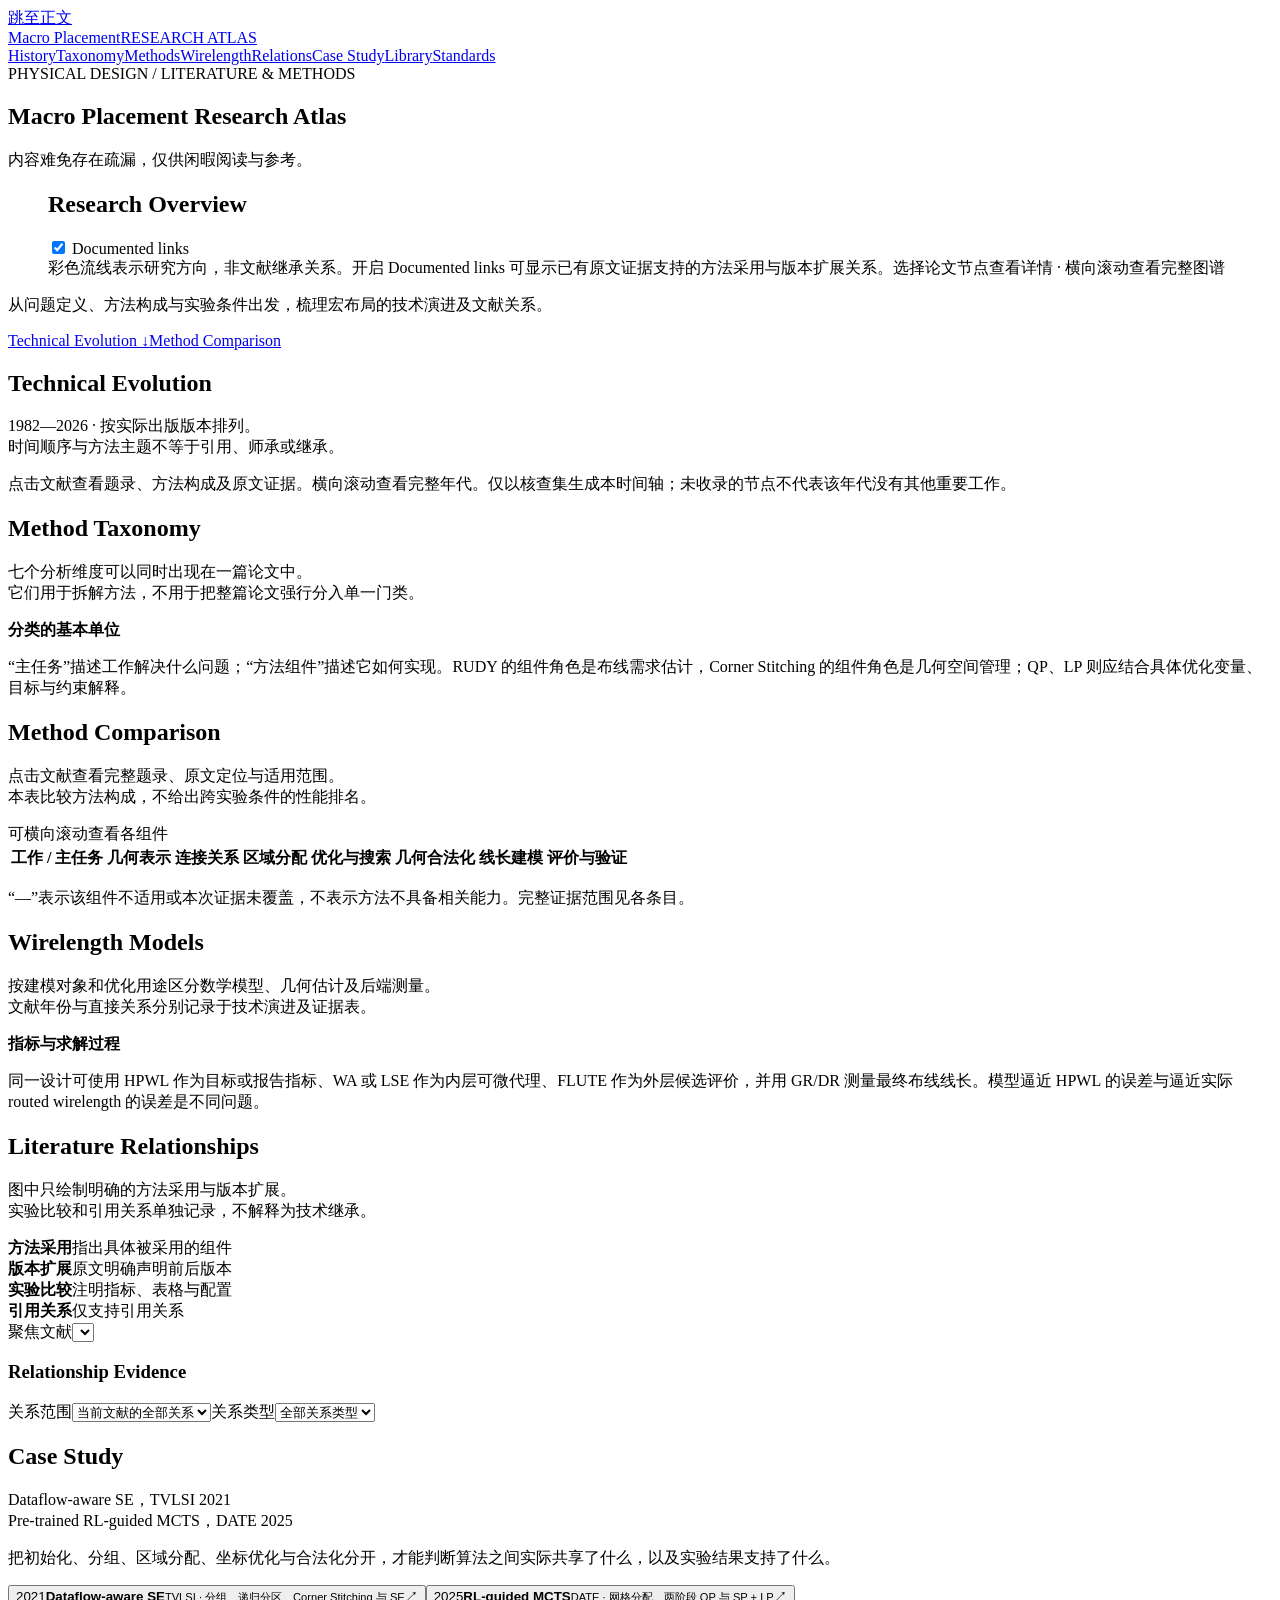
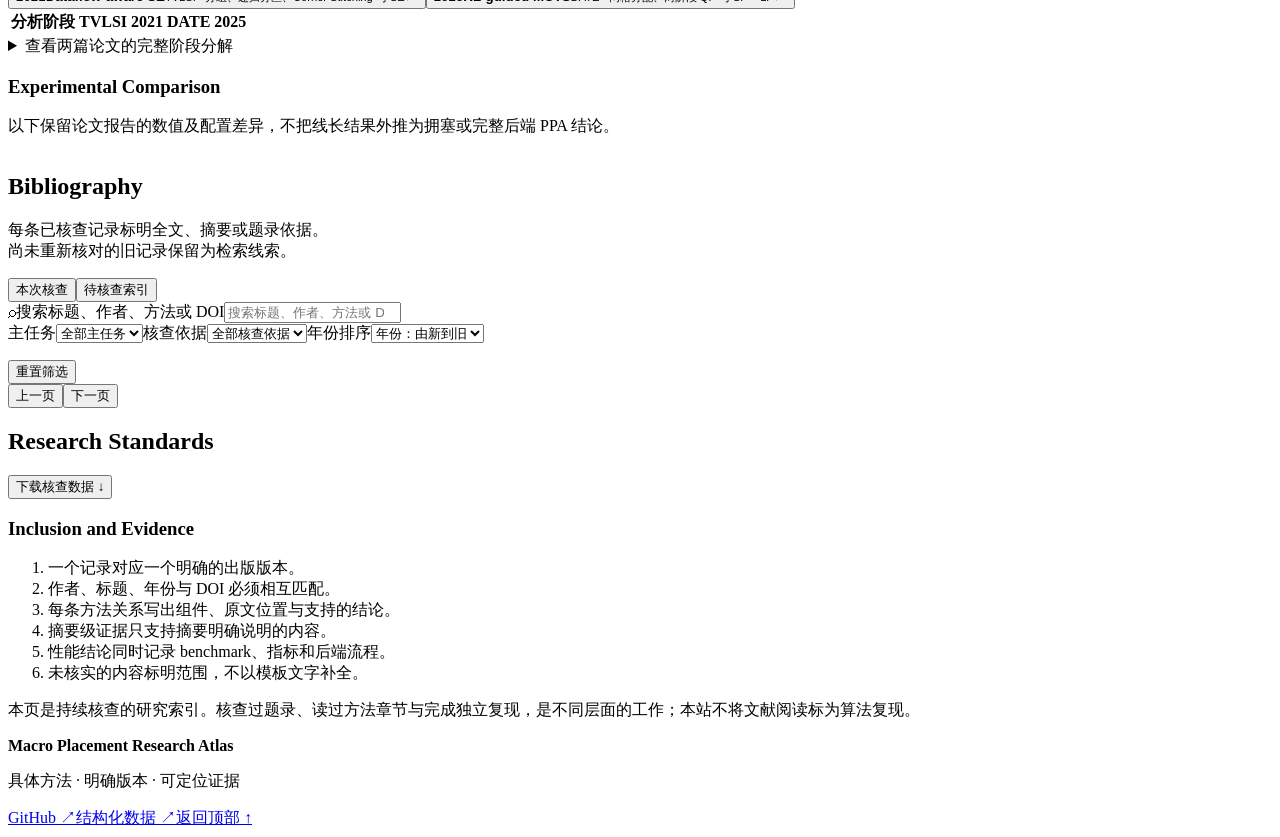
<file: src/template.html>
<!doctype html>
<html lang="zh-CN">
<head>
<meta charset="utf-8">
<meta name="viewport" content="width=device-width,initial-scale=1">
<meta name="description" content="宏布局研究图谱：按方法构成组织文献，以原文章节和实验条件核对技术关系。">
<meta name="color-scheme" content="light">
<title>Macro Placement Research Atlas</title>
<style>__STYLES__</style>
</head>
<body>
<a href="#main" class="skip-link">跳至正文</a>
<header class="masthead">
  <div class="top-inner">
    <a class="brand" href="#main" aria-label="宏布局研究图谱首页"><span class="brand-symbol" aria-hidden="true"><i></i><i></i><i></i></span><span>Macro Placement<span class="brand-sub">RESEARCH ATLAS</span></span></a>
    <nav aria-label="主导航"><a href="#history">History</a><a href="#taxonomy">Taxonomy</a><a href="#methods">Methods</a><a href="#wirelength">Wirelength</a><a href="#relations">Relations</a><a href="#comparison">Case Study</a><a href="#library">Library</a><a href="#revision">Standards</a></nav>
  </div>
</header>
<main id="main">
  <section class="hero page-width" aria-labelledby="page-title">
    <div class="hero-main"><div class="eyebrow">PHYSICAL DESIGN / LITERATURE &amp; METHODS</div><div class="title-line"><h1 id="page-title">Macro Placement Research Atlas</h1><p class="title-disclaimer">内容难免存在疏漏，仅供闲暇阅读与参考。</p></div></div>
    <figure class="research-overview" aria-labelledby="overview-title">
      <div class="overview-heading"><h2 id="overview-title">Research Overview</h2><label class="overview-toggle"><input type="checkbox" id="overview-evidence" checked> Documented links</label></div>
      <div id="overview-map" class="overview-scroll" tabindex="0" role="region" aria-label="Modern macro placement research directions, 2019–2026"></div>
      <figcaption class="overview-caption"><span>彩色流线表示研究方向，非文献继承关系。开启 Documented links 可显示已有原文证据支持的方法采用与版本扩展关系。</span><span>选择论文节点查看详情 · 横向滚动查看完整图谱</span></figcaption>
    </figure>
    <div class="hero-summary"><p class="hero-description">从问题定义、方法构成与实验条件出发，梳理宏布局的技术演进及文献关系。</p><div class="hero-actions"><a class="button primary" href="#history">Technical Evolution <span aria-hidden="true">↓</span></a><a class="button" href="#methods">Method Comparison</a></div></div>
  </section>
  <div class="page-width"><div class="coverage" id="coverage" aria-label="核查范围"></div><p class="coverage-note" id="coverage-note"></p></div>

  <section id="history" class="page-width section" aria-labelledby="history-title">
    <div class="section-heading"><div><h2 id="history-title">Technical Evolution</h2></div><p>1982—2026 · 按实际出版版本排列。<br>时间顺序与方法主题不等于引用、师承或继承。</p></div>
    <div id="history-atlas"></div>
    <p class="table-note">点击文献查看题录、方法构成及原文证据。横向滚动查看完整年代。仅以核查集生成本时间轴；未收录的节点不代表该年代没有其他重要工作。</p>
  </section>

  <section id="taxonomy" class="page-width section" aria-labelledby="taxonomy-title">
    <div class="section-heading"><div><h2 id="taxonomy-title">Method Taxonomy</h2></div><p>七个分析维度可以同时出现在一篇论文中。<br>它们用于拆解方法，不用于把整篇论文强行分入单一门类。</p></div>
    <div class="axis-grid" id="axes"></div>
    <div class="definition-note"><strong>分类的基本单位</strong><p>“主任务”描述工作解决什么问题；“方法组件”描述它如何实现。RUDY 的组件角色是布线需求估计，Corner Stitching 的组件角色是几何空间管理；QP、LP 则应结合具体优化变量、目标与约束解释。</p></div>
  </section>

  <section id="methods" class="page-width section" aria-labelledby="methods-title">
    <div class="section-heading"><div><h2 id="methods-title">Method Comparison</h2></div><p>点击文献查看完整题录、原文定位与适用范围。<br>本表比较方法构成，不给出跨实验条件的性能排名。</p></div>
    <div class="toolbar matrix-toolbar"><div class="segmented" id="matrix-tabs" role="group" aria-label="方法表主题"></div><span class="quiet">可横向滚动查看各组件</span></div>
    <div class="table-frame" tabindex="0" role="region" aria-label="方法构成对照表，可横向滚动"><table class="method-table"><thead><tr><th scope="col">工作 / 主任务</th><th scope="col">几何表示</th><th scope="col">连接关系</th><th scope="col">区域分配</th><th scope="col">优化与搜索</th><th scope="col">几何合法化</th><th scope="col">线长建模</th><th scope="col">评价与验证</th></tr></thead><tbody id="matrix-body"></tbody></table></div>
    <p class="table-note">“—”表示该组件不适用或本次证据未覆盖，不表示方法不具备相关能力。完整证据范围见各条目。</p>
  </section>

  <section id="wirelength" class="page-width section" aria-labelledby="wirelength-title">
 <div class="section-heading"><div><h2 id="wirelength-title">Wirelength Models</h2></div><p>按建模对象和优化用途区分数学模型、几何估计及后端测量。<br>文献年份与直接关系分别记录于技术演进及证据表。</p></div>
 <div id="wirelength-models"></div>
 <div class="definition-note"><strong>指标与求解过程</strong><p>同一设计可使用 HPWL 作为目标或报告指标、WA 或 LSE 作为内层可微代理、FLUTE 作为外层候选评价，并用 GR/DR 测量最终布线线长。模型逼近 HPWL 的误差与逼近实际 routed wirelength 的误差是不同问题。</p></div>
 </section>
 <section id="relations" class="page-width section" aria-labelledby="relations-title">
    <div class="section-heading"><div><h2 id="relations-title">Literature Relationships</h2></div><p>图中只绘制明确的方法采用与版本扩展。<br>实验比较和引用关系单独记录，不解释为技术继承。</p></div>
    <div class="relation-definitions"><div><span class="relation-key adopt"></span><strong>方法采用</strong><span>指出具体被采用的组件</span></div><div><span class="relation-key extend"></span><strong>版本扩展</strong><span>原文明确声明前后版本</span></div><div><span class="relation-key compare"></span><strong>实验比较</strong><span>注明指标、表格与配置</span></div><div><span class="relation-key cite"></span><strong>引用关系</strong><span>仅支持引用关系</span></div></div>
    <div class="graph-controls"><label for="graph-focus">聚焦文献</label><select id="graph-focus"></select><span class="quiet" id="graph-explanation"></span></div>
    <div class="graph-frame" id="graph-frame" role="region" aria-label="文献关系图"></div>
    <div class="relationship-table-head"><h3>Relationship Evidence</h3><div class="filters-inline"><label for="relation-scope" class="sr-only">关系范围</label><select id="relation-scope"><option value="focus">当前文献的全部关系</option><option value="all">全部已核对关系</option></select><label for="relation-type" class="sr-only">关系类型</label><select id="relation-type"><option value="all">全部关系类型</option><option value="adopts">方法采用</option><option value="extends">版本扩展</option><option value="compares">实验比较</option><option value="cites">引用关系</option></select></div></div>
    <div id="relation-list" class="relation-list"></div>
  </section>

  <section id="comparison" class="comparison-section" aria-labelledby="comparison-title"><div class="page-width">
    <div class="section-heading"><div><h2 id="comparison-title">Case Study</h2></div><p>Dataflow-aware SE，TVLSI 2021<br>Pre-trained RL-guided MCTS，DATE 2025</p></div>
    <p class="section-intro">把初始化、分组、区域分配、坐标优化与合法化分开，才能判断算法之间实际共享了什么，以及实验结果支持了什么。</p>
    <div class="paper-pair-head"><button data-open="MC070"><span class="pair-year">2021</span><span><strong>Dataflow-aware SE</strong><small>TVLSI · 分组、递归分区、Corner Stitching 与 SE</small></span><span aria-hidden="true">↗</span></button><button data-open="MCTS25"><span class="pair-year">2025</span><span><strong>RL-guided MCTS</strong><small>DATE · 网格分配、两阶段 QP 与 SP + LP</small></span><span aria-hidden="true">↗</span></button></div>
    <div class="table-frame"><table class="pair-table"><thead><tr><th scope="col">分析阶段</th><th scope="col">TVLSI 2021</th><th scope="col">DATE 2025</th></tr></thead><tbody id="pair-body"></tbody></table></div>
    <div class="technical-note" id="qp-note"></div>
    <details class="pipeline-details"><summary>查看两篇论文的完整阶段分解</summary><div class="pipeline-columns" id="pipeline-columns"></div></details>
    <div class="experiment-heading"><h3>Experimental Comparison</h3><p>以下保留论文报告的数值及配置差异，不把线长结果外推为拥塞或完整后端 PPA 结论。</p></div>
    <div class="table-frame"><table class="experiment-table"><thead id="experiment-head"></thead><tbody id="experiment-body"></tbody></table></div>
    <div class="experiment-notes" id="experiment-notes"></div>
    <div class="comparison-sources" id="comparison-sources"></div>
  </div></section>

  <section id="library" class="page-width section" aria-labelledby="library-title">
    <div class="section-heading"><div><h2 id="library-title">Bibliography</h2></div><p>每条已核查记录标明全文、摘要或题录依据。<br>尚未重新核对的旧记录保留为检索线索。</p></div>
    <div class="library-tabs" role="tablist" aria-label="文献核查状态"><button id="tab-reviewed" role="tab" aria-selected="true" aria-controls="library-panel" data-library="reviewed">本次核查 <span id="count-reviewed"></span></button><button id="tab-pending" role="tab" aria-selected="false" aria-controls="library-panel" data-library="pending" tabindex="-1">待核查索引 <span id="count-pending"></span></button></div>
    <div id="library-panel" role="tabpanel" aria-labelledby="tab-reviewed">
      <div class="search-toolbar"><div class="search-field"><span aria-hidden="true">⌕</span><label class="sr-only" for="paper-search">搜索标题、作者、方法或 DOI</label><input id="paper-search" type="search" placeholder="搜索标题、作者、方法或 DOI" autocomplete="off"></div><label class="sr-only" for="role-filter">主任务</label><select id="role-filter"><option value="all">全部主任务</option></select><label class="sr-only" for="access-filter">核查依据</label><select id="access-filter"><option value="all">全部核查依据</option><option value="fulltext">原文方法核查</option><option value="abstract">官方摘要核查</option><option value="metadata">题录核查</option><option value="documentation">官方文档核查</option></select><label class="sr-only" for="year-sort">年份排序</label><select id="year-sort"><option value="desc">年份：由新到旧</option><option value="asc">年份：由旧到新</option></select></div>
      <div class="library-state"><p id="library-result" aria-live="polite"></p><button class="text-button" id="reset-filters">重置筛选</button></div>
      <div class="pending-note" id="pending-note" hidden>此处保留旧版的题名与来源线索。原有的技术分类、方法描述、证据等级及谱系连线已撤出；未经本次核查的题录和发表状态仍可能需要修正。</div>
      <div id="paper-list" class="paper-list"></div>
      <div class="pagination"><button class="button" id="page-prev">上一页</button><span id="page-info"></span><button class="button" id="page-next">下一页</button></div>
    </div>
  </section>

  <section id="revision" class="page-width section revision-section" aria-labelledby="revision-title"><div class="section-heading"><div><h2 id="revision-title">Research Standards</h2></div><button class="button" id="download-data">下载核查数据 <span aria-hidden="true">↓</span></button></div><div class="standards-layout"><aside class="standards"><h3>Inclusion and Evidence</h3><ol><li>一个记录对应一个明确的出版版本。</li><li>作者、标题、年份与 DOI 必须相互匹配。</li><li>每条方法关系写出组件、原文位置与支持的结论。</li><li>摘要级证据只支持摘要明确说明的内容。</li><li>性能结论同时记录 benchmark、指标和后端流程。</li><li>未核实的内容标明范围，不以模板文字补全。</li></ol><p>本页是持续核查的研究索引。核查过题录、读过方法章节与完成独立复现，是不同层面的工作；本站不将文献阅读标为算法复现。</p></aside></div></section>
</main>
<footer><div class="page-width footer-inner"><div><strong>Macro Placement Research Atlas</strong><p>具体方法 · 明确版本 · 可定位证据</p></div><div><a href="https://github.com/pc666/macro-research-atlas" target="_blank" rel="noopener noreferrer">GitHub ↗</a><a href="data/atlas.json" target="_blank" rel="noopener noreferrer">结构化数据 ↗</a><a href="#main">返回顶部 ↑</a></div></div></footer>
<dialog id="paper-dialog" aria-labelledby="dialog-title"><div class="dialog-shell"><div class="dialog-tools"><span id="dialog-kicker"></span><button id="close-dialog" class="close-button" aria-label="关闭文献详情">×</button></div><div id="dialog-content"></div></div></dialog>
<div class="toast" id="toast" role="status" aria-live="polite" hidden></div>
<script id="atlas-data" type="application/json">__DATA__</script>
<script>__APP__</script>
</body></html>
</file>
